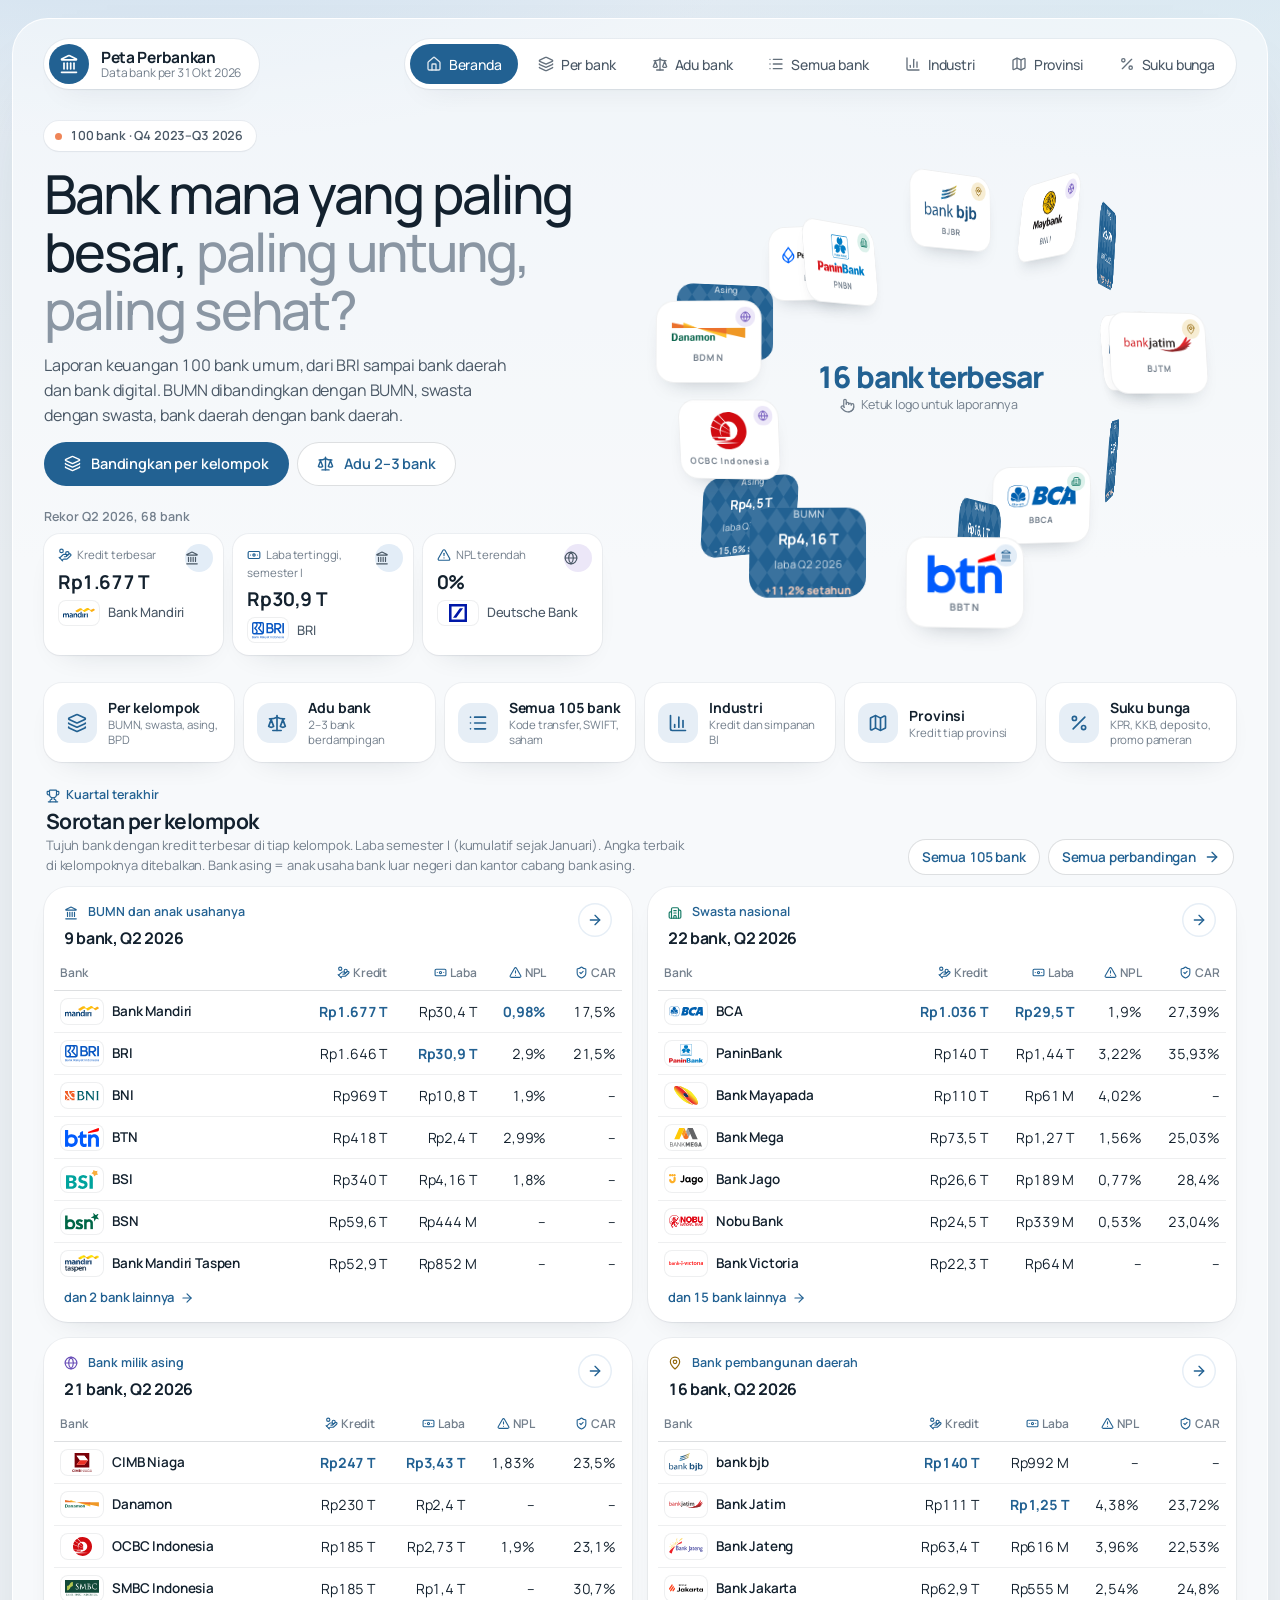
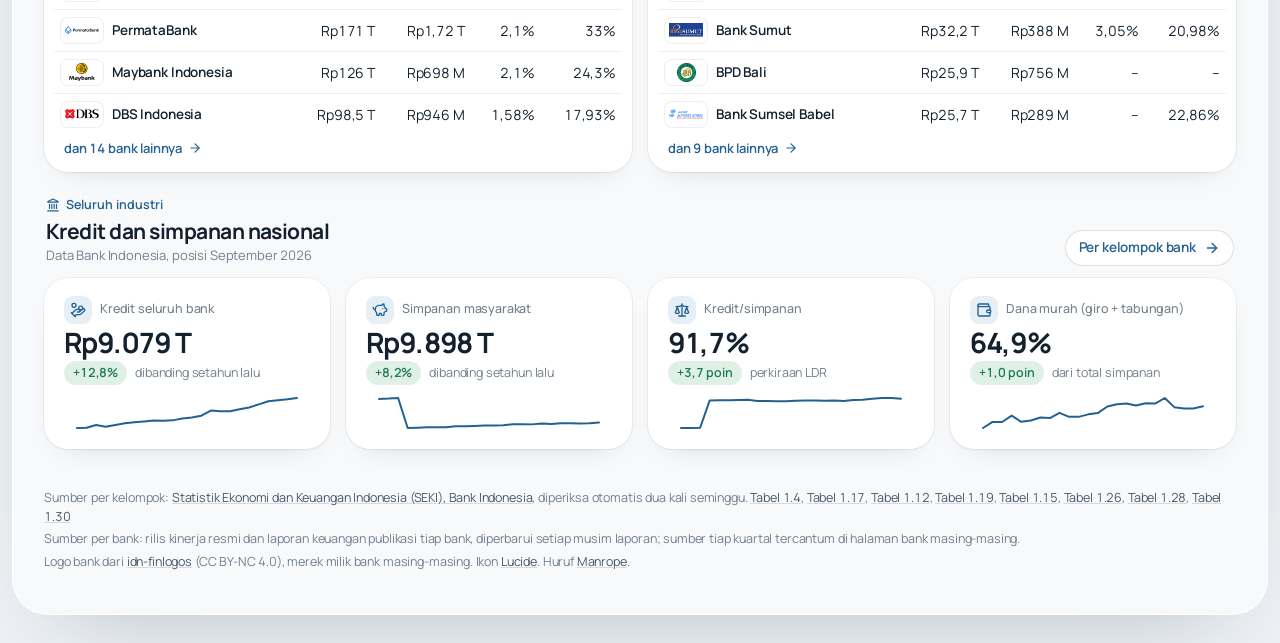
<file: index.html>
<!doctype html>
<html lang="id">
<head>
  <meta charset="utf-8">
  <meta name="viewport" content="width=device-width, initial-scale=1, viewport-fit=cover">
  <title>Peta Perbankan Indonesia</title>
  <meta name="description" content="Laporan keuangan BRI, Mandiri, BNI, BCA, dan bank besar lain per kuartal, dibandingkan dalam kelompoknya, plus kredit, simpanan, dan suku bunga seluruh industri dari Bank Indonesia.">
  <meta name="theme-color" content="#E2EBF3">
  <link rel="icon" href="icon.svg" type="image/svg+xml">
  <link rel="preload" href="manrope.woff2" as="font" type="font/woff2" crossorigin>
  <link rel="stylesheet" href="base.css">
  <link rel="stylesheet" href="style.css">
</head>
<body data-page="beranda">
  <div class="frame">
  <header class="top">
    <a class="brand" href="./">
      <span class="brand-mark"><svg class="lc" viewBox="0 0 24 24" fill="none" stroke="currentColor" stroke-width="2" stroke-linecap="round" stroke-linejoin="round" aria-hidden="true"><path d="M10 18v-7"/><path d="M11.119 2.205a2 2 0 0 1 1.762 0l7.84 3.846A.5.5 0 0 1 20.5 7h-17a.5.5 0 0 1-.22-.949z"/><path d="M14 18v-7"/><path d="M18 18v-7"/><path d="M3 22h18"/><path d="M6 18v-7"/></svg></span>
      <span class="brand-text"><b>Peta Perbankan</b><span id="updated">Memuat data…</span></span>
    </a>
    <nav class="top-nav" aria-label="Halaman">
      <a href="./" aria-current="page"><svg class="lc" viewBox="0 0 24 24" fill="none" stroke="currentColor" stroke-width="2" stroke-linecap="round" stroke-linejoin="round" aria-hidden="true"><path d="M15 21v-8a1 1 0 0 0-1-1h-4a1 1 0 0 0-1 1v8"/><path d="M3 10a2 2 0 0 1 .709-1.528l7-6a2 2 0 0 1 2.582 0l7 6A2 2 0 0 1 21 10v9a2 2 0 0 1-2 2H5a2 2 0 0 1-2-2z"/></svg><span>Beranda</span></a>
      <a href="bank.html"><svg class="lc" viewBox="0 0 24 24" fill="none" stroke="currentColor" stroke-width="2" stroke-linecap="round" stroke-linejoin="round" aria-hidden="true"><path d="M12.83 2.18a2 2 0 0 0-1.66 0L2.6 6.08a1 1 0 0 0 0 1.83l8.58 3.91a2 2 0 0 0 1.66 0l8.58-3.9a1 1 0 0 0 0-1.83z"/><path d="M2 12a1 1 0 0 0 .58.91l8.6 3.91a2 2 0 0 0 1.65 0l8.58-3.9A1 1 0 0 0 22 12"/><path d="M2 17a1 1 0 0 0 .58.91l8.6 3.91a2 2 0 0 0 1.65 0l8.58-3.9A1 1 0 0 0 22 17"/></svg><span>Per bank</span></a>
      <a href="banding.html"><svg class="lc" viewBox="0 0 24 24" fill="none" stroke="currentColor" stroke-width="2" stroke-linecap="round" stroke-linejoin="round" aria-hidden="true"><path d="M12 3v18"/><path d="m19 8 3 8a5 5 0 0 1-6 0zV7"/><path d="M3 7h1a17 17 0 0 0 8-2 17 17 0 0 0 8 2h1"/><path d="m5 8 3 8a5 5 0 0 1-6 0zV7"/><path d="M7 21h10"/></svg><span>Adu bank</span></a>
      <a href="daftar.html"><svg class="lc" viewBox="0 0 24 24" fill="none" stroke="currentColor" stroke-width="2" stroke-linecap="round" stroke-linejoin="round" aria-hidden="true"><path d="M3 5h.01"/><path d="M3 12h.01"/><path d="M3 19h.01"/><path d="M8 5h13"/><path d="M8 12h13"/><path d="M8 19h13"/></svg><span>Semua bank</span></a>
      <a href="industri.html"><svg class="lc" viewBox="0 0 24 24" fill="none" stroke="currentColor" stroke-width="2" stroke-linecap="round" stroke-linejoin="round" aria-hidden="true"><path d="M3 3v16a2 2 0 0 0 2 2h16"/><path d="M18 17V9"/><path d="M13 17V5"/><path d="M8 17v-3"/></svg><span>Industri</span></a>
      <a href="provinsi.html"><svg class="lc" viewBox="0 0 24 24" fill="none" stroke="currentColor" stroke-width="2" stroke-linecap="round" stroke-linejoin="round" aria-hidden="true"><path d="M14.106 5.553a2 2 0 0 0 1.788 0l3.659-1.83A1 1 0 0 1 21 4.619v12.764a1 1 0 0 1-.553.894l-4.553 2.277a2 2 0 0 1-1.788 0l-4.212-2.106a2 2 0 0 0-1.788 0l-3.659 1.83A1 1 0 0 1 3 19.381V6.618a1 1 0 0 1 .553-.894l4.553-2.277a2 2 0 0 1 1.788 0z"/><path d="M15 5.764v15"/><path d="M9 3.236v15"/></svg><span>Provinsi</span></a>
      <a href="bunga.html"><svg class="lc" viewBox="0 0 24 24" fill="none" stroke="currentColor" stroke-width="2" stroke-linecap="round" stroke-linejoin="round" aria-hidden="true"><line x1="19" x2="5" y1="5" y2="19"/><circle cx="6.5" cy="6.5" r="2.5"/><circle cx="17.5" cy="17.5" r="2.5"/></svg><span>Suku bunga</span></a>
    </nav>
  </header>

  <main class="main">
    <section class="hero" id="orbit" aria-label="Bank yang dibandingkan">
      <div class="hero-copy">
        <span class="eyebrow"><i class="dot"></i><span id="bank-eyebrow">Laporan keuangan tiap bank</span></span>
        <h1 class="display">Bank mana yang paling besar, <span class="soft">paling untung, paling sehat?</span></h1>
        <p class="lede">Laporan keuangan <span id="hero-nbank">64</span> bank umum, dari BRI sampai bank daerah dan bank digital. BUMN dibandingkan dengan BUMN, swasta dengan swasta, bank daerah dengan bank daerah.</p>
        <div class="hero-actions"><a class="btn dark" href="bank.html"><svg class="lc" viewBox="0 0 24 24" fill="none" stroke="currentColor" stroke-width="2" stroke-linecap="round" stroke-linejoin="round" aria-hidden="true"><path d="M12.83 2.18a2 2 0 0 0-1.66 0L2.6 6.08a1 1 0 0 0 0 1.83l8.58 3.91a2 2 0 0 0 1.66 0l8.58-3.9a1 1 0 0 0 0-1.83z"/><path d="M2 12a1 1 0 0 0 .58.91l8.6 3.91a2 2 0 0 0 1.65 0l8.58-3.9A1 1 0 0 0 22 12"/><path d="M2 17a1 1 0 0 0 .58.91l8.6 3.91a2 2 0 0 0 1.65 0l8.58-3.9A1 1 0 0 0 22 17"/></svg>Bandingkan per kelompok</a><a class="btn light" href="banding.html"><svg class="lc" viewBox="0 0 24 24" fill="none" stroke="currentColor" stroke-width="2" stroke-linecap="round" stroke-linejoin="round" aria-hidden="true"><path d="M12 3v18"/><path d="m19 8 3 8a5 5 0 0 1-6 0zV7"/><path d="M3 7h1a17 17 0 0 0 8-2 17 17 0 0 0 8 2h1"/><path d="m5 8 3 8a5 5 0 0 1-6 0zV7"/><path d="M7 21h10"/></svg>Adu 2–3 bank</a></div>
        <div class="facts needs-bank">
          <span class="facts-label">Rekor <span id="hero-facts-q">kuartal terakhir</span></span>
          <div class="fact-row" id="hero-facts"></div>
        </div>
      </div>
      <div class="orbit-wrap needs-bank">
        <div class="orbit-core" id="orbit-core"><b id="orbit-count">20 bank terbesar</b><span><svg class="lc" viewBox="0 0 24 24" fill="none" stroke="currentColor" stroke-width="2" stroke-linecap="round" stroke-linejoin="round" aria-hidden="true"><path d="M22 14a8 8 0 0 1-8 8"/><path d="M18 11v-1a2 2 0 0 0-2-2a2 2 0 0 0-2 2"/><path d="M14 10V9a2 2 0 0 0-2-2a2 2 0 0 0-2 2v1"/><path d="M10 9.5V4a2 2 0 0 0-2-2a2 2 0 0 0-2 2v10"/><path d="M18 11a2 2 0 1 1 4 0v3a8 8 0 0 1-8 8h-2c-2.8 0-4.5-.86-5.99-2.34l-3.6-3.6a2 2 0 0 1 2.83-2.82L7 15"/></svg>Ketuk logo untuk laporannya</span></div>
        <div class="orbit-field" id="orbit-field"></div>
      </div>
    </section>

    <nav class="explore" aria-label="Jelajahi">
      <a class="ex" href="bank.html"><span class="ex-ic"><svg class="lc" viewBox="0 0 24 24" fill="none" stroke="currentColor" stroke-width="2" stroke-linecap="round" stroke-linejoin="round" aria-hidden="true"><path d="M12.83 2.18a2 2 0 0 0-1.66 0L2.6 6.08a1 1 0 0 0 0 1.83l8.58 3.91a2 2 0 0 0 1.66 0l8.58-3.9a1 1 0 0 0 0-1.83z"/><path d="M2 12a1 1 0 0 0 .58.91l8.6 3.91a2 2 0 0 0 1.65 0l8.58-3.9A1 1 0 0 0 22 12"/><path d="M2 17a1 1 0 0 0 .58.91l8.6 3.91a2 2 0 0 0 1.65 0l8.58-3.9A1 1 0 0 0 22 17"/></svg></span><span class="ex-t"><b>Per kelompok</b><small>BUMN, swasta, asing, BPD</small></span><svg class="lc ex-go" viewBox="0 0 24 24" fill="none" stroke="currentColor" stroke-width="2" stroke-linecap="round" stroke-linejoin="round" aria-hidden="true"><path d="M7 7h10v10"/><path d="M7 17 17 7"/></svg></a>
      <a class="ex" href="banding.html"><span class="ex-ic"><svg class="lc" viewBox="0 0 24 24" fill="none" stroke="currentColor" stroke-width="2" stroke-linecap="round" stroke-linejoin="round" aria-hidden="true"><path d="M12 3v18"/><path d="m19 8 3 8a5 5 0 0 1-6 0zV7"/><path d="M3 7h1a17 17 0 0 0 8-2 17 17 0 0 0 8 2h1"/><path d="m5 8 3 8a5 5 0 0 1-6 0zV7"/><path d="M7 21h10"/></svg></span><span class="ex-t"><b>Adu bank</b><small>2–3 bank berdampingan</small></span><svg class="lc ex-go" viewBox="0 0 24 24" fill="none" stroke="currentColor" stroke-width="2" stroke-linecap="round" stroke-linejoin="round" aria-hidden="true"><path d="M7 7h10v10"/><path d="M7 17 17 7"/></svg></a>
      <a class="ex" href="daftar.html"><span class="ex-ic"><svg class="lc" viewBox="0 0 24 24" fill="none" stroke="currentColor" stroke-width="2" stroke-linecap="round" stroke-linejoin="round" aria-hidden="true"><path d="M3 5h.01"/><path d="M3 12h.01"/><path d="M3 19h.01"/><path d="M8 5h13"/><path d="M8 12h13"/><path d="M8 19h13"/></svg></span><span class="ex-t"><b>Semua 105 bank</b><small>Kode transfer, SWIFT, saham</small></span><svg class="lc ex-go" viewBox="0 0 24 24" fill="none" stroke="currentColor" stroke-width="2" stroke-linecap="round" stroke-linejoin="round" aria-hidden="true"><path d="M7 7h10v10"/><path d="M7 17 17 7"/></svg></a>
      <a class="ex" href="industri.html"><span class="ex-ic"><svg class="lc" viewBox="0 0 24 24" fill="none" stroke="currentColor" stroke-width="2" stroke-linecap="round" stroke-linejoin="round" aria-hidden="true"><path d="M3 3v16a2 2 0 0 0 2 2h16"/><path d="M18 17V9"/><path d="M13 17V5"/><path d="M8 17v-3"/></svg></span><span class="ex-t"><b>Industri</b><small>Kredit dan simpanan BI</small></span><svg class="lc ex-go" viewBox="0 0 24 24" fill="none" stroke="currentColor" stroke-width="2" stroke-linecap="round" stroke-linejoin="round" aria-hidden="true"><path d="M7 7h10v10"/><path d="M7 17 17 7"/></svg></a>
      <a class="ex" href="provinsi.html"><span class="ex-ic"><svg class="lc" viewBox="0 0 24 24" fill="none" stroke="currentColor" stroke-width="2" stroke-linecap="round" stroke-linejoin="round" aria-hidden="true"><path d="M14.106 5.553a2 2 0 0 0 1.788 0l3.659-1.83A1 1 0 0 1 21 4.619v12.764a1 1 0 0 1-.553.894l-4.553 2.277a2 2 0 0 1-1.788 0l-4.212-2.106a2 2 0 0 0-1.788 0l-3.659 1.83A1 1 0 0 1 3 19.381V6.618a1 1 0 0 1 .553-.894l4.553-2.277a2 2 0 0 1 1.788 0z"/><path d="M15 5.764v15"/><path d="M9 3.236v15"/></svg></span><span class="ex-t"><b>Provinsi</b><small>Kredit tiap provinsi</small></span><svg class="lc ex-go" viewBox="0 0 24 24" fill="none" stroke="currentColor" stroke-width="2" stroke-linecap="round" stroke-linejoin="round" aria-hidden="true"><path d="M7 7h10v10"/><path d="M7 17 17 7"/></svg></a>
      <a class="ex" href="bunga.html"><span class="ex-ic"><svg class="lc" viewBox="0 0 24 24" fill="none" stroke="currentColor" stroke-width="2" stroke-linecap="round" stroke-linejoin="round" aria-hidden="true"><line x1="19" x2="5" y1="5" y2="19"/><circle cx="6.5" cy="6.5" r="2.5"/><circle cx="17.5" cy="17.5" r="2.5"/></svg></span><span class="ex-t"><b>Suku bunga</b><small>KPR, KKB, deposito, promo pameran</small></span><svg class="lc ex-go" viewBox="0 0 24 24" fill="none" stroke="currentColor" stroke-width="2" stroke-linecap="round" stroke-linejoin="round" aria-hidden="true"><path d="M7 7h10v10"/><path d="M7 17 17 7"/></svg></a>
    </nav>

    <div id="banner" class="banner" hidden></div>

    <section class="sect needs-bank" aria-labelledby="sorotan-h">
      <div class="sect-head">
        <div><span class="kicker"><svg class="lc" viewBox="0 0 24 24" fill="none" stroke="currentColor" stroke-width="2" stroke-linecap="round" stroke-linejoin="round" aria-hidden="true"><path d="M10 14.66V17a1 1 0 0 1-1 1 2 2 0 0 0-2 2v2"/><path d="M14 14.66V17a1 1 0 0 0 1 1 2 2 0 0 1 2 2v2"/><path d="M17.916 10H19.5A2.5 2.5 0 0 0 22 7.5V5a1 1 0 0 0-1-1h-3"/><path d="M4 22h16"/><path d="M6 9a6 6 0 0 0 12 0V3a1 1 0 0 0-1-1H7a1 1 0 0 0-1 1z"/><path d="M6.084 10H4.5A2.5 2.5 0 0 1 2 7.5V5a1 1 0 0 1 1-1h3"/></svg>Kuartal terakhir</span><h2 id="sorotan-h">Sorotan per kelompok</h2><p id="sorotan-sub"></p></div>
        <div class="sect-actions"><a class="btn light sm" href="daftar.html">Semua 105 bank</a><a class="btn light sm" href="bank.html">Semua perbandingan <svg class="lc" viewBox="0 0 24 24" fill="none" stroke="currentColor" stroke-width="2" stroke-linecap="round" stroke-linejoin="round" aria-hidden="true"><path d="M5 12h14"/><path d="m12 5 7 7-7 7"/></svg></a></div>
      </div>
      <div class="grid two so-grid" id="sorotan"></div>
    </section>

    <section class="sect seki" aria-labelledby="industri-h">
      <div class="sect-head">
        <div><span class="kicker"><svg class="lc" viewBox="0 0 24 24" fill="none" stroke="currentColor" stroke-width="2" stroke-linecap="round" stroke-linejoin="round" aria-hidden="true"><path d="M10 18v-7"/><path d="M11.119 2.205a2 2 0 0 1 1.762 0l7.84 3.846A.5.5 0 0 1 20.5 7h-17a.5.5 0 0 1-.22-.949z"/><path d="M14 18v-7"/><path d="M18 18v-7"/><path d="M3 22h18"/><path d="M6 18v-7"/></svg>Seluruh industri</span><h2 id="industri-h">Kredit dan simpanan nasional</h2><p id="eyebrow">Data Bank Indonesia</p></div>
        <a class="btn light sm" href="industri.html">Per kelompok bank <svg class="lc" viewBox="0 0 24 24" fill="none" stroke="currentColor" stroke-width="2" stroke-linecap="round" stroke-linejoin="round" aria-hidden="true"><path d="M5 12h14"/><path d="m12 5 7 7-7 7"/></svg></a>
      </div>
      <div class="grid four" id="stats">
      <div class="card stat"><div class="skeleton" style="height:96px"></div></div>
      <div class="card stat"><div class="skeleton" style="height:96px"></div></div>
      <div class="card stat"><div class="skeleton" style="height:96px"></div></div>
      <div class="card stat"><div class="skeleton" style="height:96px"></div></div>
      </div>
    </section>
  </main>

  <footer class="foot">
    <span>Sumber per kelompok: <a href="https://www.bi.go.id/id/statistik/ekonomi-keuangan/seki/default.aspx" target="_blank" rel="noopener">Statistik Ekonomi dan Keuangan Indonesia (SEKI), Bank Indonesia</a>, diperiksa otomatis dua kali seminggu. <span id="src-list"></span></span>
    <span>Sumber per bank: rilis kinerja resmi dan laporan keuangan publikasi tiap bank, diperbarui setiap musim laporan; sumber tiap kuartal tercantum di halaman bank masing-masing.</span>
    <span>Logo bank dari <a href="https://github.com/hafidznoor/idn-finlogos" target="_blank" rel="noopener">idn-finlogos</a> (CC BY-NC 4.0), merek milik bank masing-masing. Ikon <a href="https://lucide.dev" target="_blank" rel="noopener">Lucide</a>. Huruf <a href="https://github.com/sharanda/manrope" target="_blank" rel="noopener">Manrope</a>.</span>
  </footer>
  </div>

  <script type="module" src="app.js"></script>
</body>
</html>
</file>
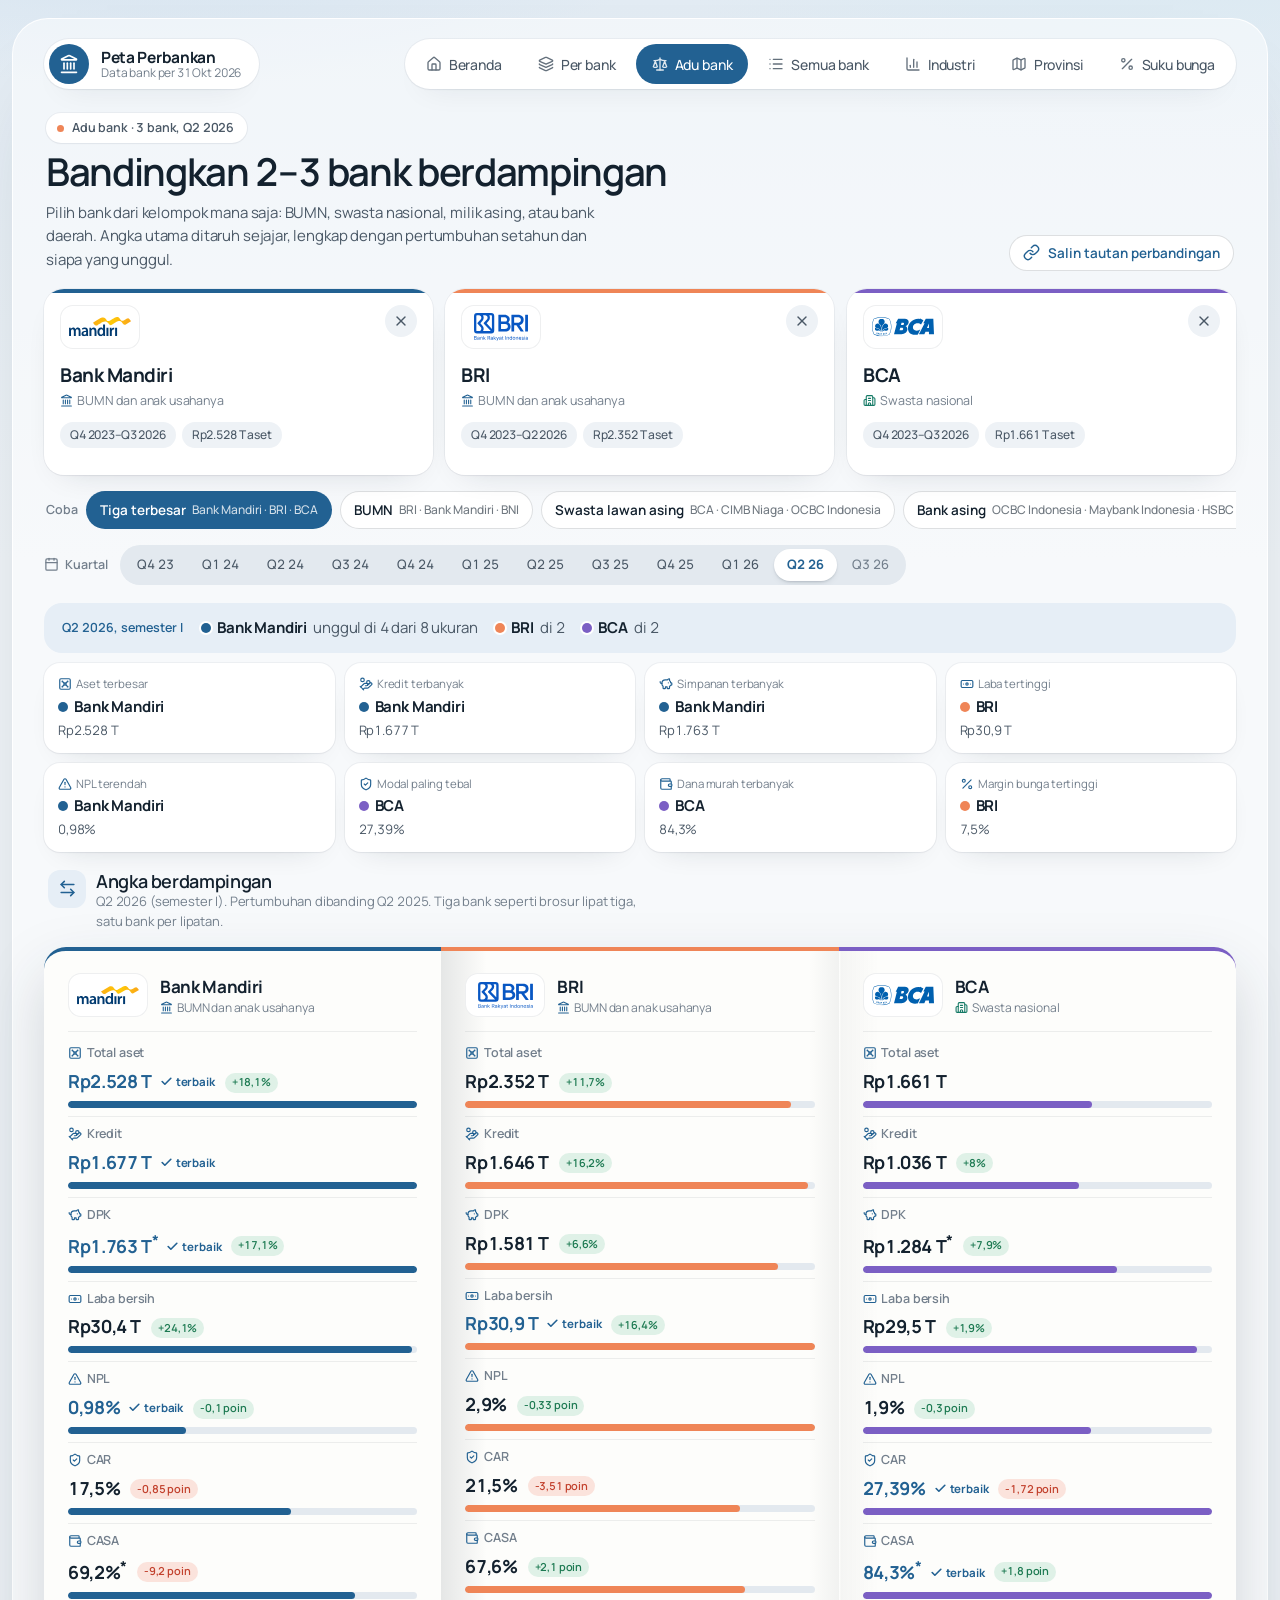
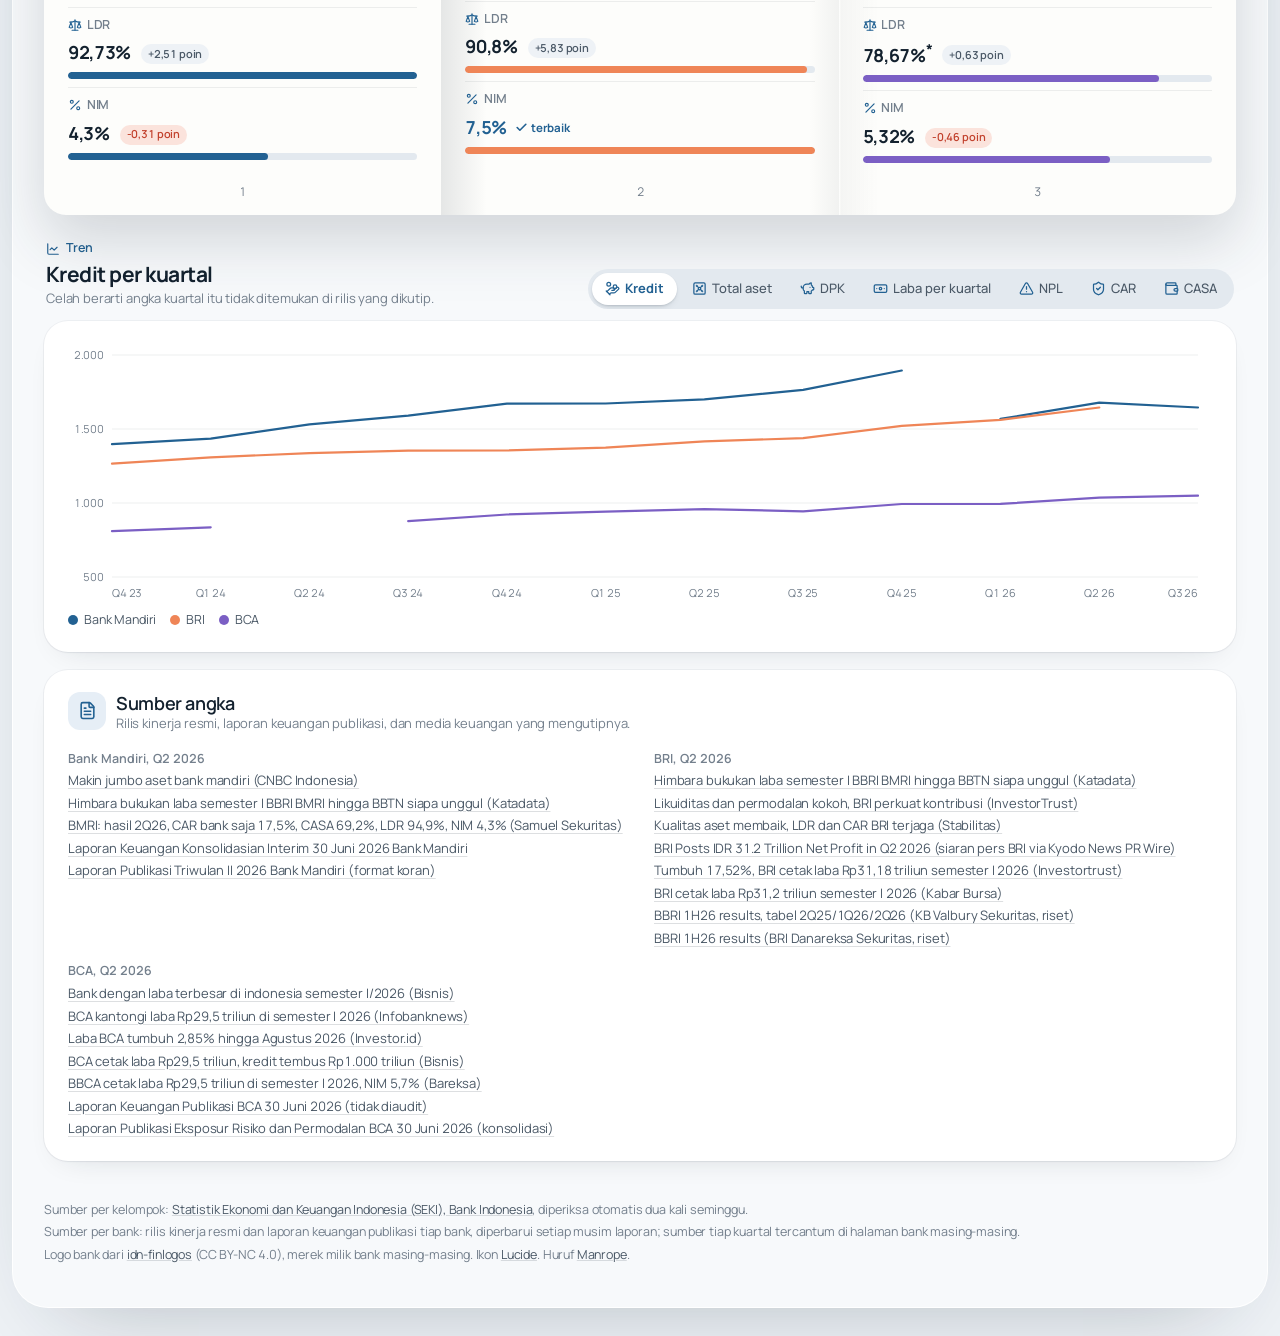
<file: banding.html>
<!doctype html>
<html lang="id">
<head>
  <meta charset="utf-8">
  <meta name="viewport" content="width=device-width, initial-scale=1, viewport-fit=cover">
  <title>Adu 2–3 bank · Peta Perbankan</title>
  <meta name="description" content="Bandingkan dua atau tiga bank mana saja secara berdampingan: aset, kredit, DPK, laba, NPL, CAR, CASA, LDR, dan NIM per kuartal.">
  <meta name="theme-color" content="#E2EBF3">
  <link rel="icon" href="icon.svg" type="image/svg+xml">
  <link rel="preload" href="manrope.woff2" as="font" type="font/woff2" crossorigin>
  <link rel="stylesheet" href="base.css">
  <link rel="stylesheet" href="style.css">
</head>
<body data-page="banding">
  <div class="frame">
  <header class="top">
    <a class="brand" href="./">
      <span class="brand-mark"><svg class="lc" viewBox="0 0 24 24" fill="none" stroke="currentColor" stroke-width="2" stroke-linecap="round" stroke-linejoin="round" aria-hidden="true"><path d="M10 18v-7"/><path d="M11.119 2.205a2 2 0 0 1 1.762 0l7.84 3.846A.5.5 0 0 1 20.5 7h-17a.5.5 0 0 1-.22-.949z"/><path d="M14 18v-7"/><path d="M18 18v-7"/><path d="M3 22h18"/><path d="M6 18v-7"/></svg></span>
      <span class="brand-text"><b>Peta Perbankan</b><span id="updated">Memuat data…</span></span>
    </a>
    <nav class="top-nav" aria-label="Halaman">
      <a href="./"><svg class="lc" viewBox="0 0 24 24" fill="none" stroke="currentColor" stroke-width="2" stroke-linecap="round" stroke-linejoin="round" aria-hidden="true"><path d="M15 21v-8a1 1 0 0 0-1-1h-4a1 1 0 0 0-1 1v8"/><path d="M3 10a2 2 0 0 1 .709-1.528l7-6a2 2 0 0 1 2.582 0l7 6A2 2 0 0 1 21 10v9a2 2 0 0 1-2 2H5a2 2 0 0 1-2-2z"/></svg><span>Beranda</span></a>
      <a href="bank.html"><svg class="lc" viewBox="0 0 24 24" fill="none" stroke="currentColor" stroke-width="2" stroke-linecap="round" stroke-linejoin="round" aria-hidden="true"><path d="M12.83 2.18a2 2 0 0 0-1.66 0L2.6 6.08a1 1 0 0 0 0 1.83l8.58 3.91a2 2 0 0 0 1.66 0l8.58-3.9a1 1 0 0 0 0-1.83z"/><path d="M2 12a1 1 0 0 0 .58.91l8.6 3.91a2 2 0 0 0 1.65 0l8.58-3.9A1 1 0 0 0 22 12"/><path d="M2 17a1 1 0 0 0 .58.91l8.6 3.91a2 2 0 0 0 1.65 0l8.58-3.9A1 1 0 0 0 22 17"/></svg><span>Per bank</span></a>
      <a href="banding.html" aria-current="page"><svg class="lc" viewBox="0 0 24 24" fill="none" stroke="currentColor" stroke-width="2" stroke-linecap="round" stroke-linejoin="round" aria-hidden="true"><path d="M12 3v18"/><path d="m19 8 3 8a5 5 0 0 1-6 0zV7"/><path d="M3 7h1a17 17 0 0 0 8-2 17 17 0 0 0 8 2h1"/><path d="m5 8 3 8a5 5 0 0 1-6 0zV7"/><path d="M7 21h10"/></svg><span>Adu bank</span></a>
      <a href="daftar.html"><svg class="lc" viewBox="0 0 24 24" fill="none" stroke="currentColor" stroke-width="2" stroke-linecap="round" stroke-linejoin="round" aria-hidden="true"><path d="M3 5h.01"/><path d="M3 12h.01"/><path d="M3 19h.01"/><path d="M8 5h13"/><path d="M8 12h13"/><path d="M8 19h13"/></svg><span>Semua bank</span></a>
      <a href="industri.html"><svg class="lc" viewBox="0 0 24 24" fill="none" stroke="currentColor" stroke-width="2" stroke-linecap="round" stroke-linejoin="round" aria-hidden="true"><path d="M3 3v16a2 2 0 0 0 2 2h16"/><path d="M18 17V9"/><path d="M13 17V5"/><path d="M8 17v-3"/></svg><span>Industri</span></a>
      <a href="provinsi.html"><svg class="lc" viewBox="0 0 24 24" fill="none" stroke="currentColor" stroke-width="2" stroke-linecap="round" stroke-linejoin="round" aria-hidden="true"><path d="M14.106 5.553a2 2 0 0 0 1.788 0l3.659-1.83A1 1 0 0 1 21 4.619v12.764a1 1 0 0 1-.553.894l-4.553 2.277a2 2 0 0 1-1.788 0l-4.212-2.106a2 2 0 0 0-1.788 0l-3.659 1.83A1 1 0 0 1 3 19.381V6.618a1 1 0 0 1 .553-.894l4.553-2.277a2 2 0 0 1 1.788 0z"/><path d="M15 5.764v15"/><path d="M9 3.236v15"/></svg><span>Provinsi</span></a>
      <a href="bunga.html"><svg class="lc" viewBox="0 0 24 24" fill="none" stroke="currentColor" stroke-width="2" stroke-linecap="round" stroke-linejoin="round" aria-hidden="true"><line x1="19" x2="5" y1="5" y2="19"/><circle cx="6.5" cy="6.5" r="2.5"/><circle cx="17.5" cy="17.5" r="2.5"/></svg><span>Suku bunga</span></a>
    </nav>
  </header>

  <main class="main">
    <section class="page-head">
      <div class="ph-copy">
        <span class="eyebrow"><i class="dot"></i><span id="cmp-eyebrow">Adu bank</span></span>
        <h1 class="page-title">Bandingkan 2–3 bank berdampingan</h1>
        <p class="lede">Pilih bank dari kelompok mana saja: BUMN, swasta nasional, milik asing, atau bank daerah. Angka utama ditaruh sejajar, lengkap dengan pertumbuhan setahun dan siapa yang unggul.</p>
      </div>
      <div class="ph-tools"><button type="button" class="btn light sm" id="cmp-share"><svg class="lc" viewBox="0 0 24 24" fill="none" stroke="currentColor" stroke-width="2" stroke-linecap="round" stroke-linejoin="round" aria-hidden="true"><path d="M10 13a5 5 0 0 0 7.54.54l3-3a5 5 0 0 0-7.07-7.07l-1.72 1.71"/><path d="M14 11a5 5 0 0 0-7.54-.54l-3 3a5 5 0 0 0 7.07 7.07l1.71-1.71"/></svg><span>Salin tautan perbandingan</span></button></div>
    </section>

    <div id="banner" class="banner" hidden></div>

    <section class="cmp-slots needs-bank" id="cmp-slots" aria-label="Bank yang dibandingkan"></section>
    <div class="cmp-picks needs-bank" id="cmp-picks"></div>

    <div class="qbar needs-bank" id="cmp-qbar">
      <span class="qbar-label"><svg class="lc" viewBox="0 0 24 24" fill="none" stroke="currentColor" stroke-width="2" stroke-linecap="round" stroke-linejoin="round" aria-hidden="true"><path d="M8 2v3"/><path d="M16 2v3"/><rect x="3" y="3" width="18" height="18" rx="2"/><path d="M3 9h18"/></svg>Kuartal</span>
      <div class="seg qseg" id="cmp-quarter" role="group" aria-label="Kuartal"></div>
    </div>

    <section class="cmp-verdict needs-bank" id="cmp-verdict" aria-label="Siapa unggul"></section>

    <section class="card needs-bank" aria-labelledby="cmp-table-h">
      <div class="card-head"><span class="ch-ic"><svg class="lc" viewBox="0 0 24 24" fill="none" stroke="currentColor" stroke-width="2" stroke-linecap="round" stroke-linejoin="round" aria-hidden="true"><path d="M8 3 4 7l4 4"/><path d="M4 7h16"/><path d="m16 21 4-4-4-4"/><path d="M20 17H4"/></svg></span><div><h2 id="cmp-table-h">Angka berdampingan</h2><p id="cmp-table-sub"></p></div></div>
      <div class="cmp-table" id="cmp-table" role="table" aria-labelledby="cmp-table-h"></div>
    </section>

    <section class="sect needs-bank" id="cmp-trend-sect" aria-labelledby="cmp-trend-h">
      <div class="sect-head">
        <div><span class="kicker"><svg class="lc" viewBox="0 0 24 24" fill="none" stroke="currentColor" stroke-width="2" stroke-linecap="round" stroke-linejoin="round" aria-hidden="true"><path d="M3 3v16a2 2 0 0 0 2 2h16"/><path d="m19 9-5 5-4-4-3 3"/></svg>Tren</span><h2 id="cmp-trend-h">Per kuartal</h2><p id="cmp-trend-note"></p></div>
        <div class="seg" id="cmp-metric" role="group" aria-label="Ukuran"></div>
      </div>
      <div class="card"><div id="cmp-trend"></div></div>
    </section>

    <section class="card needs-bank" aria-labelledby="cmp-src-h">
      <div class="card-head"><span class="ch-ic"><svg class="lc" viewBox="0 0 24 24" fill="none" stroke="currentColor" stroke-width="2" stroke-linecap="round" stroke-linejoin="round" aria-hidden="true"><path d="M6 22a2 2 0 0 1-2-2V4a2 2 0 0 1 2-2h8a2.4 2.4 0 0 1 1.704.706l3.588 3.588A2.4 2.4 0 0 1 20 8v12a2 2 0 0 1-2 2z"/><path d="M14 2v5a1 1 0 0 0 1 1h5"/><path d="M10 9H8"/><path d="M16 13H8"/><path d="M16 17H8"/></svg></span><div><h2 id="cmp-src-h">Sumber angka</h2><p>Rilis kinerja resmi, laporan keuangan publikasi, dan media keuangan yang mengutipnya.</p></div></div>
      <ul class="bd-sources" id="cmp-sources"></ul>
    </section>
  </main>

  <footer class="foot">
    <span>Sumber per kelompok: <a href="https://www.bi.go.id/id/statistik/ekonomi-keuangan/seki/default.aspx" target="_blank" rel="noopener">Statistik Ekonomi dan Keuangan Indonesia (SEKI), Bank Indonesia</a>, diperiksa otomatis dua kali seminggu. <span id="src-list"></span></span>
    <span>Sumber per bank: rilis kinerja resmi dan laporan keuangan publikasi tiap bank, diperbarui setiap musim laporan; sumber tiap kuartal tercantum di halaman bank masing-masing.</span>
    <span>Logo bank dari <a href="https://github.com/hafidznoor/idn-finlogos" target="_blank" rel="noopener">idn-finlogos</a> (CC BY-NC 4.0), merek milik bank masing-masing. Ikon <a href="https://lucide.dev" target="_blank" rel="noopener">Lucide</a>. Huruf <a href="https://github.com/sharanda/manrope" target="_blank" rel="noopener">Manrope</a>.</span>
  </footer>
  </div>

  <script type="module" src="app.js"></script>
</body>
</html>
</file>
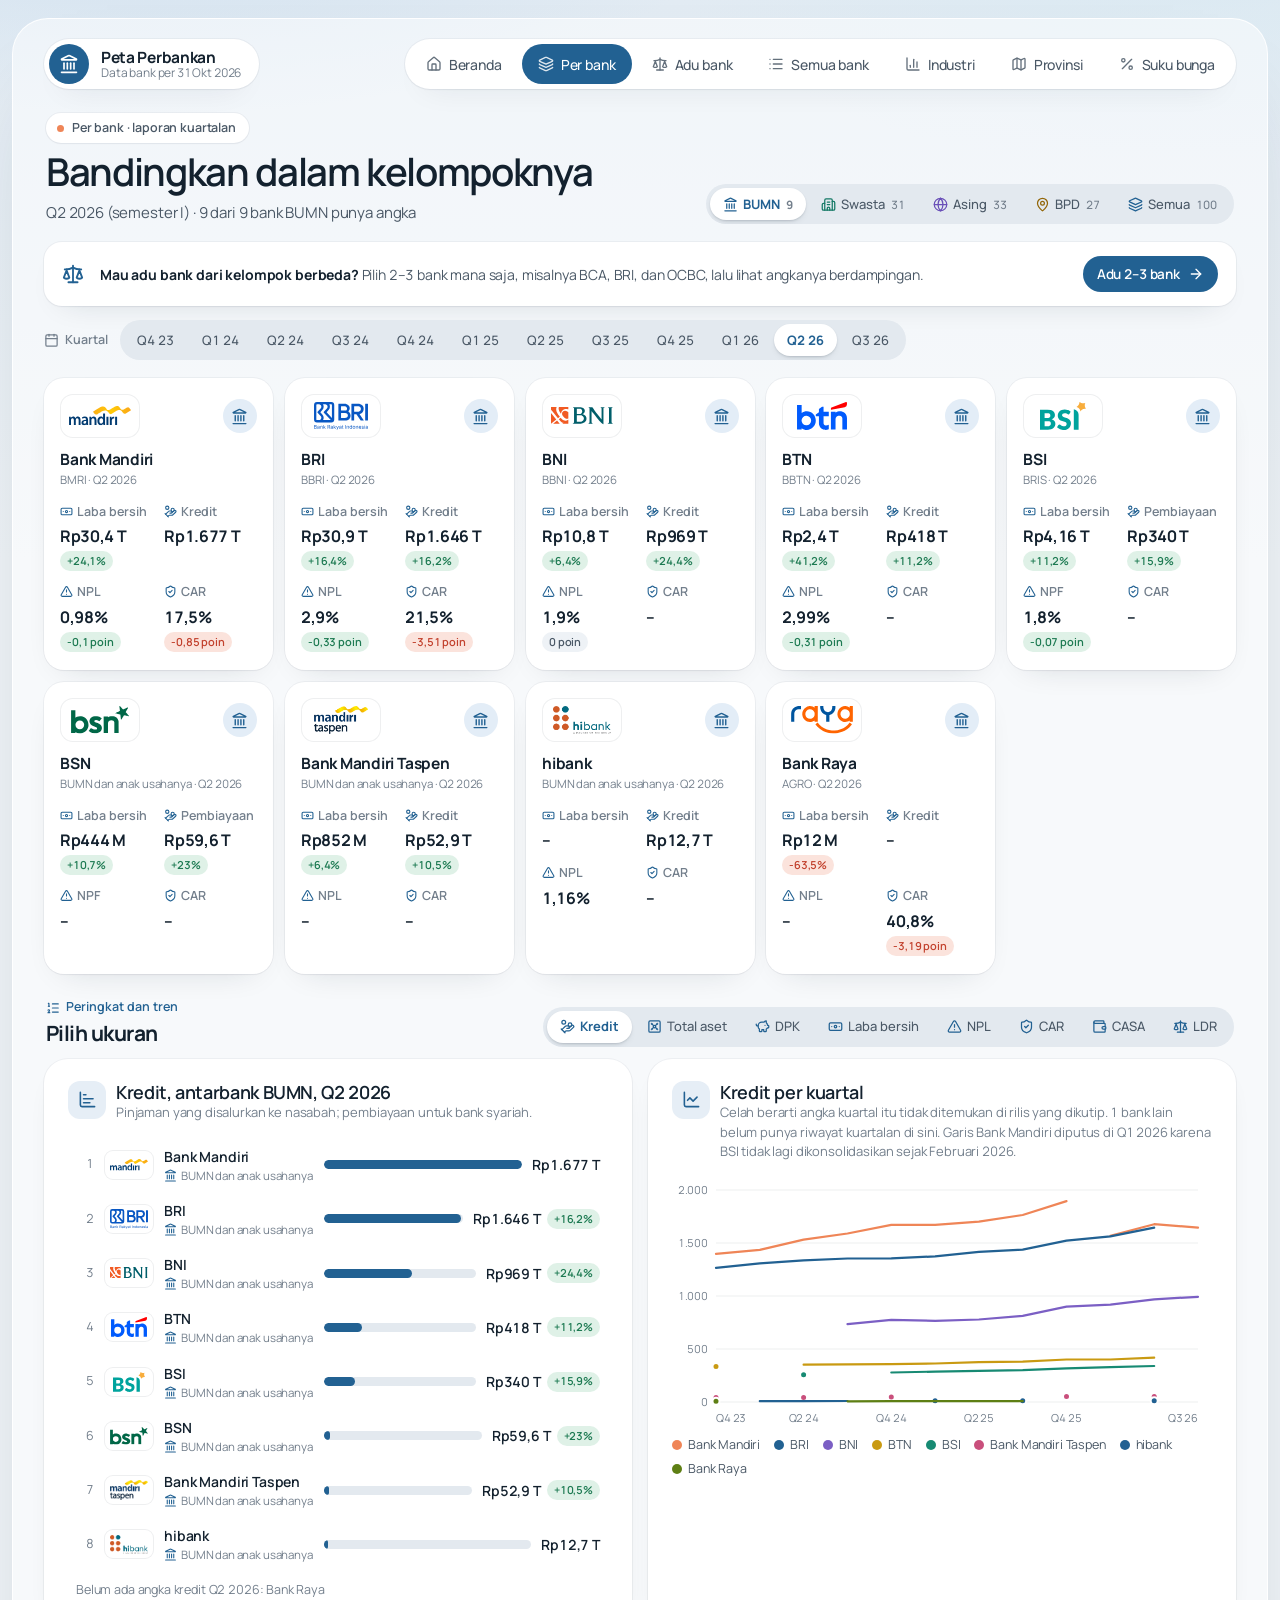
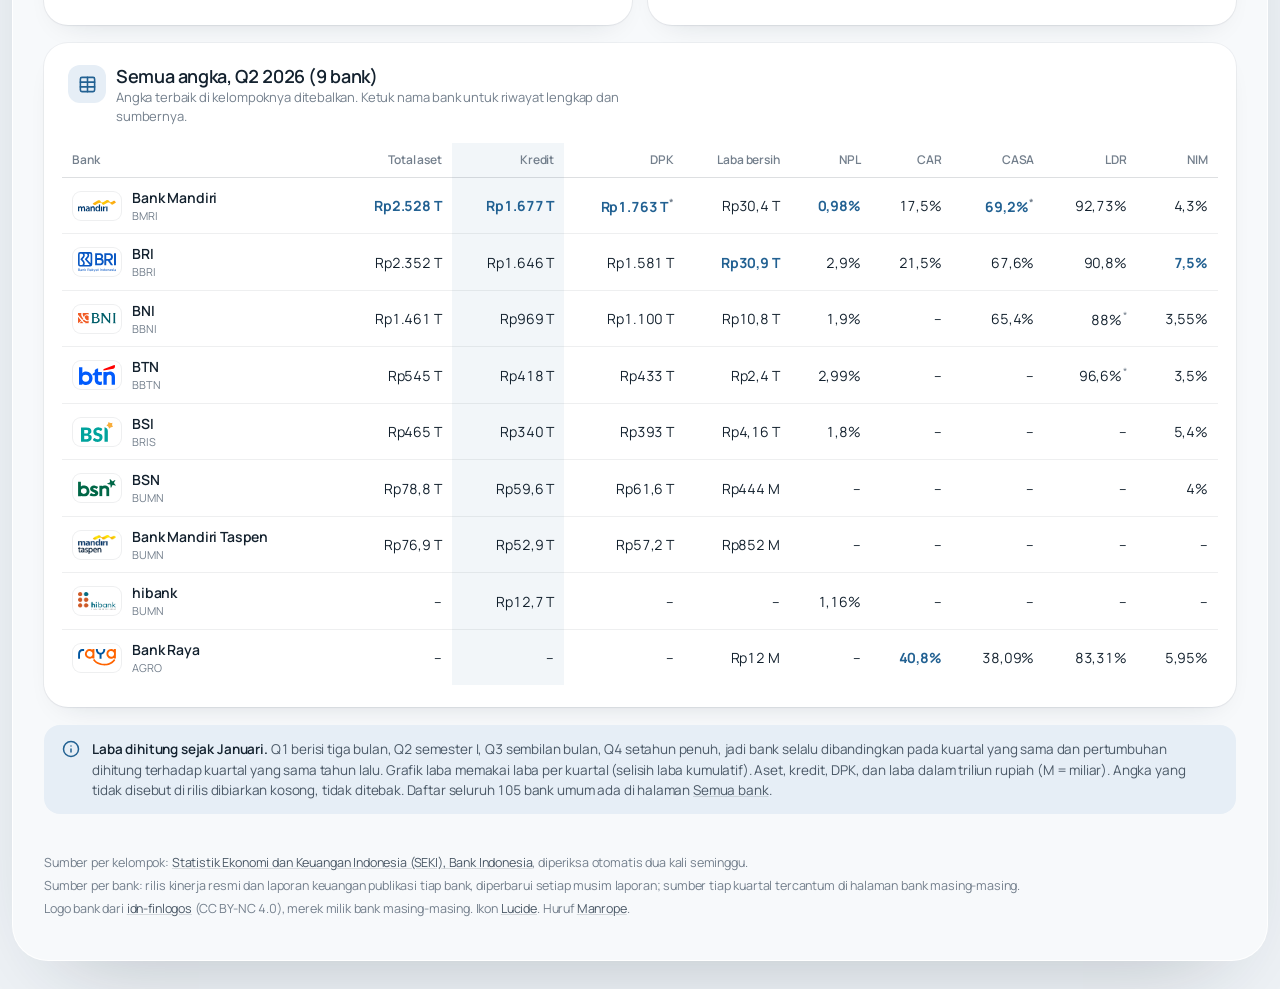
<file: bank.html>
<!doctype html>
<html lang="id">
<head>
  <meta charset="utf-8">
  <meta name="viewport" content="width=device-width, initial-scale=1, viewport-fit=cover">
  <title>Bandingkan bank per kuartal · Peta Perbankan</title>
  <meta name="description" content="Aset, kredit, DPK, laba, NPL, CAR, CASA, dan LDR bank BUMN, swasta nasional, bank milik asing, dan BPD per kuartal, dibandingkan dalam kelompoknya.">
  <meta name="theme-color" content="#E2EBF3">
  <link rel="icon" href="icon.svg" type="image/svg+xml">
  <link rel="preload" href="manrope.woff2" as="font" type="font/woff2" crossorigin>
  <link rel="stylesheet" href="base.css">
  <link rel="stylesheet" href="style.css">
</head>
<body data-page="bank">
  <div class="frame">
  <header class="top">
    <a class="brand" href="./">
      <span class="brand-mark"><svg class="lc" viewBox="0 0 24 24" fill="none" stroke="currentColor" stroke-width="2" stroke-linecap="round" stroke-linejoin="round" aria-hidden="true"><path d="M10 18v-7"/><path d="M11.119 2.205a2 2 0 0 1 1.762 0l7.84 3.846A.5.5 0 0 1 20.5 7h-17a.5.5 0 0 1-.22-.949z"/><path d="M14 18v-7"/><path d="M18 18v-7"/><path d="M3 22h18"/><path d="M6 18v-7"/></svg></span>
      <span class="brand-text"><b>Peta Perbankan</b><span id="updated">Memuat data…</span></span>
    </a>
    <nav class="top-nav" aria-label="Halaman">
      <a href="./"><svg class="lc" viewBox="0 0 24 24" fill="none" stroke="currentColor" stroke-width="2" stroke-linecap="round" stroke-linejoin="round" aria-hidden="true"><path d="M15 21v-8a1 1 0 0 0-1-1h-4a1 1 0 0 0-1 1v8"/><path d="M3 10a2 2 0 0 1 .709-1.528l7-6a2 2 0 0 1 2.582 0l7 6A2 2 0 0 1 21 10v9a2 2 0 0 1-2 2H5a2 2 0 0 1-2-2z"/></svg><span>Beranda</span></a>
      <a href="bank.html" aria-current="page"><svg class="lc" viewBox="0 0 24 24" fill="none" stroke="currentColor" stroke-width="2" stroke-linecap="round" stroke-linejoin="round" aria-hidden="true"><path d="M12.83 2.18a2 2 0 0 0-1.66 0L2.6 6.08a1 1 0 0 0 0 1.83l8.58 3.91a2 2 0 0 0 1.66 0l8.58-3.9a1 1 0 0 0 0-1.83z"/><path d="M2 12a1 1 0 0 0 .58.91l8.6 3.91a2 2 0 0 0 1.65 0l8.58-3.9A1 1 0 0 0 22 12"/><path d="M2 17a1 1 0 0 0 .58.91l8.6 3.91a2 2 0 0 0 1.65 0l8.58-3.9A1 1 0 0 0 22 17"/></svg><span>Per bank</span></a>
      <a href="banding.html"><svg class="lc" viewBox="0 0 24 24" fill="none" stroke="currentColor" stroke-width="2" stroke-linecap="round" stroke-linejoin="round" aria-hidden="true"><path d="M12 3v18"/><path d="m19 8 3 8a5 5 0 0 1-6 0zV7"/><path d="M3 7h1a17 17 0 0 0 8-2 17 17 0 0 0 8 2h1"/><path d="m5 8 3 8a5 5 0 0 1-6 0zV7"/><path d="M7 21h10"/></svg><span>Adu bank</span></a>
      <a href="daftar.html"><svg class="lc" viewBox="0 0 24 24" fill="none" stroke="currentColor" stroke-width="2" stroke-linecap="round" stroke-linejoin="round" aria-hidden="true"><path d="M3 5h.01"/><path d="M3 12h.01"/><path d="M3 19h.01"/><path d="M8 5h13"/><path d="M8 12h13"/><path d="M8 19h13"/></svg><span>Semua bank</span></a>
      <a href="industri.html"><svg class="lc" viewBox="0 0 24 24" fill="none" stroke="currentColor" stroke-width="2" stroke-linecap="round" stroke-linejoin="round" aria-hidden="true"><path d="M3 3v16a2 2 0 0 0 2 2h16"/><path d="M18 17V9"/><path d="M13 17V5"/><path d="M8 17v-3"/></svg><span>Industri</span></a>
      <a href="provinsi.html"><svg class="lc" viewBox="0 0 24 24" fill="none" stroke="currentColor" stroke-width="2" stroke-linecap="round" stroke-linejoin="round" aria-hidden="true"><path d="M14.106 5.553a2 2 0 0 0 1.788 0l3.659-1.83A1 1 0 0 1 21 4.619v12.764a1 1 0 0 1-.553.894l-4.553 2.277a2 2 0 0 1-1.788 0l-4.212-2.106a2 2 0 0 0-1.788 0l-3.659 1.83A1 1 0 0 1 3 19.381V6.618a1 1 0 0 1 .553-.894l4.553-2.277a2 2 0 0 1 1.788 0z"/><path d="M15 5.764v15"/><path d="M9 3.236v15"/></svg><span>Provinsi</span></a>
      <a href="bunga.html"><svg class="lc" viewBox="0 0 24 24" fill="none" stroke="currentColor" stroke-width="2" stroke-linecap="round" stroke-linejoin="round" aria-hidden="true"><line x1="19" x2="5" y1="5" y2="19"/><circle cx="6.5" cy="6.5" r="2.5"/><circle cx="17.5" cy="17.5" r="2.5"/></svg><span>Suku bunga</span></a>
    </nav>
  </header>

  <main class="main">
    <section class="page-head">
      <div class="ph-copy">
        <span class="eyebrow"><i class="dot"></i><span id="bank-eyebrow">Per bank · laporan kuartalan</span></span>
        <h1 class="page-title">Bandingkan dalam kelompoknya</h1>
        <p class="lede"><span id="bank-sub">Memuat…</span></p>
      </div>
      <div class="ph-tools"><div class="seg" id="bank-group" role="group" aria-label="Kelompok bank"></div></div>
    </section>

    <aside class="cmp-promo needs-bank"><svg class="lc" viewBox="0 0 24 24" fill="none" stroke="currentColor" stroke-width="2" stroke-linecap="round" stroke-linejoin="round" aria-hidden="true"><path d="M12 3v18"/><path d="m19 8 3 8a5 5 0 0 1-6 0zV7"/><path d="M3 7h1a17 17 0 0 0 8-2 17 17 0 0 0 8 2h1"/><path d="m5 8 3 8a5 5 0 0 1-6 0zV7"/><path d="M7 21h10"/></svg><p><b>Mau adu bank dari kelompok berbeda?</b> Pilih 2–3 bank mana saja, misalnya BCA, BRI, dan OCBC, lalu lihat angkanya berdampingan.</p><a class="btn dark sm" href="banding.html">Adu 2–3 bank <svg class="lc" viewBox="0 0 24 24" fill="none" stroke="currentColor" stroke-width="2" stroke-linecap="round" stroke-linejoin="round" aria-hidden="true"><path d="M5 12h14"/><path d="m12 5 7 7-7 7"/></svg></a></aside>

    <div id="banner" class="banner" hidden></div>

    <div class="qbar needs-bank">
      <span class="qbar-label"><svg class="lc" viewBox="0 0 24 24" fill="none" stroke="currentColor" stroke-width="2" stroke-linecap="round" stroke-linejoin="round" aria-hidden="true"><path d="M8 2v3"/><path d="M16 2v3"/><rect x="3" y="3" width="18" height="18" rx="2"/><path d="M3 9h18"/></svg>Kuartal</span>
      <div class="seg qseg" id="bank-quarter" role="group" aria-label="Kuartal"></div>
    </div>

    <section class="bcards needs-bank" id="bank-cards" aria-label="Kartu bank"></section>
    <div class="bcards-foot needs-bank">
      <button type="button" class="btn light sm" id="bank-cards-more" hidden></button>
      <p class="note" id="bank-cards-missing"></p>
    </div>

    <section class="sect needs-bank" aria-labelledby="rank-h">
      <div class="sect-head">
        <div><span class="kicker"><svg class="lc" viewBox="0 0 24 24" fill="none" stroke="currentColor" stroke-width="2" stroke-linecap="round" stroke-linejoin="round" aria-hidden="true"><path d="M11 5h10"/><path d="M11 12h10"/><path d="M11 19h10"/><path d="M4 4h1v5"/><path d="M4 9h2"/><path d="M6.5 20H3.4c0-1 2.6-1.925 2.6-3.5a1.5 1.5 0 0 0-2.6-1.02"/></svg>Peringkat dan tren</span><h2 id="rank-h">Pilih ukuran</h2></div>
        <div class="seg" id="bank-metric" role="group" aria-label="Ukuran"></div>
      </div>
      <div class="grid two">
        <div class="card">
          <div class="card-head"><span class="ch-ic"><svg class="lc" viewBox="0 0 24 24" fill="none" stroke="currentColor" stroke-width="2" stroke-linecap="round" stroke-linejoin="round" aria-hidden="true"><path d="M3 3v16a2 2 0 0 0 2 2h16"/><path d="M7 16h8"/><path d="M7 11h12"/><path d="M7 6h3"/></svg></span><div><h2 id="bank-bars-title">Perbandingan</h2><p id="bank-bars-note"></p></div></div>
          <ul class="bbars" id="bank-bars"></ul>
        </div>
        <div class="card">
          <div class="card-head"><span class="ch-ic"><svg class="lc" viewBox="0 0 24 24" fill="none" stroke="currentColor" stroke-width="2" stroke-linecap="round" stroke-linejoin="round" aria-hidden="true"><path d="M3 3v16a2 2 0 0 0 2 2h16"/><path d="m19 9-5 5-4-4-3 3"/></svg></span><div><h2 id="bank-trend-title">Tren per kuartal</h2><p id="bank-trend-note"></p></div></div>
          <div id="bank-trend"></div>
        </div>
      </div>
    </section>

    <section class="card needs-bank" aria-labelledby="bank-table-title">
      <div class="card-head">
        <span class="ch-ic"><svg class="lc" viewBox="0 0 24 24" fill="none" stroke="currentColor" stroke-width="2" stroke-linecap="round" stroke-linejoin="round" aria-hidden="true"><path d="M12 3v18"/><rect width="18" height="18" x="3" y="3" rx="2"/><path d="M3 9h18"/><path d="M3 15h18"/></svg></span><div><h2 id="bank-table-title">Semua angka</h2><p>Angka terbaik di kelompoknya ditebalkan. Ketuk nama bank untuk riwayat lengkap dan sumbernya.</p></div>
      </div>
      <div class="table-wrap"><table class="tbl bank-tbl" id="bank-table"></table></div>
    </section>

    <aside class="info-strip"><svg class="lc" viewBox="0 0 24 24" fill="none" stroke="currentColor" stroke-width="2" stroke-linecap="round" stroke-linejoin="round" aria-hidden="true"><circle cx="12" cy="12" r="10"/><path d="M12 16v-4"/><path d="M12 8h.01"/></svg><p><b>Laba dihitung sejak Januari.</b> Q1 berisi tiga bulan, Q2 semester I, Q3 sembilan bulan, Q4 setahun penuh, jadi bank selalu dibandingkan pada kuartal yang sama dan pertumbuhan dihitung terhadap kuartal yang sama tahun lalu. Grafik laba memakai laba per kuartal (selisih laba kumulatif). Aset, kredit, DPK, dan laba dalam triliun rupiah (M = miliar). Angka yang tidak disebut di rilis dibiarkan kosong, tidak ditebak. Daftar seluruh 105 bank umum ada di halaman <a href="daftar.html">Semua bank</a>.</p></aside>
  </main>

  <footer class="foot">
    <span>Sumber per kelompok: <a href="https://www.bi.go.id/id/statistik/ekonomi-keuangan/seki/default.aspx" target="_blank" rel="noopener">Statistik Ekonomi dan Keuangan Indonesia (SEKI), Bank Indonesia</a>, diperiksa otomatis dua kali seminggu. <span id="src-list"></span></span>
    <span>Sumber per bank: rilis kinerja resmi dan laporan keuangan publikasi tiap bank, diperbarui setiap musim laporan; sumber tiap kuartal tercantum di halaman bank masing-masing.</span>
    <span>Logo bank dari <a href="https://github.com/hafidznoor/idn-finlogos" target="_blank" rel="noopener">idn-finlogos</a> (CC BY-NC 4.0), merek milik bank masing-masing. Ikon <a href="https://lucide.dev" target="_blank" rel="noopener">Lucide</a>. Huruf <a href="https://github.com/sharanda/manrope" target="_blank" rel="noopener">Manrope</a>.</span>
  </footer>
  </div>

  <script type="module" src="app.js"></script>
</body>
</html>
</file>
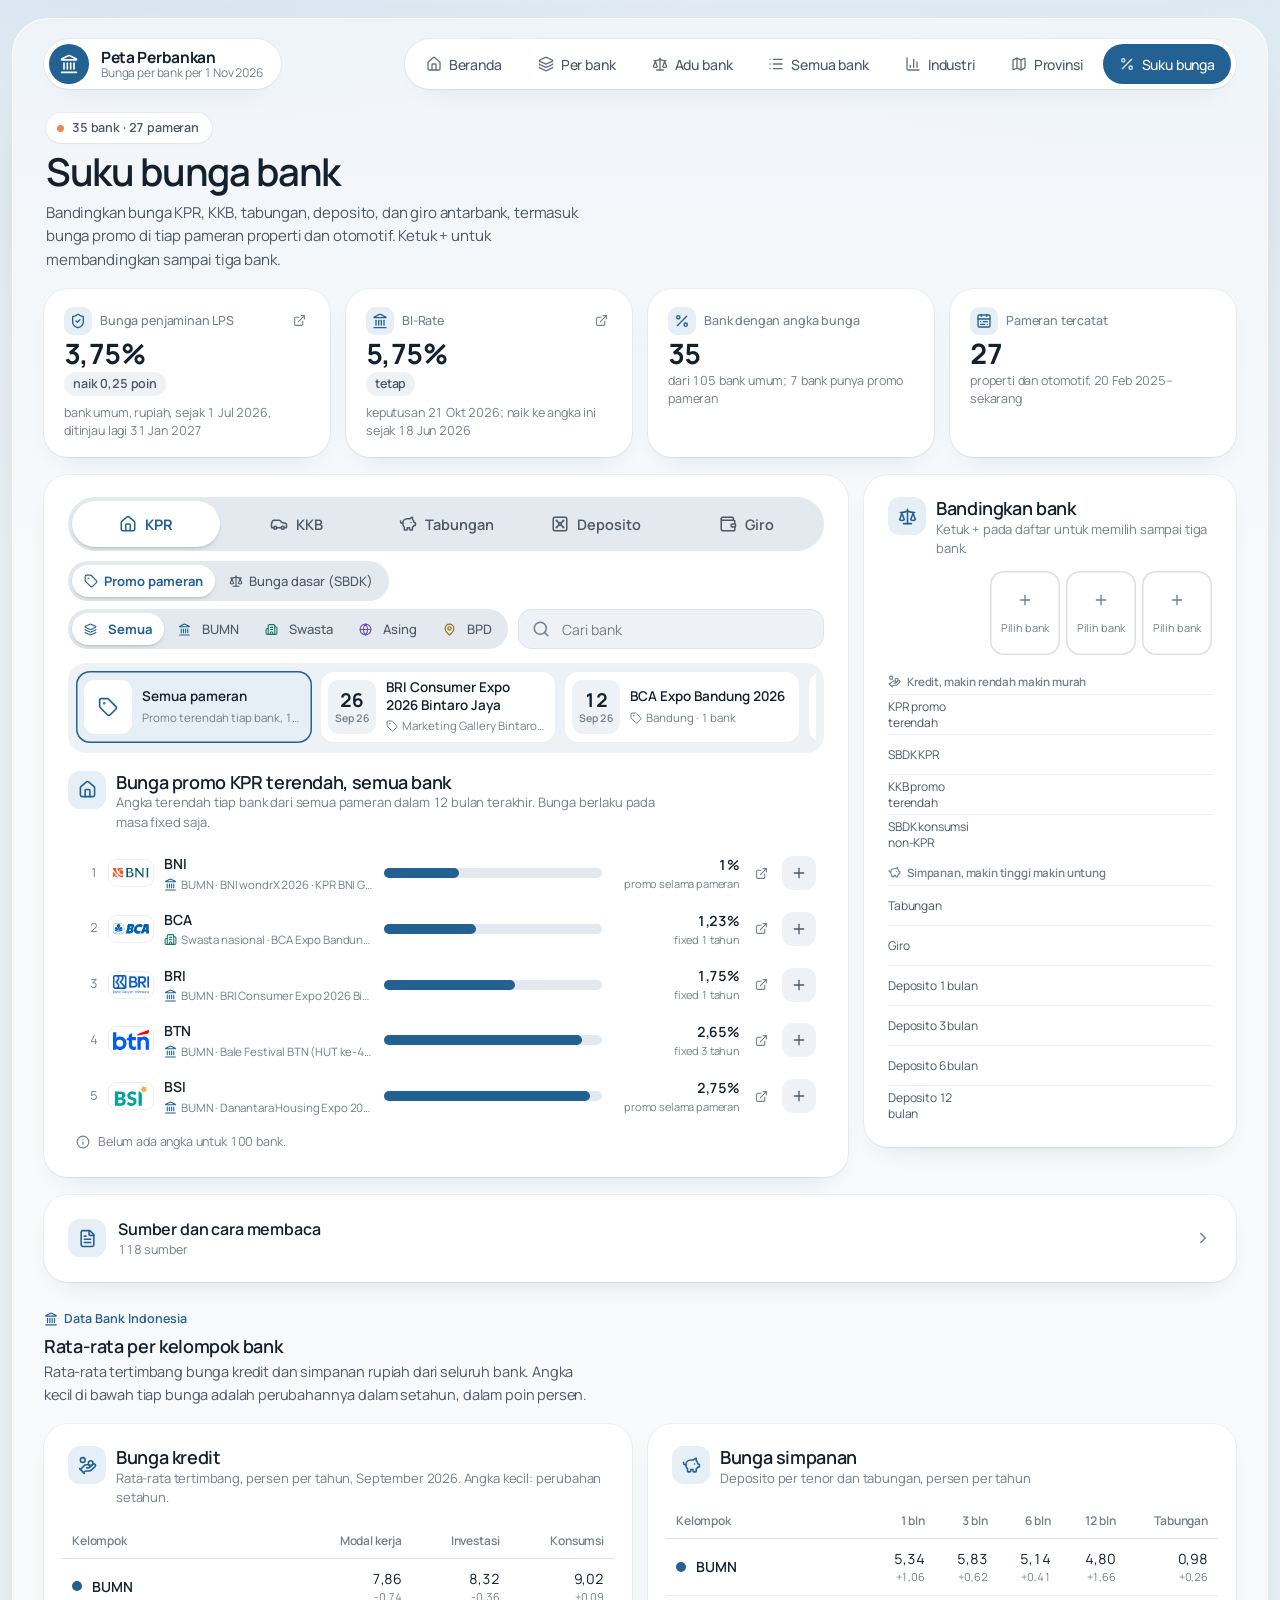
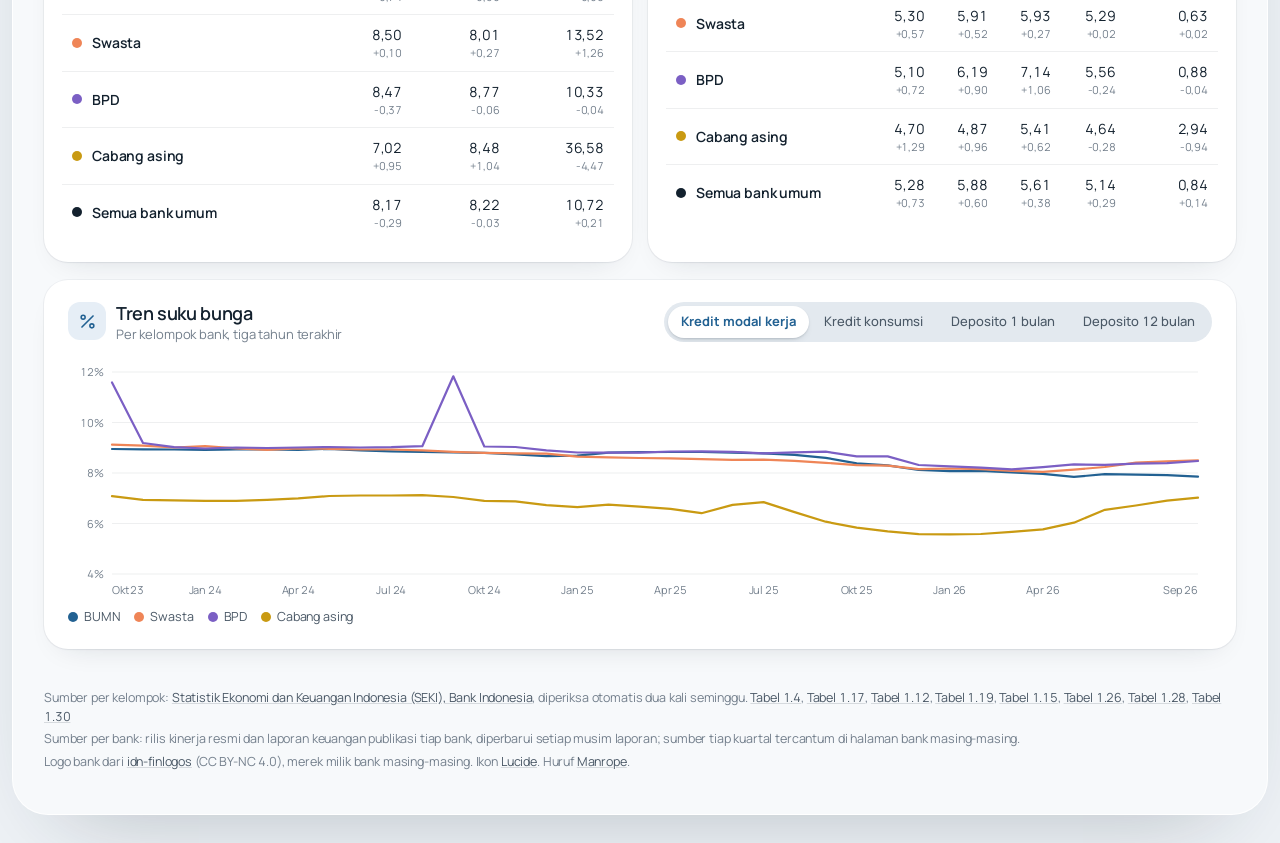
<file: bunga.html>
<!doctype html>
<html lang="id">
<head>
  <meta charset="utf-8">
  <meta name="viewport" content="width=device-width, initial-scale=1, viewport-fit=cover">
  <title>Suku bunga KPR, KKB, tabungan, deposito, dan giro per bank · Peta Perbankan</title>
  <meta name="description" content="Bandingkan bunga KPR, KKB, tabungan, deposito, dan giro antarbank, termasuk bunga promo di pameran properti dan otomotif, plus rata-rata per kelompok bank dari Bank Indonesia.">
  <meta name="theme-color" content="#E2EBF3">
  <link rel="icon" href="icon.svg" type="image/svg+xml">
  <link rel="preload" href="manrope.woff2" as="font" type="font/woff2" crossorigin>
  <link rel="stylesheet" href="base.css">
  <link rel="stylesheet" href="style.css">
</head>
<body data-page="bunga">
  <div class="frame">
  <header class="top">
    <a class="brand" href="./">
      <span class="brand-mark"><svg class="lc" viewBox="0 0 24 24" fill="none" stroke="currentColor" stroke-width="2" stroke-linecap="round" stroke-linejoin="round" aria-hidden="true"><path d="M10 18v-7"/><path d="M11.119 2.205a2 2 0 0 1 1.762 0l7.84 3.846A.5.5 0 0 1 20.5 7h-17a.5.5 0 0 1-.22-.949z"/><path d="M14 18v-7"/><path d="M18 18v-7"/><path d="M3 22h18"/><path d="M6 18v-7"/></svg></span>
      <span class="brand-text"><b>Peta Perbankan</b><span id="updated">Memuat data…</span></span>
    </a>
    <nav class="top-nav" aria-label="Halaman">
      <a href="./"><svg class="lc" viewBox="0 0 24 24" fill="none" stroke="currentColor" stroke-width="2" stroke-linecap="round" stroke-linejoin="round" aria-hidden="true"><path d="M15 21v-8a1 1 0 0 0-1-1h-4a1 1 0 0 0-1 1v8"/><path d="M3 10a2 2 0 0 1 .709-1.528l7-6a2 2 0 0 1 2.582 0l7 6A2 2 0 0 1 21 10v9a2 2 0 0 1-2 2H5a2 2 0 0 1-2-2z"/></svg><span>Beranda</span></a>
      <a href="bank.html"><svg class="lc" viewBox="0 0 24 24" fill="none" stroke="currentColor" stroke-width="2" stroke-linecap="round" stroke-linejoin="round" aria-hidden="true"><path d="M12.83 2.18a2 2 0 0 0-1.66 0L2.6 6.08a1 1 0 0 0 0 1.83l8.58 3.91a2 2 0 0 0 1.66 0l8.58-3.9a1 1 0 0 0 0-1.83z"/><path d="M2 12a1 1 0 0 0 .58.91l8.6 3.91a2 2 0 0 0 1.65 0l8.58-3.9A1 1 0 0 0 22 12"/><path d="M2 17a1 1 0 0 0 .58.91l8.6 3.91a2 2 0 0 0 1.65 0l8.58-3.9A1 1 0 0 0 22 17"/></svg><span>Per bank</span></a>
      <a href="banding.html"><svg class="lc" viewBox="0 0 24 24" fill="none" stroke="currentColor" stroke-width="2" stroke-linecap="round" stroke-linejoin="round" aria-hidden="true"><path d="M12 3v18"/><path d="m19 8 3 8a5 5 0 0 1-6 0zV7"/><path d="M3 7h1a17 17 0 0 0 8-2 17 17 0 0 0 8 2h1"/><path d="m5 8 3 8a5 5 0 0 1-6 0zV7"/><path d="M7 21h10"/></svg><span>Adu bank</span></a>
      <a href="daftar.html"><svg class="lc" viewBox="0 0 24 24" fill="none" stroke="currentColor" stroke-width="2" stroke-linecap="round" stroke-linejoin="round" aria-hidden="true"><path d="M3 5h.01"/><path d="M3 12h.01"/><path d="M3 19h.01"/><path d="M8 5h13"/><path d="M8 12h13"/><path d="M8 19h13"/></svg><span>Semua bank</span></a>
      <a href="industri.html"><svg class="lc" viewBox="0 0 24 24" fill="none" stroke="currentColor" stroke-width="2" stroke-linecap="round" stroke-linejoin="round" aria-hidden="true"><path d="M3 3v16a2 2 0 0 0 2 2h16"/><path d="M18 17V9"/><path d="M13 17V5"/><path d="M8 17v-3"/></svg><span>Industri</span></a>
      <a href="provinsi.html"><svg class="lc" viewBox="0 0 24 24" fill="none" stroke="currentColor" stroke-width="2" stroke-linecap="round" stroke-linejoin="round" aria-hidden="true"><path d="M14.106 5.553a2 2 0 0 0 1.788 0l3.659-1.83A1 1 0 0 1 21 4.619v12.764a1 1 0 0 1-.553.894l-4.553 2.277a2 2 0 0 1-1.788 0l-4.212-2.106a2 2 0 0 0-1.788 0l-3.659 1.83A1 1 0 0 1 3 19.381V6.618a1 1 0 0 1 .553-.894l4.553-2.277a2 2 0 0 1 1.788 0z"/><path d="M15 5.764v15"/><path d="M9 3.236v15"/></svg><span>Provinsi</span></a>
      <a href="bunga.html" aria-current="page"><svg class="lc" viewBox="0 0 24 24" fill="none" stroke="currentColor" stroke-width="2" stroke-linecap="round" stroke-linejoin="round" aria-hidden="true"><line x1="19" x2="5" y1="5" y2="19"/><circle cx="6.5" cy="6.5" r="2.5"/><circle cx="17.5" cy="17.5" r="2.5"/></svg><span>Suku bunga</span></a>
    </nav>
  </header>

  <main class="main">
    <section class="page-head">
      <div class="ph-copy">
        <span class="eyebrow"><i class="dot"></i><span id="rb-eyebrow">Per bank dan per pameran</span></span>
        <h1 class="page-title">Suku bunga bank</h1>
        <p class="lede">Bandingkan bunga KPR, KKB, tabungan, deposito, dan giro antarbank, termasuk bunga promo di tiap pameran properti dan otomotif. Ketuk + untuk membandingkan sampai tiga bank.</p>
      </div>
    </section>

    <div id="banner" class="banner" hidden></div>

    <section class="grid four rb-acuan needs-rb" id="rb-acuan" aria-label="Acuan bunga">
      <div class="card stat"><div class="skeleton" style="height:96px"></div></div>
      <div class="card stat"><div class="skeleton" style="height:96px"></div></div>
      <div class="card stat"><div class="skeleton" style="height:96px"></div></div>
      <div class="card stat"><div class="skeleton" style="height:96px"></div></div>
    </section>

    <section class="rb-layout needs-rb">
      <div class="card rb-main">
        <div class="rb-tools">
          <div class="seg rb-produk" id="rb-produk" role="group" aria-label="Produk"></div>
          <div class="rb-filters">
            <div class="seg sm" id="rb-sub" role="group" aria-label="Pilihan produk"></div>
            <div class="seg sm" id="rb-grup" role="group" aria-label="Kelompok bank"></div>
            <label class="dsearch rb-search"><svg class="lc" viewBox="0 0 24 24" fill="none" stroke="currentColor" stroke-width="2" stroke-linecap="round" stroke-linejoin="round" aria-hidden="true"><path d="m21 21-4.34-4.34"/><circle cx="11" cy="11" r="8"/></svg><input id="rb-q" type="search" placeholder="Cari bank" aria-label="Cari bank" autocomplete="off" spellcheck="false"></label>
          </div>
        </div>
        <div class="rb-ctx" id="rb-ctx"></div>
        <div class="card-head rb-head"><span class="ch-ic" id="rb-ic"></span><div><h2 id="rb-title">Memuat…</h2><p id="rb-note"></p></div></div>
        <ul class="bbars rb-bars" id="rb-bars" aria-live="polite"></ul>
      </div>
      <aside class="card rb-cmp" id="rb-cmp" aria-labelledby="rb-cmp-h">
        <div class="card-head"><span class="ch-ic"><svg class="lc" viewBox="0 0 24 24" fill="none" stroke="currentColor" stroke-width="2" stroke-linecap="round" stroke-linejoin="round" aria-hidden="true"><path d="M12 3v18"/><path d="m19 8 3 8a5 5 0 0 1-6 0zV7"/><path d="M3 7h1a17 17 0 0 0 8-2 17 17 0 0 0 8 2h1"/><path d="m5 8 3 8a5 5 0 0 1-6 0zV7"/><path d="M7 21h10"/></svg></span><div><h2 id="rb-cmp-h">Bandingkan bank</h2><p id="rb-cmp-note">Ketuk + pada daftar untuk memilih sampai tiga bank.</p></div></div>
        <div id="rb-cmp-body"></div>
      </aside>
    </section>
    <button type="button" class="rb-dock" id="rb-dock" hidden><svg class="lc" viewBox="0 0 24 24" fill="none" stroke="currentColor" stroke-width="2" stroke-linecap="round" stroke-linejoin="round" aria-hidden="true"><path d="M12 3v18"/><path d="m19 8 3 8a5 5 0 0 1-6 0zV7"/><path d="M3 7h1a17 17 0 0 0 8-2 17 17 0 0 0 8 2h1"/><path d="m5 8 3 8a5 5 0 0 1-6 0zV7"/><path d="M7 21h10"/></svg><span>Bandingkan</span><svg class="lc" viewBox="0 0 24 24" fill="none" stroke="currentColor" stroke-width="2" stroke-linecap="round" stroke-linejoin="round" aria-hidden="true"><path d="M5 12h14"/><path d="m12 5 7 7-7 7"/></svg></button>

    <section class="card needs-rb">
      <details class="rb-srcbox"><summary><span class="ch-ic"><svg class="lc" viewBox="0 0 24 24" fill="none" stroke="currentColor" stroke-width="2" stroke-linecap="round" stroke-linejoin="round" aria-hidden="true"><path d="M6 22a2 2 0 0 1-2-2V4a2 2 0 0 1 2-2h8a2.4 2.4 0 0 1 1.704.706l3.588 3.588A2.4 2.4 0 0 1 20 8v12a2 2 0 0 1-2 2z"/><path d="M14 2v5a1 1 0 0 0 1 1h5"/><path d="M10 9H8"/><path d="M16 13H8"/><path d="M16 17H8"/></svg></span><span><b>Sumber dan cara membaca</b><small id="rb-src-n"></small></span><svg class="lc chev" viewBox="0 0 24 24" fill="none" stroke="currentColor" stroke-width="2" stroke-linecap="round" stroke-linejoin="round" aria-hidden="true"><path d="m9 18 6-6-6-6"/></svg></summary><div id="rb-src"></div></details>
    </section>

    <div class="rb-sec seki"><span class="kicker"><svg class="lc" viewBox="0 0 24 24" fill="none" stroke="currentColor" stroke-width="2" stroke-linecap="round" stroke-linejoin="round" aria-hidden="true"><path d="M10 18v-7"/><path d="M11.119 2.205a2 2 0 0 1 1.762 0l7.84 3.846A.5.5 0 0 1 20.5 7h-17a.5.5 0 0 1-.22-.949z"/><path d="M14 18v-7"/><path d="M18 18v-7"/><path d="M3 22h18"/><path d="M6 18v-7"/></svg>Data Bank Indonesia</span><h2 class="h2">Rata-rata per kelompok bank</h2><p class="lede">Rata-rata tertimbang bunga kredit dan simpanan rupiah dari seluruh bank. Angka kecil di bawah tiap bunga adalah perubahannya dalam setahun, dalam poin persen.</p></div>

    <section class="grid two seki" id="bunga">
      <div class="card">
        <div class="card-head"><span class="ch-ic"><svg class="lc" viewBox="0 0 24 24" fill="none" stroke="currentColor" stroke-width="2" stroke-linecap="round" stroke-linejoin="round" aria-hidden="true"><path d="M11 15h2a2 2 0 1 0 0-4h-3c-.6 0-1.1.2-1.4.6L3 17"/><path d="m7 21 1.6-1.4c.3-.4.8-.6 1.4-.6h4c1.1 0 2.1-.4 2.8-1.2l4.6-4.4a2 2 0 0 0-2.75-2.91l-4.2 3.9"/><path d="m2 16 6 6"/><circle cx="16" cy="9" r="2.9"/><circle cx="6" cy="5" r="3"/></svg></span><div><h2>Bunga kredit</h2><p id="bunga-k-sub">Persen per tahun</p></div></div>
        <div class="table-wrap"><table class="tbl" id="loan-rates"></table></div>
      </div>
      <div class="card">
        <div class="card-head"><span class="ch-ic"><svg class="lc" viewBox="0 0 24 24" fill="none" stroke="currentColor" stroke-width="2" stroke-linecap="round" stroke-linejoin="round" aria-hidden="true"><path d="M11 17h3v2a1 1 0 0 0 1 1h2a1 1 0 0 0 1-1v-3a3.16 3.16 0 0 0 2-2h1a1 1 0 0 0 1-1v-2a1 1 0 0 0-1-1h-1a5 5 0 0 0-2-4V3a4 4 0 0 0-3.2 1.6l-.3.4H11a6 6 0 0 0-6 6v1a5 5 0 0 0 2 4v3a1 1 0 0 0 1 1h2a1 1 0 0 0 1-1z"/><path d="M16 10h.01"/><path d="M2 8v1a2 2 0 0 0 2 2h1"/></svg></span><div><h2>Bunga simpanan</h2><p id="bunga-s-sub">Deposito per tenor dan tabungan, persen per tahun</p></div></div>
        <div class="table-wrap"><table class="tbl" id="dep-rates"></table></div>
      </div>
    </section>

    <section class="card seki" id="tren-bunga">
      <div class="card-head">
        <span class="ch-ic"><svg class="lc" viewBox="0 0 24 24" fill="none" stroke="currentColor" stroke-width="2" stroke-linecap="round" stroke-linejoin="round" aria-hidden="true"><line x1="19" x2="5" y1="5" y2="19"/><circle cx="6.5" cy="6.5" r="2.5"/><circle cx="17.5" cy="17.5" r="2.5"/></svg></span><div><h2>Tren suku bunga</h2><p>Per kelompok bank, tiga tahun terakhir</p></div>
        <div class="seg" id="rate-seg" role="group" aria-label="Jenis bunga">
          <button aria-pressed="true" data-v="modal_kerja">Kredit modal kerja</button>
          <button aria-pressed="false" data-v="konsumsi">Kredit konsumsi</button>
          <button aria-pressed="false" data-v="d1">Deposito 1 bulan</button>
          <button aria-pressed="false" data-v="d12">Deposito 12 bulan</button>
        </div>
      </div>
      <div id="rate-chart"></div>
    </section>
  </main>

  <footer class="foot">
    <span>Sumber per kelompok: <a href="https://www.bi.go.id/id/statistik/ekonomi-keuangan/seki/default.aspx" target="_blank" rel="noopener">Statistik Ekonomi dan Keuangan Indonesia (SEKI), Bank Indonesia</a>, diperiksa otomatis dua kali seminggu. <span id="src-list"></span></span>
    <span>Sumber per bank: rilis kinerja resmi dan laporan keuangan publikasi tiap bank, diperbarui setiap musim laporan; sumber tiap kuartal tercantum di halaman bank masing-masing.</span>
    <span>Logo bank dari <a href="https://github.com/hafidznoor/idn-finlogos" target="_blank" rel="noopener">idn-finlogos</a> (CC BY-NC 4.0), merek milik bank masing-masing. Ikon <a href="https://lucide.dev" target="_blank" rel="noopener">Lucide</a>. Huruf <a href="https://github.com/sharanda/manrope" target="_blank" rel="noopener">Manrope</a>.</span>
  </footer>
  </div>

  <script type="module" src="app.js"></script>
</body>
</html>
</file>
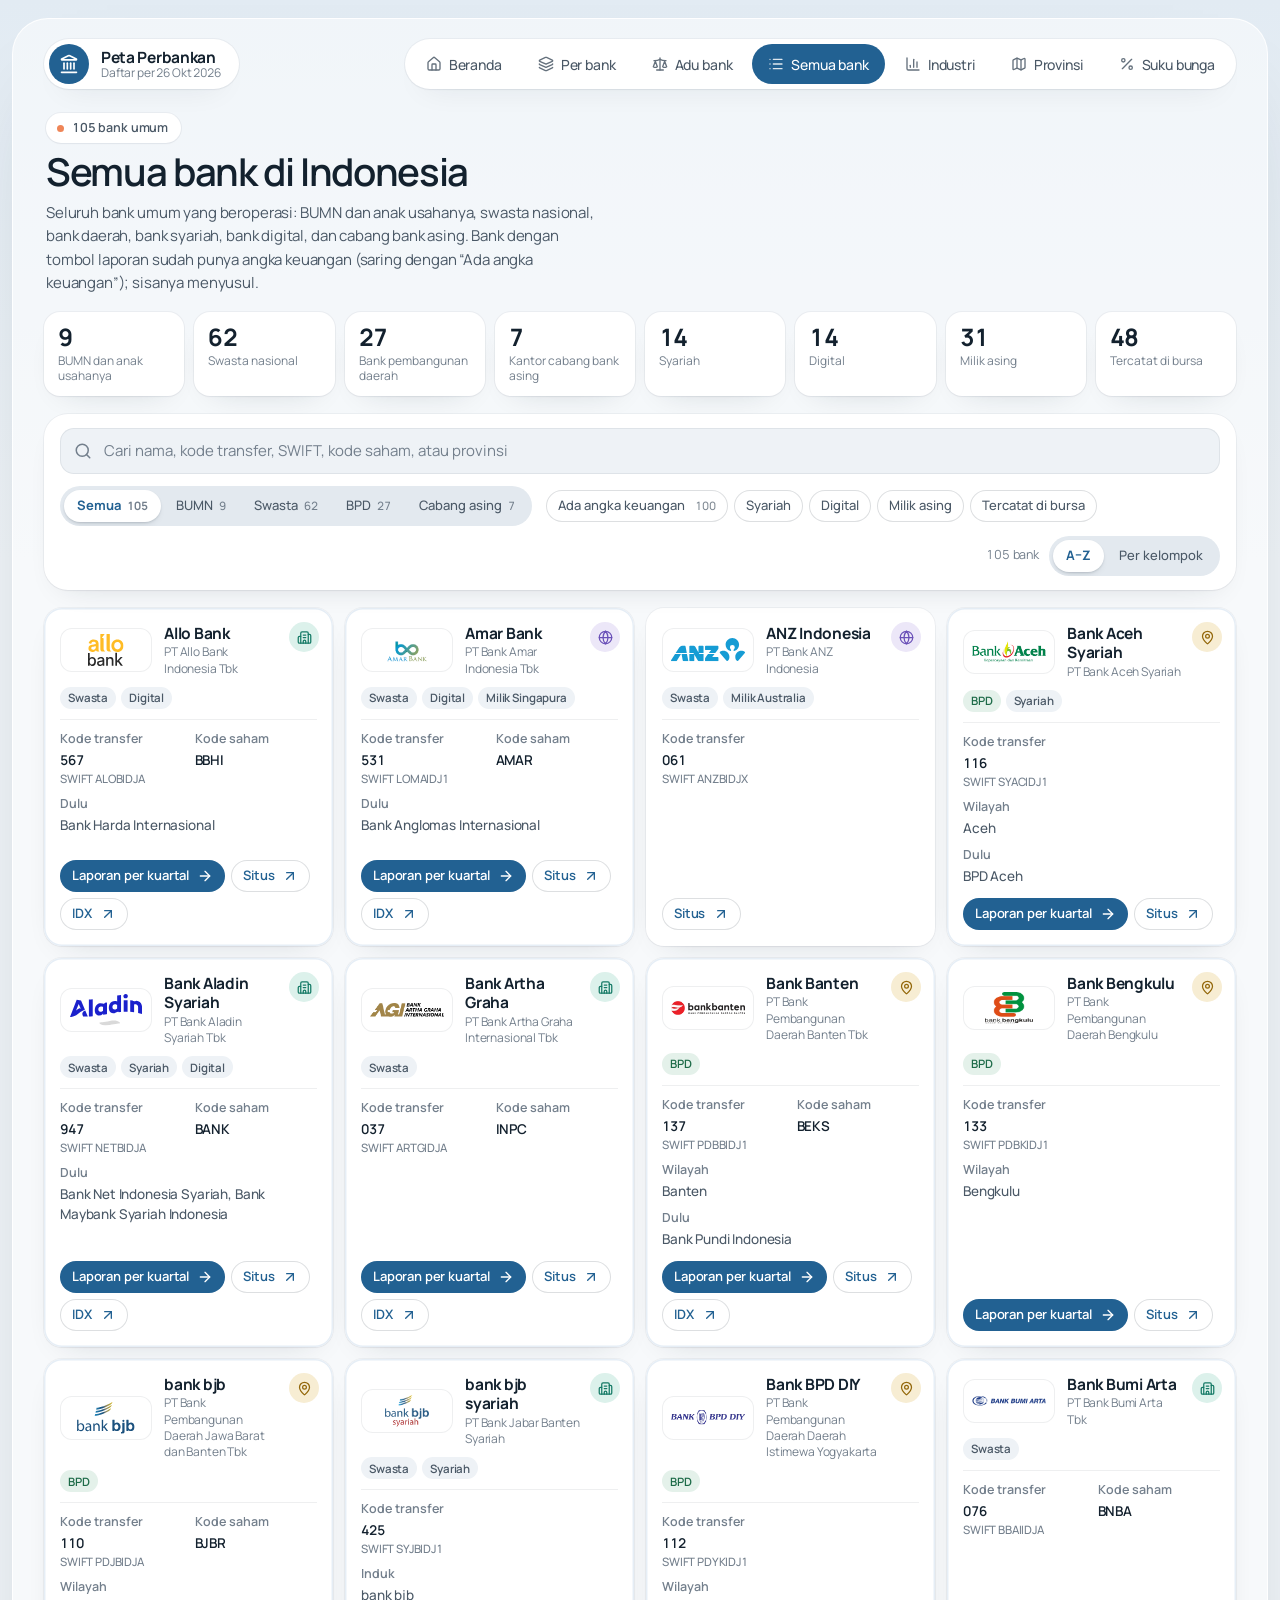
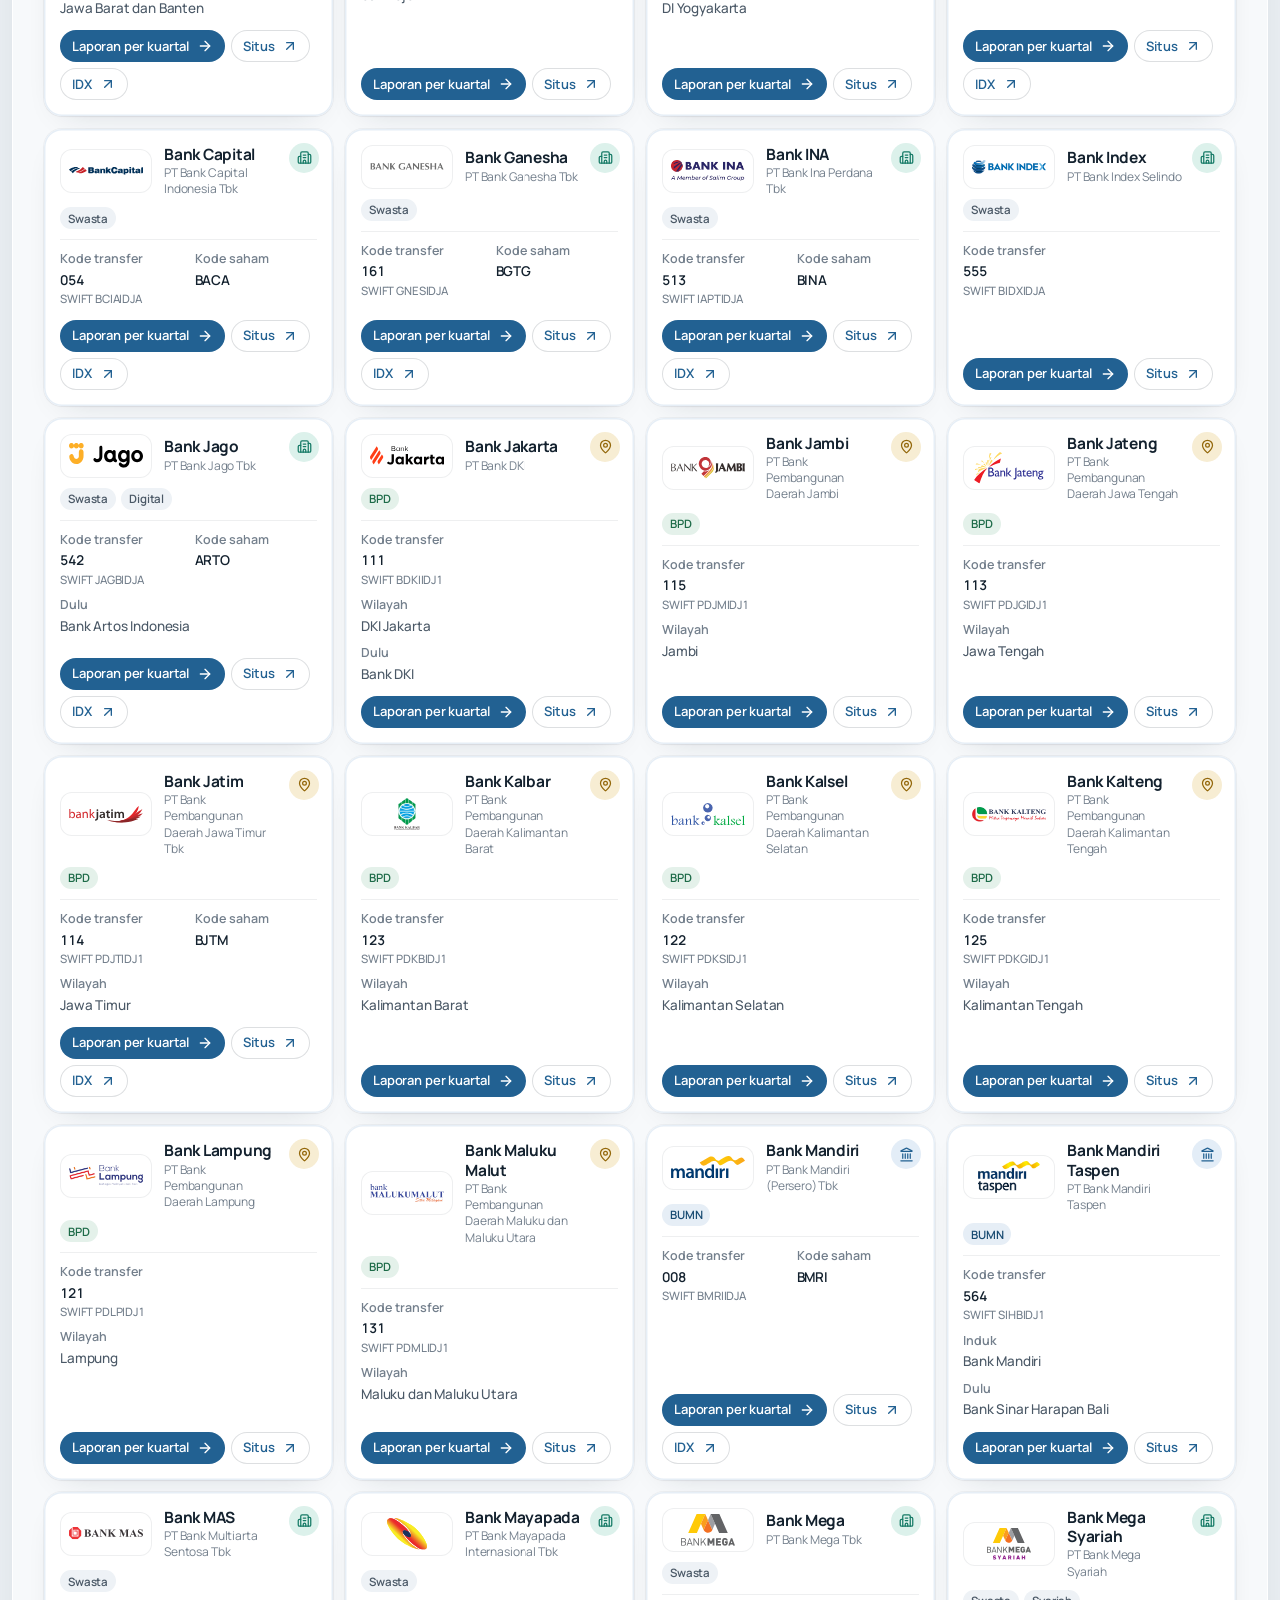
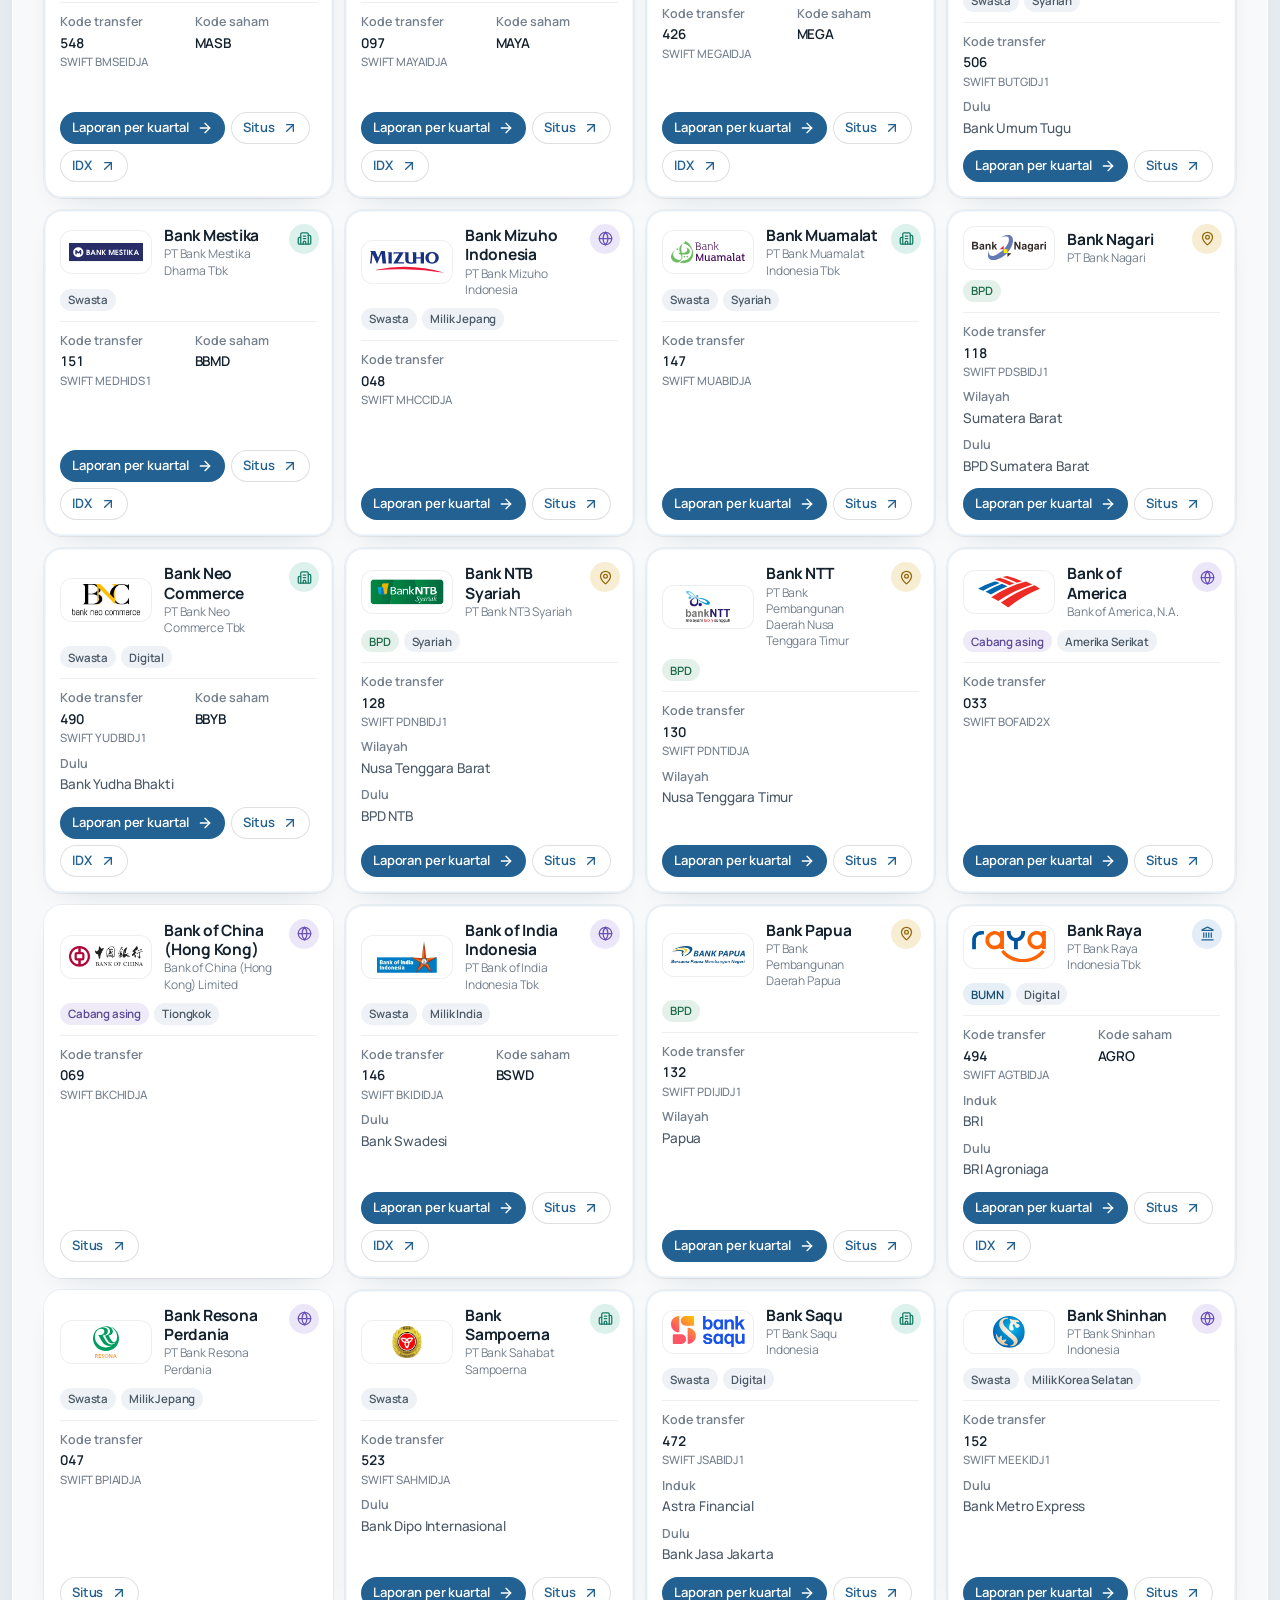
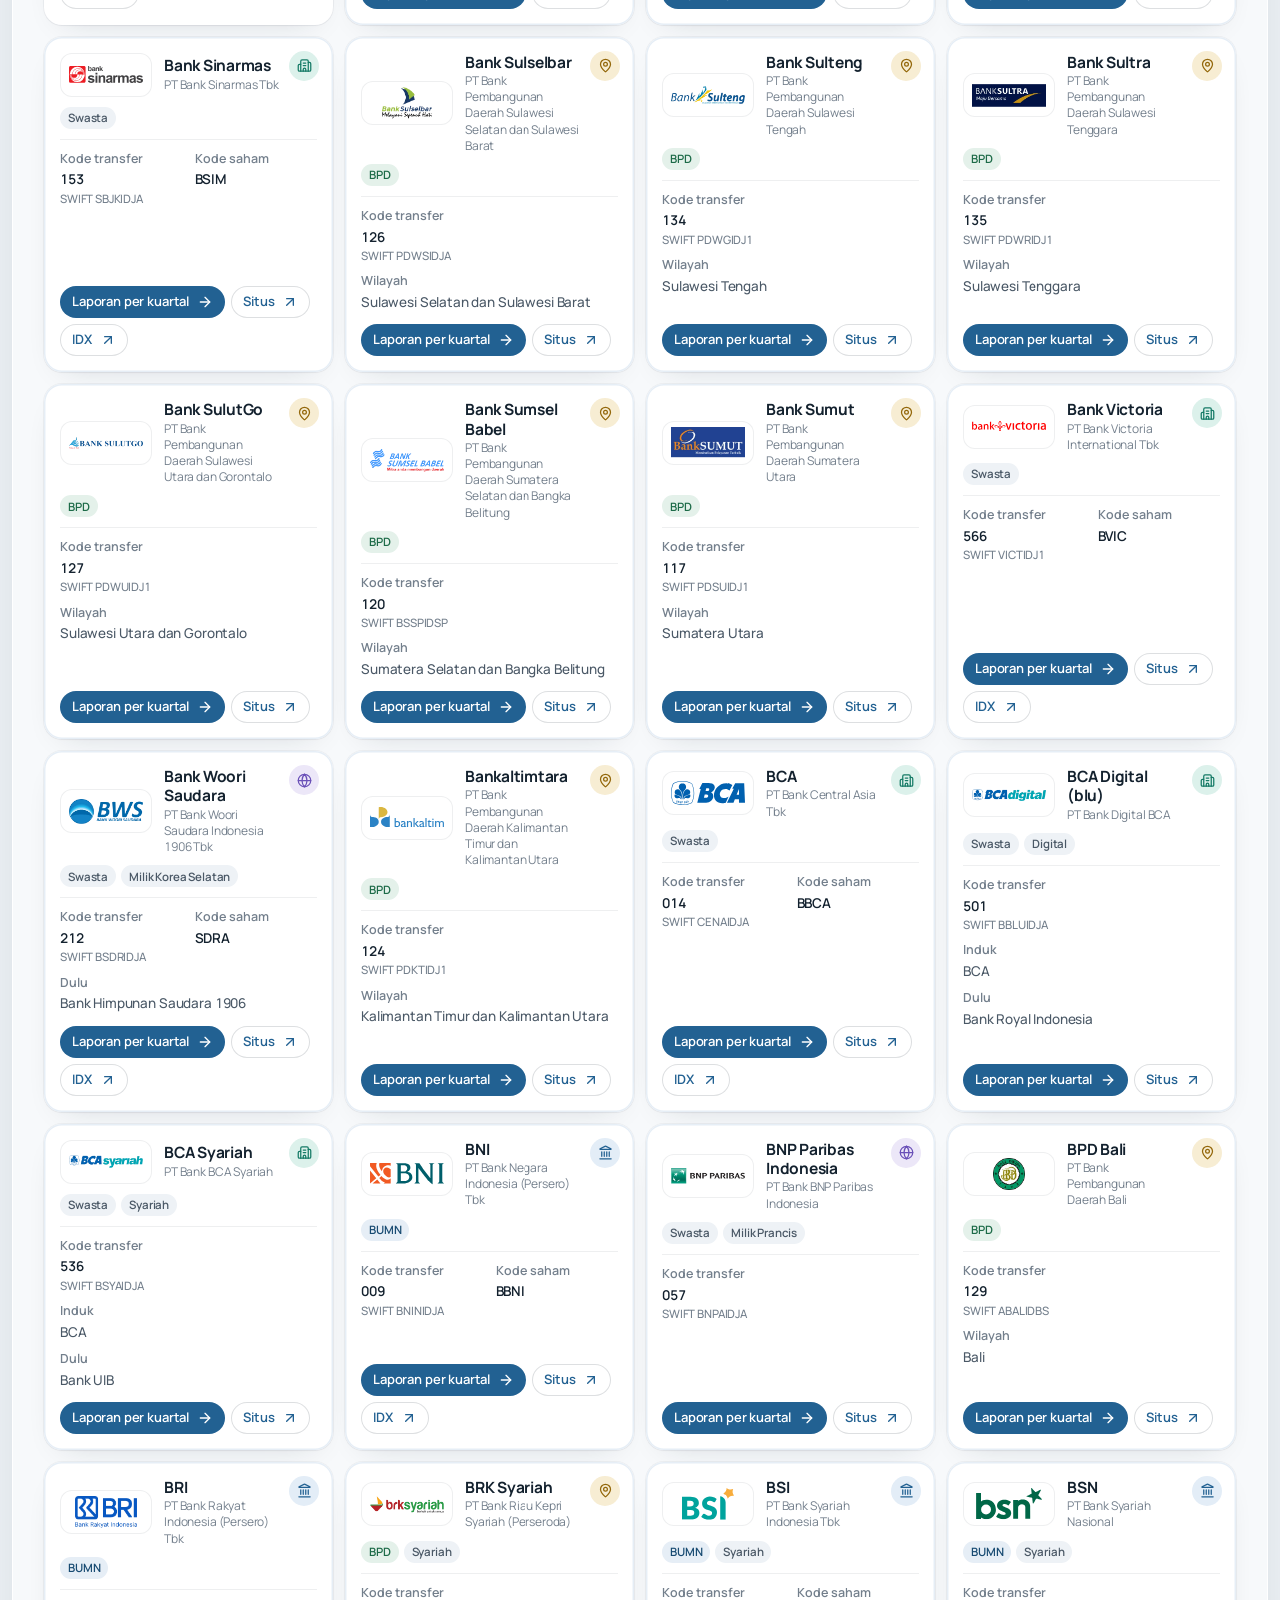
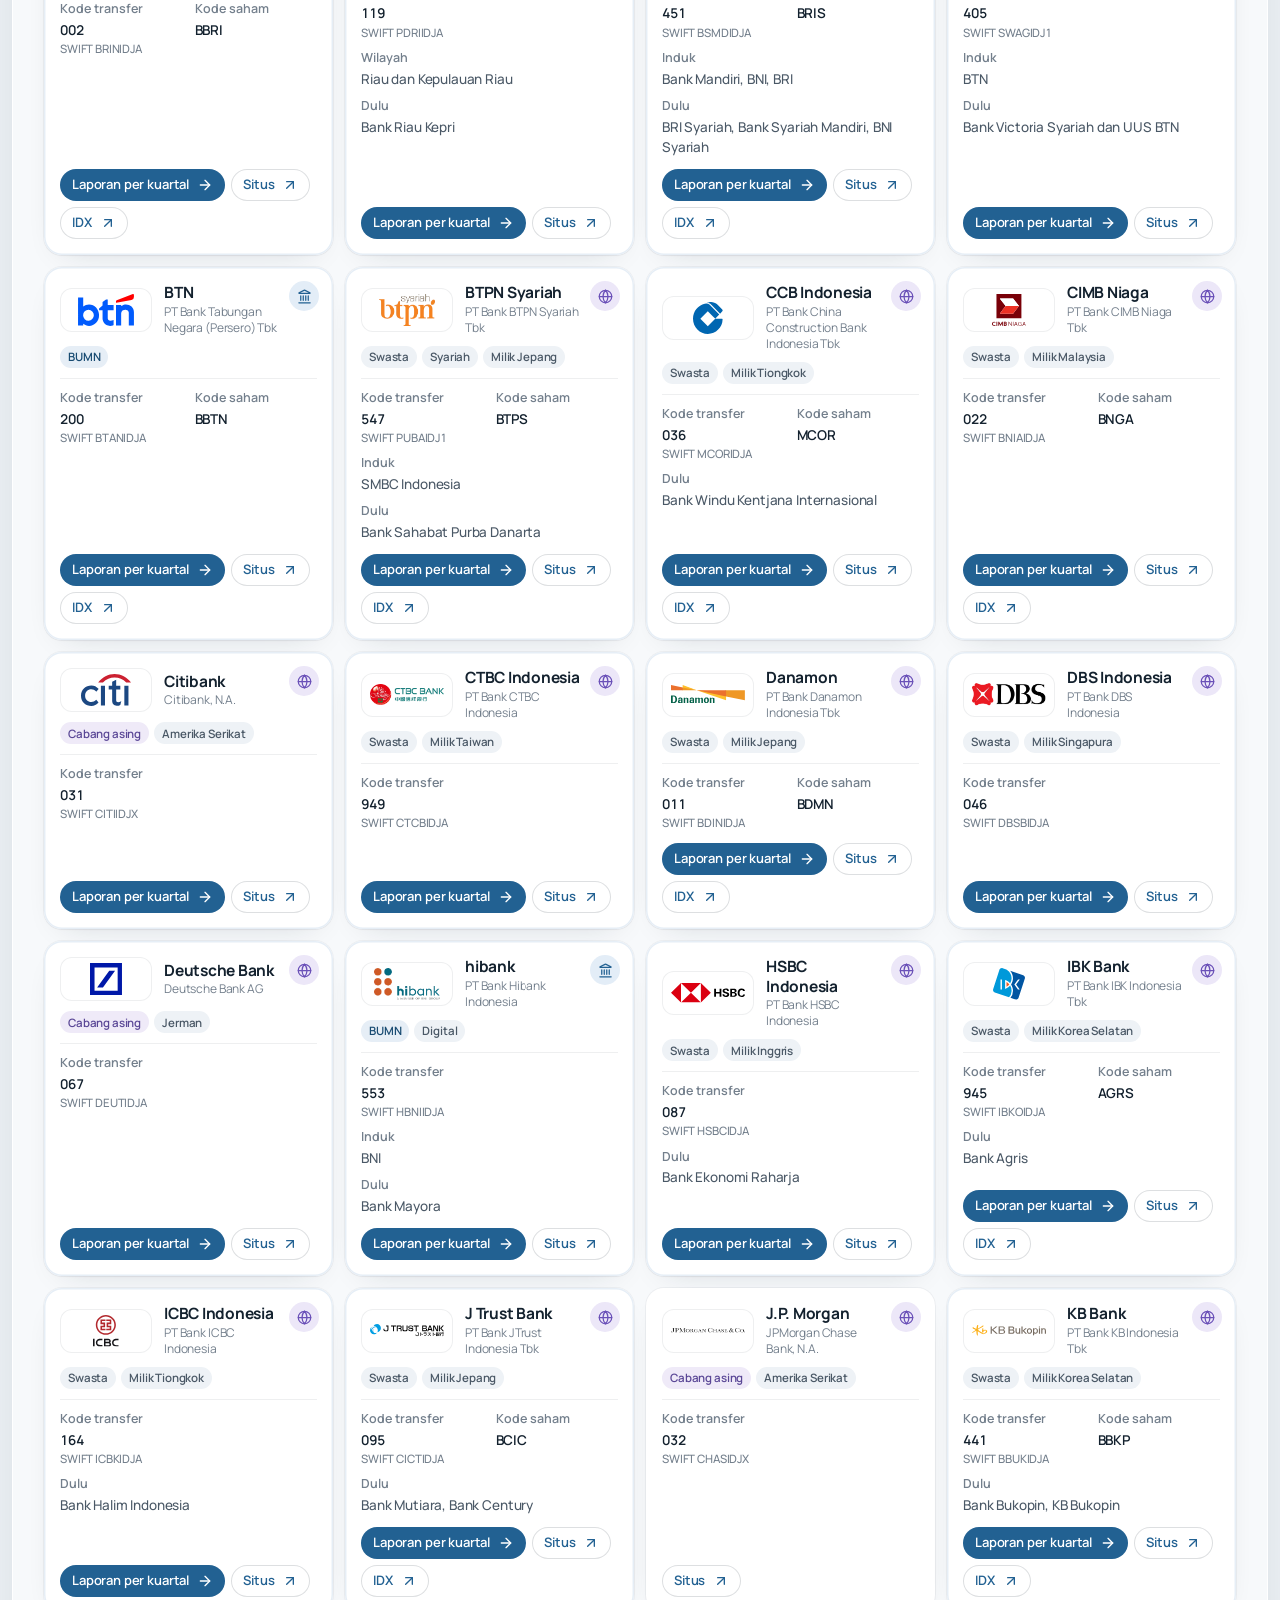
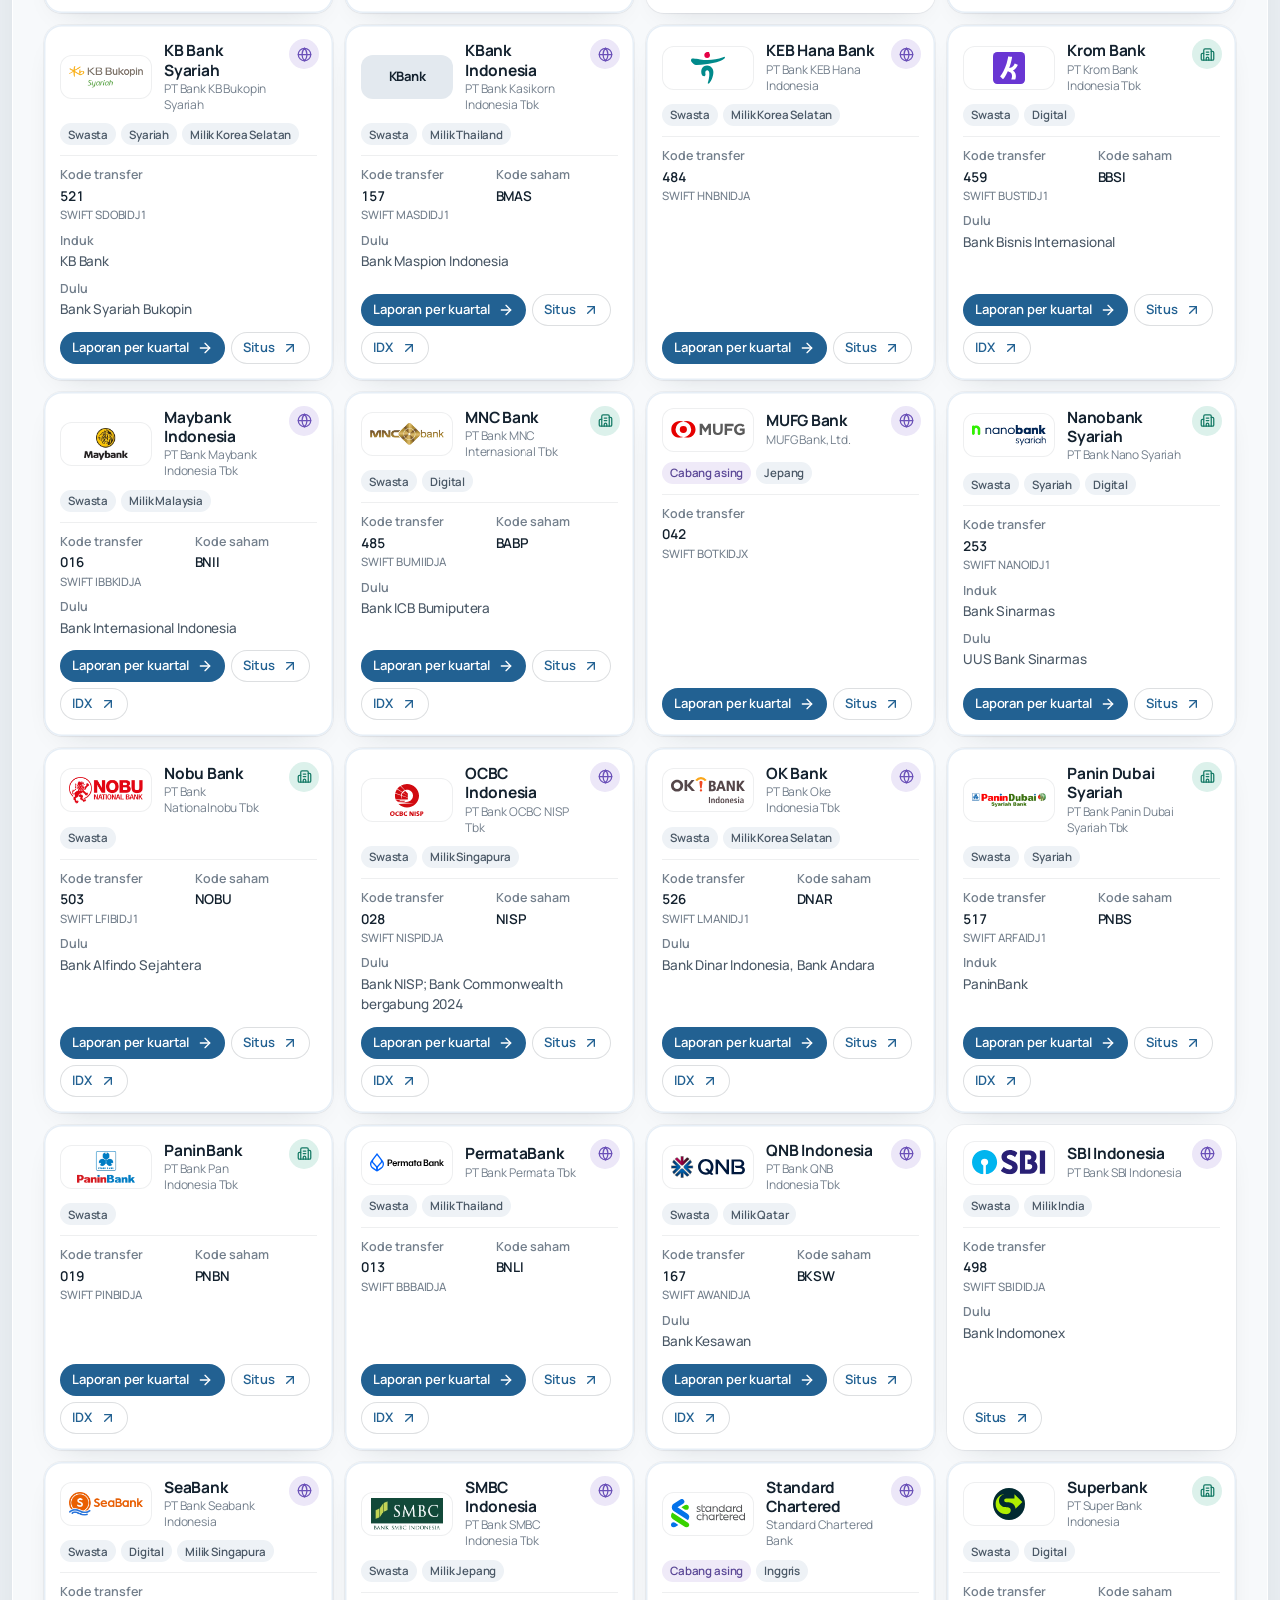
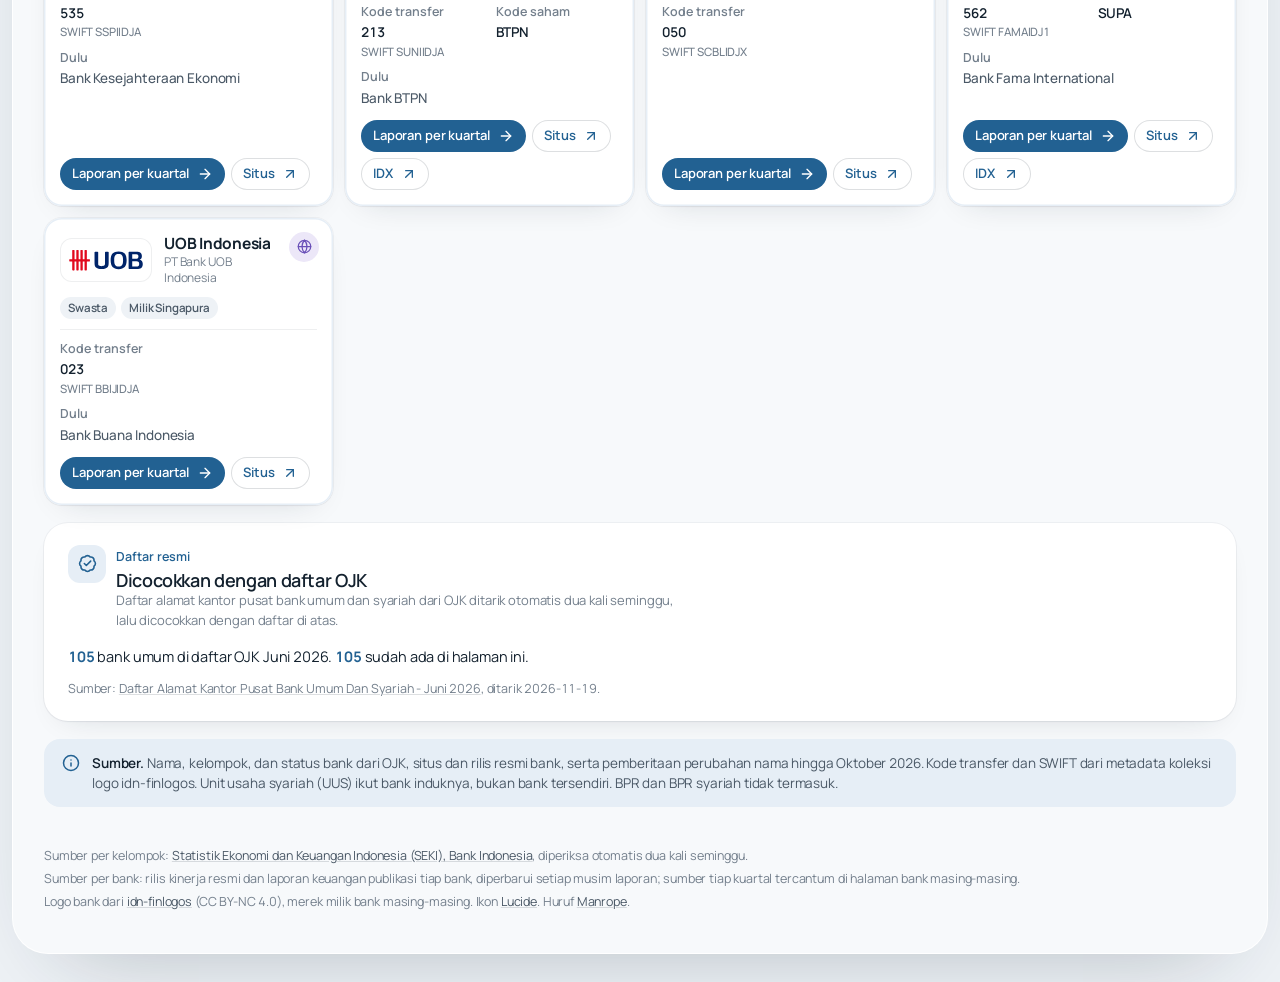
<file: daftar.html>
<!doctype html>
<html lang="id">
<head>
  <meta charset="utf-8">
  <meta name="viewport" content="width=device-width, initial-scale=1, viewport-fit=cover">
  <title>Semua bank umum di Indonesia · Peta Perbankan</title>
  <meta name="description" content="Daftar seluruh bank umum di Indonesia: BUMN, swasta nasional, bank daerah, bank syariah, bank digital, dan cabang bank asing, lengkap dengan kode transfer, SWIFT, dan kode saham.">
  <meta name="theme-color" content="#E2EBF3">
  <link rel="icon" href="icon.svg" type="image/svg+xml">
  <link rel="preload" href="manrope.woff2" as="font" type="font/woff2" crossorigin>
  <link rel="stylesheet" href="base.css">
  <link rel="stylesheet" href="style.css">
</head>
<body data-page="daftar">
  <div class="frame">
  <header class="top">
    <a class="brand" href="./">
      <span class="brand-mark"><svg class="lc" viewBox="0 0 24 24" fill="none" stroke="currentColor" stroke-width="2" stroke-linecap="round" stroke-linejoin="round" aria-hidden="true"><path d="M10 18v-7"/><path d="M11.119 2.205a2 2 0 0 1 1.762 0l7.84 3.846A.5.5 0 0 1 20.5 7h-17a.5.5 0 0 1-.22-.949z"/><path d="M14 18v-7"/><path d="M18 18v-7"/><path d="M3 22h18"/><path d="M6 18v-7"/></svg></span>
      <span class="brand-text"><b>Peta Perbankan</b><span id="updated">Memuat data…</span></span>
    </a>
    <nav class="top-nav" aria-label="Halaman">
      <a href="./"><svg class="lc" viewBox="0 0 24 24" fill="none" stroke="currentColor" stroke-width="2" stroke-linecap="round" stroke-linejoin="round" aria-hidden="true"><path d="M15 21v-8a1 1 0 0 0-1-1h-4a1 1 0 0 0-1 1v8"/><path d="M3 10a2 2 0 0 1 .709-1.528l7-6a2 2 0 0 1 2.582 0l7 6A2 2 0 0 1 21 10v9a2 2 0 0 1-2 2H5a2 2 0 0 1-2-2z"/></svg><span>Beranda</span></a>
      <a href="bank.html"><svg class="lc" viewBox="0 0 24 24" fill="none" stroke="currentColor" stroke-width="2" stroke-linecap="round" stroke-linejoin="round" aria-hidden="true"><path d="M12.83 2.18a2 2 0 0 0-1.66 0L2.6 6.08a1 1 0 0 0 0 1.83l8.58 3.91a2 2 0 0 0 1.66 0l8.58-3.9a1 1 0 0 0 0-1.83z"/><path d="M2 12a1 1 0 0 0 .58.91l8.6 3.91a2 2 0 0 0 1.65 0l8.58-3.9A1 1 0 0 0 22 12"/><path d="M2 17a1 1 0 0 0 .58.91l8.6 3.91a2 2 0 0 0 1.65 0l8.58-3.9A1 1 0 0 0 22 17"/></svg><span>Per bank</span></a>
      <a href="banding.html"><svg class="lc" viewBox="0 0 24 24" fill="none" stroke="currentColor" stroke-width="2" stroke-linecap="round" stroke-linejoin="round" aria-hidden="true"><path d="M12 3v18"/><path d="m19 8 3 8a5 5 0 0 1-6 0zV7"/><path d="M3 7h1a17 17 0 0 0 8-2 17 17 0 0 0 8 2h1"/><path d="m5 8 3 8a5 5 0 0 1-6 0zV7"/><path d="M7 21h10"/></svg><span>Adu bank</span></a>
      <a href="daftar.html" aria-current="page"><svg class="lc" viewBox="0 0 24 24" fill="none" stroke="currentColor" stroke-width="2" stroke-linecap="round" stroke-linejoin="round" aria-hidden="true"><path d="M3 5h.01"/><path d="M3 12h.01"/><path d="M3 19h.01"/><path d="M8 5h13"/><path d="M8 12h13"/><path d="M8 19h13"/></svg><span>Semua bank</span></a>
      <a href="industri.html"><svg class="lc" viewBox="0 0 24 24" fill="none" stroke="currentColor" stroke-width="2" stroke-linecap="round" stroke-linejoin="round" aria-hidden="true"><path d="M3 3v16a2 2 0 0 0 2 2h16"/><path d="M18 17V9"/><path d="M13 17V5"/><path d="M8 17v-3"/></svg><span>Industri</span></a>
      <a href="provinsi.html"><svg class="lc" viewBox="0 0 24 24" fill="none" stroke="currentColor" stroke-width="2" stroke-linecap="round" stroke-linejoin="round" aria-hidden="true"><path d="M14.106 5.553a2 2 0 0 0 1.788 0l3.659-1.83A1 1 0 0 1 21 4.619v12.764a1 1 0 0 1-.553.894l-4.553 2.277a2 2 0 0 1-1.788 0l-4.212-2.106a2 2 0 0 0-1.788 0l-3.659 1.83A1 1 0 0 1 3 19.381V6.618a1 1 0 0 1 .553-.894l4.553-2.277a2 2 0 0 1 1.788 0z"/><path d="M15 5.764v15"/><path d="M9 3.236v15"/></svg><span>Provinsi</span></a>
      <a href="bunga.html"><svg class="lc" viewBox="0 0 24 24" fill="none" stroke="currentColor" stroke-width="2" stroke-linecap="round" stroke-linejoin="round" aria-hidden="true"><line x1="19" x2="5" y1="5" y2="19"/><circle cx="6.5" cy="6.5" r="2.5"/><circle cx="17.5" cy="17.5" r="2.5"/></svg><span>Suku bunga</span></a>
    </nav>
  </header>

  <main class="main">
    <section class="page-head">
      <div class="ph-copy">
        <span class="eyebrow"><i class="dot"></i><span id="daftar-eyebrow">Semua bank umum</span></span>
        <h1 class="page-title">Semua bank di Indonesia</h1>
        <p class="lede">Seluruh bank umum yang beroperasi: BUMN dan anak usahanya, swasta nasional, bank daerah, bank syariah, bank digital, dan cabang bank asing. Bank dengan tombol laporan sudah punya angka keuangan (saring dengan “Ada angka keuangan”); sisanya menyusul.</p>
      </div>
    </section>

    <div id="banner" class="banner" hidden></div>

    <section class="dsum-grid needs-bank" id="dsum" aria-label="Ringkasan, ketuk untuk menyaring"></section>

    <section class="card dtools needs-bank" id="dtools" aria-label="Cari dan saring">
      <label class="dsearch"><svg class="lc" viewBox="0 0 24 24" fill="none" stroke="currentColor" stroke-width="2" stroke-linecap="round" stroke-linejoin="round" aria-hidden="true"><path d="m21 21-4.34-4.34"/><circle cx="11" cy="11" r="8"/></svg><input id="dq" type="search" placeholder="Cari nama, kode transfer, SWIFT, kode saham, atau provinsi" aria-label="Cari bank" autocomplete="off" spellcheck="false"></label>
      <div class="dfilters">
        <div class="seg" id="dgrup" role="group" aria-label="Kelompok"></div>
        <div class="dchips" id="dsifat" role="group" aria-label="Sifat"></div>
        <div class="dsort"><span id="dcount" class="note"></span><div class="seg sm" id="durut" role="group" aria-label="Urutan"><button type="button" data-v="nama" aria-pressed="true">A–Z</button><button type="button" data-v="grup" aria-pressed="false">Per kelompok</button></div></div>
      </div>
    </section>

    <section class="dgrid needs-bank" id="dgrid" aria-live="polite"></section>

    <section class="card needs-bank" aria-labelledby="ojk-h">
      <div class="card-head"><span class="ch-ic"><svg class="lc" viewBox="0 0 24 24" fill="none" stroke="currentColor" stroke-width="2" stroke-linecap="round" stroke-linejoin="round" aria-hidden="true"><path d="M3.85 8.62a4 4 0 0 1 4.78-4.77 4 4 0 0 1 6.74 0 4 4 0 0 1 4.78 4.78 4 4 0 0 1 0 6.74 4 4 0 0 1-4.77 4.78 4 4 0 0 1-6.75 0 4 4 0 0 1-4.78-4.77 4 4 0 0 1 0-6.76Z"/><path d="m16 9-5.5 5.5L8 12"/></svg></span><div><span class="kicker">Daftar resmi</span><h2 id="ojk-h">Dicocokkan dengan daftar OJK</h2><p>Daftar alamat kantor pusat bank umum dan syariah dari OJK ditarik otomatis dua kali seminggu, lalu dicocokkan dengan daftar di atas.</p></div></div>
      <div id="ojk" class="ojk"></div>
    </section>

    <aside class="info-strip"><svg class="lc" viewBox="0 0 24 24" fill="none" stroke="currentColor" stroke-width="2" stroke-linecap="round" stroke-linejoin="round" aria-hidden="true"><circle cx="12" cy="12" r="10"/><path d="M12 16v-4"/><path d="M12 8h.01"/></svg><p><b>Sumber.</b> Nama, kelompok, dan status bank dari OJK, situs dan rilis resmi bank, serta pemberitaan perubahan nama hingga Oktober 2026. Kode transfer dan SWIFT dari metadata koleksi logo idn-finlogos. Unit usaha syariah (UUS) ikut bank induknya, bukan bank tersendiri. BPR dan BPR syariah tidak termasuk.</p></aside>
  </main>

  <footer class="foot">
    <span>Sumber per kelompok: <a href="https://www.bi.go.id/id/statistik/ekonomi-keuangan/seki/default.aspx" target="_blank" rel="noopener">Statistik Ekonomi dan Keuangan Indonesia (SEKI), Bank Indonesia</a>, diperiksa otomatis dua kali seminggu. <span id="src-list"></span></span>
    <span>Sumber per bank: rilis kinerja resmi dan laporan keuangan publikasi tiap bank, diperbarui setiap musim laporan; sumber tiap kuartal tercantum di halaman bank masing-masing.</span>
    <span>Logo bank dari <a href="https://github.com/hafidznoor/idn-finlogos" target="_blank" rel="noopener">idn-finlogos</a> (CC BY-NC 4.0), merek milik bank masing-masing. Ikon <a href="https://lucide.dev" target="_blank" rel="noopener">Lucide</a>. Huruf <a href="https://github.com/sharanda/manrope" target="_blank" rel="noopener">Manrope</a>.</span>
  </footer>
  </div>

  <script type="module" src="app.js"></script>
</body>
</html>
</file>
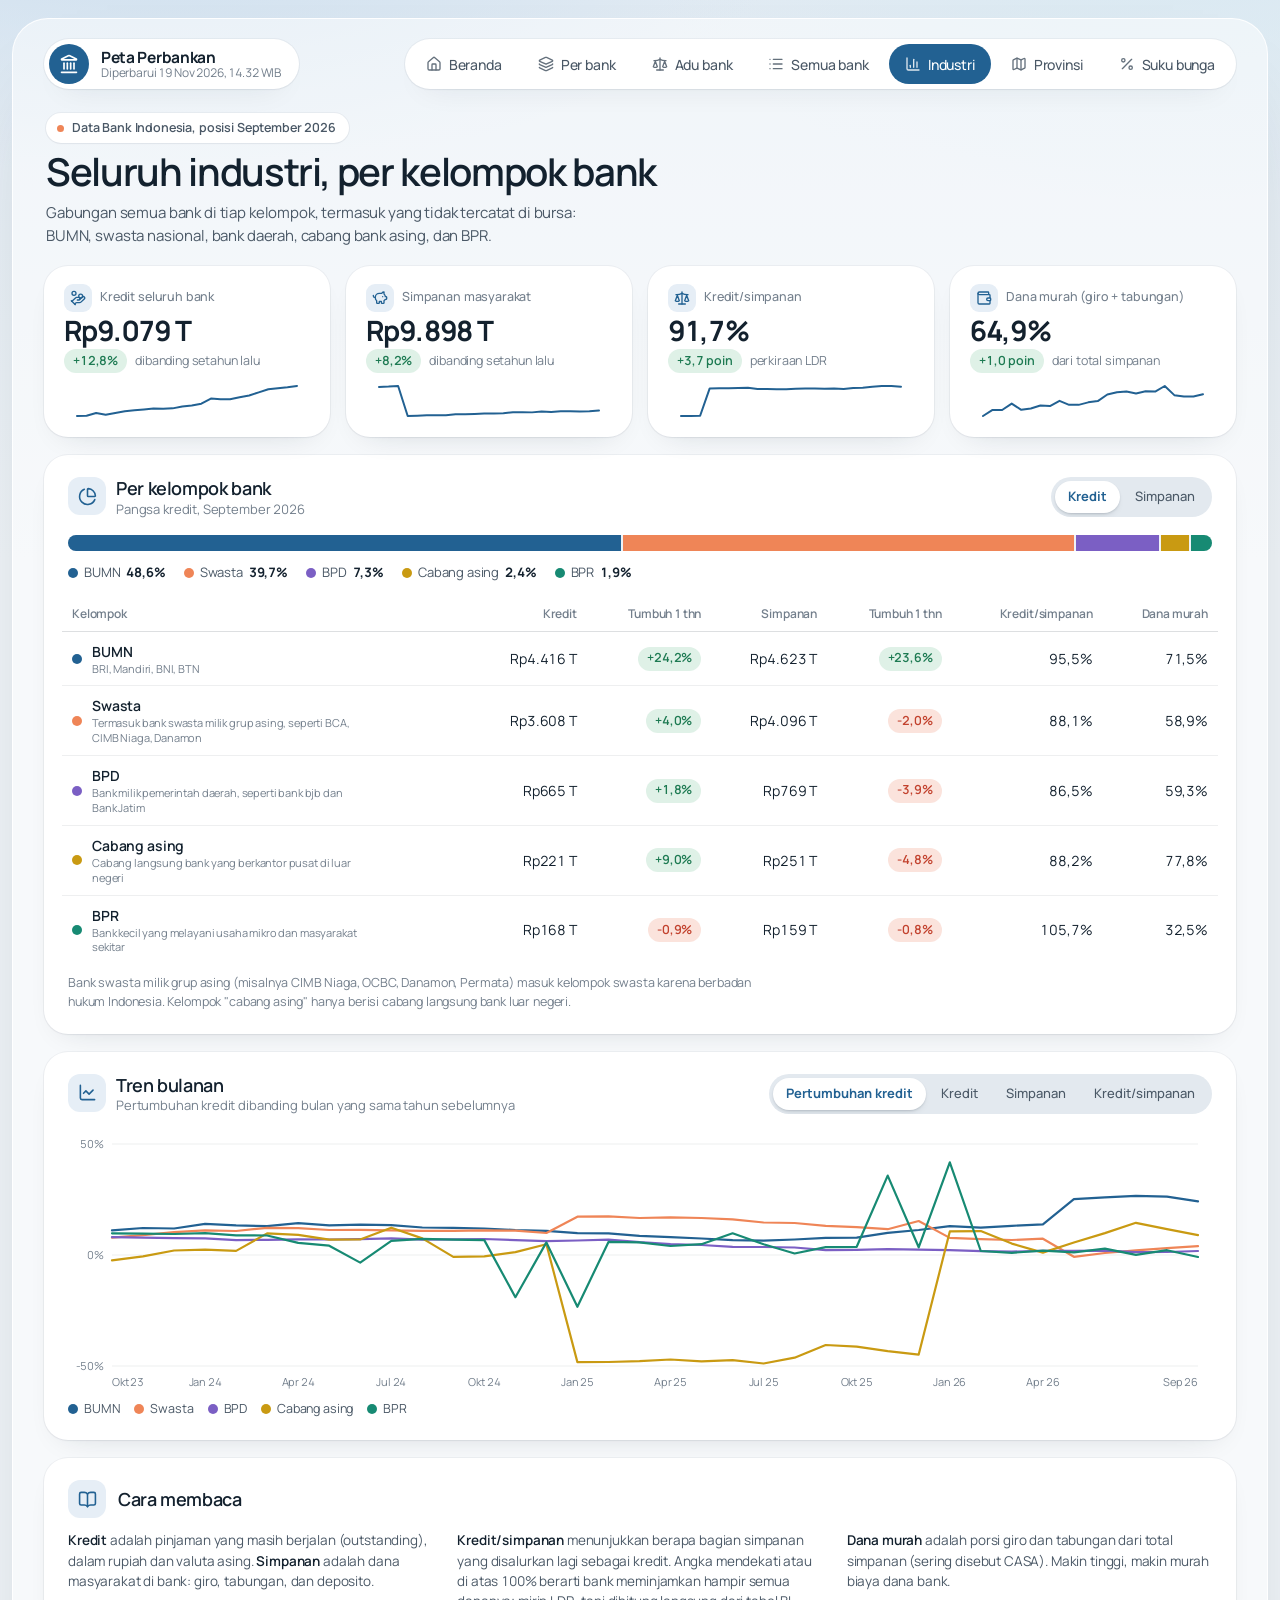
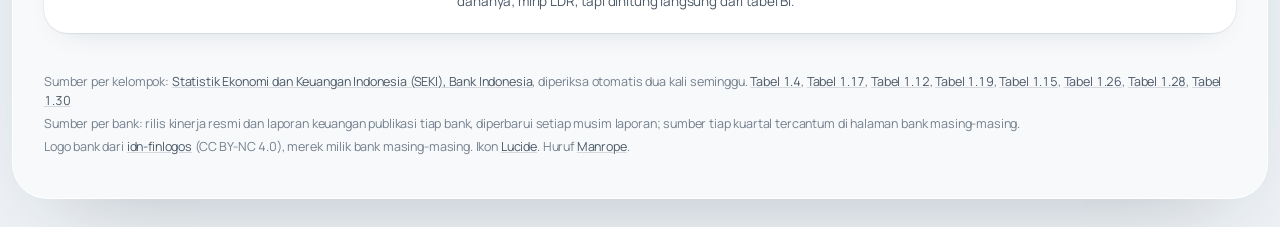
<file: industri.html>
<!doctype html>
<html lang="id">
<head>
  <meta charset="utf-8">
  <meta name="viewport" content="width=device-width, initial-scale=1, viewport-fit=cover">
  <title>Industri perbankan per kelompok bank · Peta Perbankan</title>
  <meta name="description" content="Kredit, simpanan, rasio kredit terhadap simpanan, dan dana murah seluruh bank di Indonesia per kelompok: BUMN, swasta, BPD, cabang asing, dan BPR. Data bulanan Bank Indonesia.">
  <meta name="theme-color" content="#E2EBF3">
  <link rel="icon" href="icon.svg" type="image/svg+xml">
  <link rel="preload" href="manrope.woff2" as="font" type="font/woff2" crossorigin>
  <link rel="stylesheet" href="base.css">
  <link rel="stylesheet" href="style.css">
</head>
<body data-page="industri">
  <div class="frame">
  <header class="top">
    <a class="brand" href="./">
      <span class="brand-mark"><svg class="lc" viewBox="0 0 24 24" fill="none" stroke="currentColor" stroke-width="2" stroke-linecap="round" stroke-linejoin="round" aria-hidden="true"><path d="M10 18v-7"/><path d="M11.119 2.205a2 2 0 0 1 1.762 0l7.84 3.846A.5.5 0 0 1 20.5 7h-17a.5.5 0 0 1-.22-.949z"/><path d="M14 18v-7"/><path d="M18 18v-7"/><path d="M3 22h18"/><path d="M6 18v-7"/></svg></span>
      <span class="brand-text"><b>Peta Perbankan</b><span id="updated">Memuat data…</span></span>
    </a>
    <nav class="top-nav" aria-label="Halaman">
      <a href="./"><svg class="lc" viewBox="0 0 24 24" fill="none" stroke="currentColor" stroke-width="2" stroke-linecap="round" stroke-linejoin="round" aria-hidden="true"><path d="M15 21v-8a1 1 0 0 0-1-1h-4a1 1 0 0 0-1 1v8"/><path d="M3 10a2 2 0 0 1 .709-1.528l7-6a2 2 0 0 1 2.582 0l7 6A2 2 0 0 1 21 10v9a2 2 0 0 1-2 2H5a2 2 0 0 1-2-2z"/></svg><span>Beranda</span></a>
      <a href="bank.html"><svg class="lc" viewBox="0 0 24 24" fill="none" stroke="currentColor" stroke-width="2" stroke-linecap="round" stroke-linejoin="round" aria-hidden="true"><path d="M12.83 2.18a2 2 0 0 0-1.66 0L2.6 6.08a1 1 0 0 0 0 1.83l8.58 3.91a2 2 0 0 0 1.66 0l8.58-3.9a1 1 0 0 0 0-1.83z"/><path d="M2 12a1 1 0 0 0 .58.91l8.6 3.91a2 2 0 0 0 1.65 0l8.58-3.9A1 1 0 0 0 22 12"/><path d="M2 17a1 1 0 0 0 .58.91l8.6 3.91a2 2 0 0 0 1.65 0l8.58-3.9A1 1 0 0 0 22 17"/></svg><span>Per bank</span></a>
      <a href="banding.html"><svg class="lc" viewBox="0 0 24 24" fill="none" stroke="currentColor" stroke-width="2" stroke-linecap="round" stroke-linejoin="round" aria-hidden="true"><path d="M12 3v18"/><path d="m19 8 3 8a5 5 0 0 1-6 0zV7"/><path d="M3 7h1a17 17 0 0 0 8-2 17 17 0 0 0 8 2h1"/><path d="m5 8 3 8a5 5 0 0 1-6 0zV7"/><path d="M7 21h10"/></svg><span>Adu bank</span></a>
      <a href="daftar.html"><svg class="lc" viewBox="0 0 24 24" fill="none" stroke="currentColor" stroke-width="2" stroke-linecap="round" stroke-linejoin="round" aria-hidden="true"><path d="M3 5h.01"/><path d="M3 12h.01"/><path d="M3 19h.01"/><path d="M8 5h13"/><path d="M8 12h13"/><path d="M8 19h13"/></svg><span>Semua bank</span></a>
      <a href="industri.html" aria-current="page"><svg class="lc" viewBox="0 0 24 24" fill="none" stroke="currentColor" stroke-width="2" stroke-linecap="round" stroke-linejoin="round" aria-hidden="true"><path d="M3 3v16a2 2 0 0 0 2 2h16"/><path d="M18 17V9"/><path d="M13 17V5"/><path d="M8 17v-3"/></svg><span>Industri</span></a>
      <a href="provinsi.html"><svg class="lc" viewBox="0 0 24 24" fill="none" stroke="currentColor" stroke-width="2" stroke-linecap="round" stroke-linejoin="round" aria-hidden="true"><path d="M14.106 5.553a2 2 0 0 0 1.788 0l3.659-1.83A1 1 0 0 1 21 4.619v12.764a1 1 0 0 1-.553.894l-4.553 2.277a2 2 0 0 1-1.788 0l-4.212-2.106a2 2 0 0 0-1.788 0l-3.659 1.83A1 1 0 0 1 3 19.381V6.618a1 1 0 0 1 .553-.894l4.553-2.277a2 2 0 0 1 1.788 0z"/><path d="M15 5.764v15"/><path d="M9 3.236v15"/></svg><span>Provinsi</span></a>
      <a href="bunga.html"><svg class="lc" viewBox="0 0 24 24" fill="none" stroke="currentColor" stroke-width="2" stroke-linecap="round" stroke-linejoin="round" aria-hidden="true"><line x1="19" x2="5" y1="5" y2="19"/><circle cx="6.5" cy="6.5" r="2.5"/><circle cx="17.5" cy="17.5" r="2.5"/></svg><span>Suku bunga</span></a>
    </nav>
  </header>

  <main class="main">
    <section class="page-head">
      <div class="ph-copy">
        <span class="eyebrow"><i class="dot"></i><span id="eyebrow">Data Bank Indonesia</span></span>
        <h1 class="page-title">Seluruh industri, per kelompok bank</h1>
        <p class="lede">Gabungan semua bank di tiap kelompok, termasuk yang tidak tercatat di bursa: BUMN, swasta nasional, bank daerah, cabang bank asing, dan BPR.</p>
      </div>
    </section>

    <div id="banner" class="banner" hidden></div>

    <section class="grid four seki" id="stats" aria-label="Angka utama">
      <div class="card stat"><div class="skeleton" style="height:96px"></div></div>
      <div class="card stat"><div class="skeleton" style="height:96px"></div></div>
      <div class="card stat"><div class="skeleton" style="height:96px"></div></div>
      <div class="card stat"><div class="skeleton" style="height:96px"></div></div>
    </section>

    <section class="card seki" id="kelompok">
      <div class="card-head">
        <span class="ch-ic"><svg class="lc" viewBox="0 0 24 24" fill="none" stroke="currentColor" stroke-width="2" stroke-linecap="round" stroke-linejoin="round" aria-hidden="true"><path d="M21 12c.552 0 1.005-.449.95-.998a10 10 0 0 0-8.953-8.951c-.55-.055-.998.398-.998.95v8a1 1 0 0 0 1 1z"/><path d="M21.21 15.89A10 10 0 1 1 8 2.83"/></svg></span><div><h2>Per kelompok bank</h2><p id="kelompok-sub">Pangsa kredit</p></div>
        <div class="seg" id="share-seg" role="group" aria-label="Pangsa">
          <button aria-pressed="true" data-v="kredit">Kredit</button>
          <button aria-pressed="false" data-v="simpanan">Simpanan</button>
        </div>
      </div>
      <div class="share" id="share"></div>
      <div class="table-wrap"><table class="tbl" id="group-table"></table></div>
      <p class="note" id="group-note"></p>
    </section>

    <section class="card seki" id="tren">
      <div class="card-head">
        <span class="ch-ic"><svg class="lc" viewBox="0 0 24 24" fill="none" stroke="currentColor" stroke-width="2" stroke-linecap="round" stroke-linejoin="round" aria-hidden="true"><path d="M3 3v16a2 2 0 0 0 2 2h16"/><path d="m19 9-5 5-4-4-3 3"/></svg></span><div><h2>Tren bulanan</h2><p id="tren-sub"></p></div>
        <div class="seg" id="trend-seg" role="group" aria-label="Ukuran">
          <button aria-pressed="true" data-v="tumbuh">Pertumbuhan kredit</button>
          <button aria-pressed="false" data-v="kredit">Kredit</button>
          <button aria-pressed="false" data-v="simpanan">Simpanan</button>
          <button aria-pressed="false" data-v="ldr">Kredit/simpanan</button>
        </div>
      </div>
      <div id="trend-chart"></div>
    </section>

    <section class="card explain-card" aria-labelledby="baca-h">
      <h2 class="h2 ch-line" id="baca-h"><span class="ch-ic"><svg class="lc" viewBox="0 0 24 24" fill="none" stroke="currentColor" stroke-width="2" stroke-linecap="round" stroke-linejoin="round" aria-hidden="true"><path d="M12 5v16"/><path d="M20.001 19A2 2 0 0022 17V5a2 2 0 00-1.999-2L16 3.002A5 5 0 0012 5a5 5 0 00-4-2H4a2 2 0 00-2 2v12a2 2 0 001.999 2H8a5 5 0 014 2 5 5 0 014-2z"/></svg></span>Cara membaca</h2>
      <div class="explain">
        <p><b>Kredit</b> adalah pinjaman yang masih berjalan (outstanding), dalam rupiah dan valuta asing. <b>Simpanan</b> adalah dana masyarakat di bank: giro, tabungan, dan deposito.</p>
        <p><b>Kredit/simpanan</b> menunjukkan berapa bagian simpanan yang disalurkan lagi sebagai kredit. Angka mendekati atau di atas 100% berarti bank meminjamkan hampir semua dananya; mirip LDR, tapi dihitung langsung dari tabel BI.</p>
        <p><b>Dana murah</b> adalah porsi giro dan tabungan dari total simpanan (sering disebut CASA). Makin tinggi, makin murah biaya dana bank.</p>
      </div>
    </section>
  </main>

  <footer class="foot">
    <span>Sumber per kelompok: <a href="https://www.bi.go.id/id/statistik/ekonomi-keuangan/seki/default.aspx" target="_blank" rel="noopener">Statistik Ekonomi dan Keuangan Indonesia (SEKI), Bank Indonesia</a>, diperiksa otomatis dua kali seminggu. <span id="src-list"></span></span>
    <span>Sumber per bank: rilis kinerja resmi dan laporan keuangan publikasi tiap bank, diperbarui setiap musim laporan; sumber tiap kuartal tercantum di halaman bank masing-masing.</span>
    <span>Logo bank dari <a href="https://github.com/hafidznoor/idn-finlogos" target="_blank" rel="noopener">idn-finlogos</a> (CC BY-NC 4.0), merek milik bank masing-masing. Ikon <a href="https://lucide.dev" target="_blank" rel="noopener">Lucide</a>. Huruf <a href="https://github.com/sharanda/manrope" target="_blank" rel="noopener">Manrope</a>.</span>
  </footer>
  </div>

  <script type="module" src="app.js"></script>
</body>
</html>
</file>
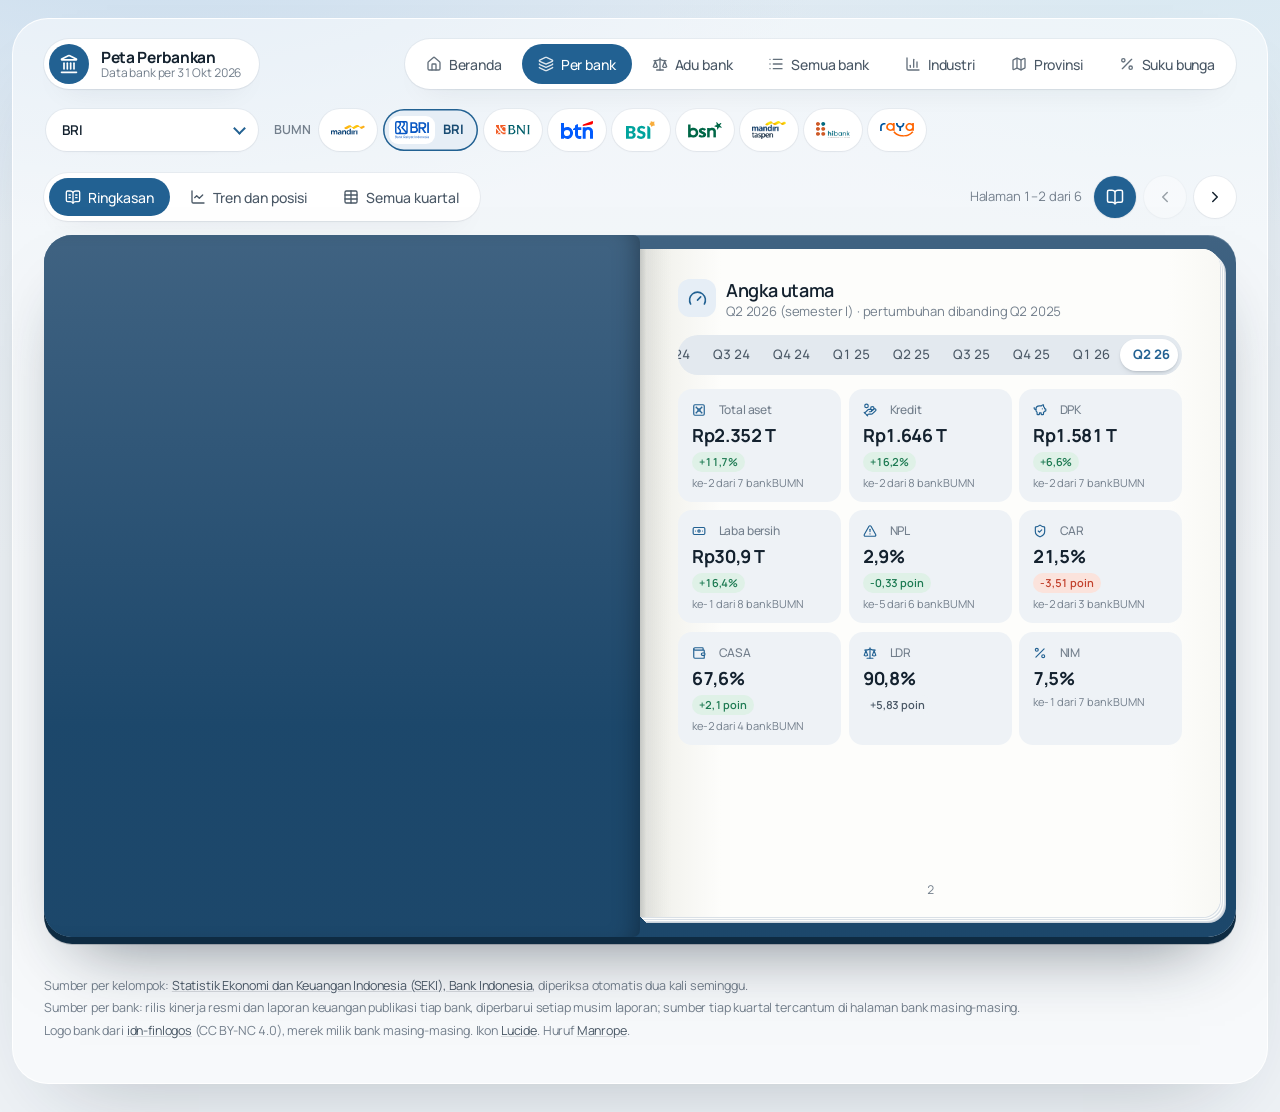
<file: profil.html>
<!doctype html>
<html lang="id">
<head>
  <meta charset="utf-8">
  <meta name="viewport" content="width=device-width, initial-scale=1, viewport-fit=cover">
  <title>Laporan keuangan bank · Peta Perbankan</title>
  <meta name="description" content="Laporan keuangan tiap bank per kuartal: aset, kredit, DPK, laba, NPL, CAR, CASA, dan LDR, dibandingkan dengan bank sekelompok.">
  <meta name="theme-color" content="#E2EBF3">
  <link rel="icon" href="icon.svg" type="image/svg+xml">
  <link rel="preload" href="manrope.woff2" as="font" type="font/woff2" crossorigin>
  <link rel="stylesheet" href="base.css">
  <link rel="stylesheet" href="style.css">
</head>
<body data-page="profil">
  <div class="frame">
  <header class="top">
    <a class="brand" href="./">
      <span class="brand-mark"><svg class="lc" viewBox="0 0 24 24" fill="none" stroke="currentColor" stroke-width="2" stroke-linecap="round" stroke-linejoin="round" aria-hidden="true"><path d="M10 18v-7"/><path d="M11.119 2.205a2 2 0 0 1 1.762 0l7.84 3.846A.5.5 0 0 1 20.5 7h-17a.5.5 0 0 1-.22-.949z"/><path d="M14 18v-7"/><path d="M18 18v-7"/><path d="M3 22h18"/><path d="M6 18v-7"/></svg></span>
      <span class="brand-text"><b>Peta Perbankan</b><span id="updated">Memuat data…</span></span>
    </a>
    <nav class="top-nav" aria-label="Halaman">
      <a href="./"><svg class="lc" viewBox="0 0 24 24" fill="none" stroke="currentColor" stroke-width="2" stroke-linecap="round" stroke-linejoin="round" aria-hidden="true"><path d="M15 21v-8a1 1 0 0 0-1-1h-4a1 1 0 0 0-1 1v8"/><path d="M3 10a2 2 0 0 1 .709-1.528l7-6a2 2 0 0 1 2.582 0l7 6A2 2 0 0 1 21 10v9a2 2 0 0 1-2 2H5a2 2 0 0 1-2-2z"/></svg><span>Beranda</span></a>
      <a href="bank.html" aria-current="page"><svg class="lc" viewBox="0 0 24 24" fill="none" stroke="currentColor" stroke-width="2" stroke-linecap="round" stroke-linejoin="round" aria-hidden="true"><path d="M12.83 2.18a2 2 0 0 0-1.66 0L2.6 6.08a1 1 0 0 0 0 1.83l8.58 3.91a2 2 0 0 0 1.66 0l8.58-3.9a1 1 0 0 0 0-1.83z"/><path d="M2 12a1 1 0 0 0 .58.91l8.6 3.91a2 2 0 0 0 1.65 0l8.58-3.9A1 1 0 0 0 22 12"/><path d="M2 17a1 1 0 0 0 .58.91l8.6 3.91a2 2 0 0 0 1.65 0l8.58-3.9A1 1 0 0 0 22 17"/></svg><span>Per bank</span></a>
      <a href="banding.html"><svg class="lc" viewBox="0 0 24 24" fill="none" stroke="currentColor" stroke-width="2" stroke-linecap="round" stroke-linejoin="round" aria-hidden="true"><path d="M12 3v18"/><path d="m19 8 3 8a5 5 0 0 1-6 0zV7"/><path d="M3 7h1a17 17 0 0 0 8-2 17 17 0 0 0 8 2h1"/><path d="m5 8 3 8a5 5 0 0 1-6 0zV7"/><path d="M7 21h10"/></svg><span>Adu bank</span></a>
      <a href="daftar.html"><svg class="lc" viewBox="0 0 24 24" fill="none" stroke="currentColor" stroke-width="2" stroke-linecap="round" stroke-linejoin="round" aria-hidden="true"><path d="M3 5h.01"/><path d="M3 12h.01"/><path d="M3 19h.01"/><path d="M8 5h13"/><path d="M8 12h13"/><path d="M8 19h13"/></svg><span>Semua bank</span></a>
      <a href="industri.html"><svg class="lc" viewBox="0 0 24 24" fill="none" stroke="currentColor" stroke-width="2" stroke-linecap="round" stroke-linejoin="round" aria-hidden="true"><path d="M3 3v16a2 2 0 0 0 2 2h16"/><path d="M18 17V9"/><path d="M13 17V5"/><path d="M8 17v-3"/></svg><span>Industri</span></a>
      <a href="provinsi.html"><svg class="lc" viewBox="0 0 24 24" fill="none" stroke="currentColor" stroke-width="2" stroke-linecap="round" stroke-linejoin="round" aria-hidden="true"><path d="M14.106 5.553a2 2 0 0 0 1.788 0l3.659-1.83A1 1 0 0 1 21 4.619v12.764a1 1 0 0 1-.553.894l-4.553 2.277a2 2 0 0 1-1.788 0l-4.212-2.106a2 2 0 0 0-1.788 0l-3.659 1.83A1 1 0 0 1 3 19.381V6.618a1 1 0 0 1 .553-.894l4.553-2.277a2 2 0 0 1 1.788 0z"/><path d="M15 5.764v15"/><path d="M9 3.236v15"/></svg><span>Provinsi</span></a>
      <a href="bunga.html"><svg class="lc" viewBox="0 0 24 24" fill="none" stroke="currentColor" stroke-width="2" stroke-linecap="round" stroke-linejoin="round" aria-hidden="true"><line x1="19" x2="5" y1="5" y2="19"/><circle cx="6.5" cy="6.5" r="2.5"/><circle cx="17.5" cy="17.5" r="2.5"/></svg><span>Suku bunga</span></a>
    </nav>
  </header>

  <main class="main">
    <nav class="bank-switch needs-bank" id="bank-switch" aria-label="Pilih bank"></nav>

    <div id="banner" class="banner" hidden></div>

    <section class="book needs-bank has-cover closed still" id="pf-book" aria-label="Laporan bank">
      <div class="book-bar">
        <div class="book-tabs" id="book-tabs" role="tablist" aria-label="Bab laporan"></div>
        <div class="book-nav">
          <span class="book-folio" id="book-folio" aria-live="polite"></span>
          <button type="button" class="book-btn book-shut" data-shut aria-label="Tutup buku"><svg class="lc" viewBox="0 0 24 24" fill="none" stroke="currentColor" stroke-width="2" stroke-linecap="round" stroke-linejoin="round" aria-hidden="true"><path d="M12 5v16"/><path d="M20.001 19A2 2 0 0022 17V5a2 2 0 00-1.999-2L16 3.002A5 5 0 0012 5a5 5 0 00-4-2H4a2 2 0 00-2 2v12a2 2 0 001.999 2H8a5 5 0 014 2 5 5 0 014-2z"/></svg></button>
          <button type="button" class="book-btn" data-turn="-1" aria-label="Halaman sebelumnya"><svg class="lc" viewBox="0 0 24 24" fill="none" stroke="currentColor" stroke-width="2" stroke-linecap="round" stroke-linejoin="round" aria-hidden="true"><path d="m15 18-6-6 6-6"/></svg></button>
          <button type="button" class="book-btn" data-turn="1" aria-label="Halaman berikutnya"><svg class="lc" viewBox="0 0 24 24" fill="none" stroke="currentColor" stroke-width="2" stroke-linecap="round" stroke-linejoin="round" aria-hidden="true"><path d="m9 18 6-6-6-6"/></svg></button>
        </div>
      </div>
      <div class="book-body" id="book-body">
        <button type="button" class="book-cover" id="book-cover" aria-label="Buka laporan">
          <span class="cv-face cv-front" id="cv-front"></span>
          <span class="cv-face cv-back" aria-hidden="true"></span>
        </button>
        <article class="spread on" id="pf-sum" data-title="Ringkasan" data-icon="book-open-text" aria-label="Ringkasan">
          <div class="page left pf-id" id="pf-id"></div>
          <div class="page right pf-nums">
            <div class="card-head">
              <span class="ch-ic"><svg class="lc" viewBox="0 0 24 24" fill="none" stroke="currentColor" stroke-width="2" stroke-linecap="round" stroke-linejoin="round" aria-hidden="true"><path d="m12 14 4-4"/><path d="M3.34 19a10 10 0 1 1 17.32 0"/></svg></span><div><h2>Angka utama</h2><p id="pf-stats-sub"></p></div>
            </div>
            <div class="seg qseg" id="pf-quarter" role="group" aria-label="Kuartal"></div>
            <div class="bd-stats" id="pf-stats"></div>
          </div>
        </article>

        <article class="spread" id="pf-grid" data-title="Tren dan posisi" data-icon="chart-line" aria-label="Tren dan posisi">
          <div class="page left" id="pf-trend-card">
            <div class="card-head"><span class="ch-ic"><svg class="lc" viewBox="0 0 24 24" fill="none" stroke="currentColor" stroke-width="2" stroke-linecap="round" stroke-linejoin="round" aria-hidden="true"><path d="M3 3v16a2 2 0 0 0 2 2h16"/><path d="m19 9-5 5-4-4-3 3"/></svg></span><div><h2 id="pf-trend-title">Tren per kuartal</h2><p>Celah berarti angka kuartal itu tidak ditemukan di rilis yang dikutip.</p></div></div>
            <div id="pf-chart" class="bd-chart"></div>
            <div class="pf-tstats" id="pf-tstats"></div>
          </div>
          <div class="page right">
            <div class="page-tools"><span>Pilih ukuran untuk kedua halaman</span><div class="seg" id="pf-metric" role="group" aria-label="Ukuran"></div></div>
            <div class="card-head"><span class="ch-ic"><svg class="lc" viewBox="0 0 24 24" fill="none" stroke="currentColor" stroke-width="2" stroke-linecap="round" stroke-linejoin="round" aria-hidden="true"><path d="M3 3v16a2 2 0 0 0 2 2h16"/><path d="M7 16h8"/><path d="M7 11h12"/><path d="M7 6h3"/></svg></span><div><h2 id="pf-peers-title">Dibanding bank sekelompok</h2><p id="pf-peers-note"></p></div></div>
            <ul class="bbars" id="pf-peers"></ul>
          </div>
        </article>

        <article class="spread" id="pf-all" data-title="Semua kuartal" data-icon="table" aria-label="Semua kuartal dan sumber">
          <div class="page left">
            <div class="card-head"><span class="ch-ic"><svg class="lc" viewBox="0 0 24 24" fill="none" stroke="currentColor" stroke-width="2" stroke-linecap="round" stroke-linejoin="round" aria-hidden="true"><path d="M12 3v18"/><rect width="18" height="18" x="3" y="3" rx="2"/><path d="M3 9h18"/><path d="M3 15h18"/></svg></span><div><h2 id="pf-table-h">Semua kuartal</h2><p id="pf-table-sub"></p></div></div>
            <div class="table-wrap"><table class="tbl bd-tbl" id="pf-table"></table></div>
          </div>
          <div class="page right">
            <div class="card-head"><span class="ch-ic"><svg class="lc" viewBox="0 0 24 24" fill="none" stroke="currentColor" stroke-width="2" stroke-linecap="round" stroke-linejoin="round" aria-hidden="true"><path d="M6 22a2 2 0 0 1-2-2V4a2 2 0 0 1 2-2h8a2.4 2.4 0 0 1 1.704.706l3.588 3.588A2.4 2.4 0 0 1 20 8v12a2 2 0 0 1-2 2z"/><path d="M14 2v5a1 1 0 0 0 1 1h5"/><path d="M10 9H8"/><path d="M16 13H8"/><path d="M16 17H8"/></svg></span><div><h2 id="pf-src-h">Sumber per kuartal</h2><p>Rilis kinerja, laporan keuangan publikasi, dan media keuangan yang mengutipnya.</p></div></div>
            <ul class="bd-sources" id="pf-sources"></ul>
          </div>
        </article>

        <button type="button" class="dog prev" data-turn="-1" aria-label="Halaman sebelumnya"></button>
        <button type="button" class="dog next" data-turn="1" aria-label="Halaman berikutnya"></button>
      </div>
    </section>
  </main>

  <footer class="foot">
    <span>Sumber per kelompok: <a href="https://www.bi.go.id/id/statistik/ekonomi-keuangan/seki/default.aspx" target="_blank" rel="noopener">Statistik Ekonomi dan Keuangan Indonesia (SEKI), Bank Indonesia</a>, diperiksa otomatis dua kali seminggu. <span id="src-list"></span></span>
    <span>Sumber per bank: rilis kinerja resmi dan laporan keuangan publikasi tiap bank, diperbarui setiap musim laporan; sumber tiap kuartal tercantum di halaman bank masing-masing.</span>
    <span>Logo bank dari <a href="https://github.com/hafidznoor/idn-finlogos" target="_blank" rel="noopener">idn-finlogos</a> (CC BY-NC 4.0), merek milik bank masing-masing. Ikon <a href="https://lucide.dev" target="_blank" rel="noopener">Lucide</a>. Huruf <a href="https://github.com/sharanda/manrope" target="_blank" rel="noopener">Manrope</a>.</span>
  </footer>
  </div>

  <script type="module" src="app.js"></script>
</body>
</html>
</file>
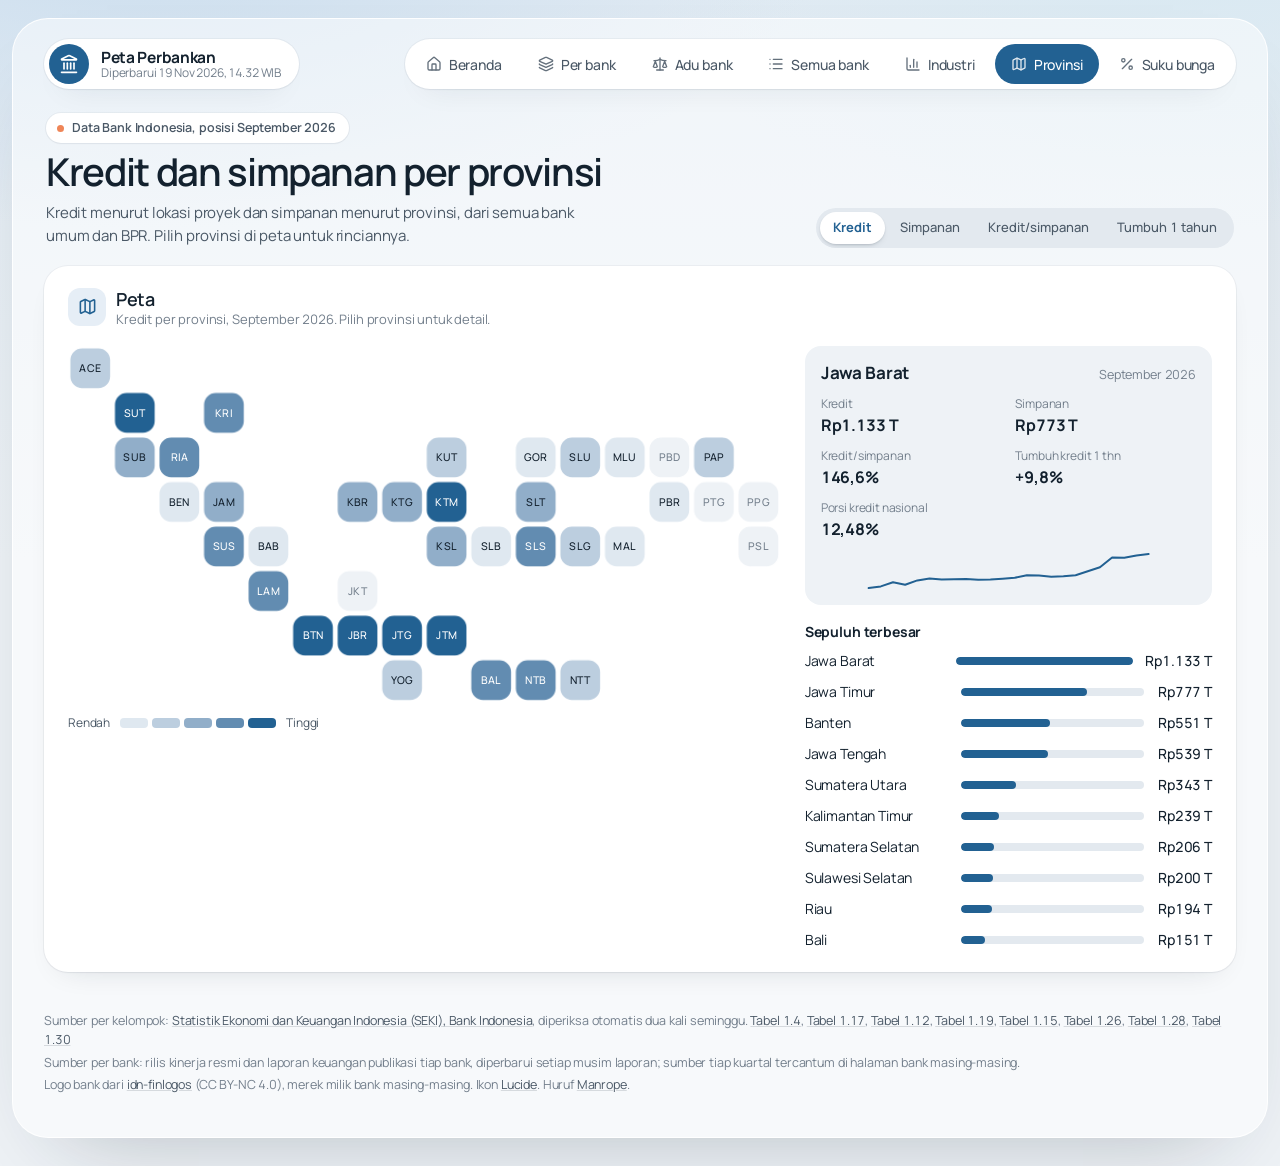
<file: provinsi.html>
<!doctype html>
<html lang="id">
<head>
  <meta charset="utf-8">
  <meta name="viewport" content="width=device-width, initial-scale=1, viewport-fit=cover">
  <title>Kredit dan simpanan per provinsi · Peta Perbankan</title>
  <meta name="description" content="Peta kredit, simpanan, rasio kredit terhadap simpanan, dan pertumbuhan kredit di seluruh provinsi Indonesia, dari data bulanan Bank Indonesia.">
  <meta name="theme-color" content="#E2EBF3">
  <link rel="icon" href="icon.svg" type="image/svg+xml">
  <link rel="preload" href="manrope.woff2" as="font" type="font/woff2" crossorigin>
  <link rel="stylesheet" href="base.css">
  <link rel="stylesheet" href="style.css">
</head>
<body data-page="provinsi">
  <div class="frame">
  <header class="top">
    <a class="brand" href="./">
      <span class="brand-mark"><svg class="lc" viewBox="0 0 24 24" fill="none" stroke="currentColor" stroke-width="2" stroke-linecap="round" stroke-linejoin="round" aria-hidden="true"><path d="M10 18v-7"/><path d="M11.119 2.205a2 2 0 0 1 1.762 0l7.84 3.846A.5.5 0 0 1 20.5 7h-17a.5.5 0 0 1-.22-.949z"/><path d="M14 18v-7"/><path d="M18 18v-7"/><path d="M3 22h18"/><path d="M6 18v-7"/></svg></span>
      <span class="brand-text"><b>Peta Perbankan</b><span id="updated">Memuat data…</span></span>
    </a>
    <nav class="top-nav" aria-label="Halaman">
      <a href="./"><svg class="lc" viewBox="0 0 24 24" fill="none" stroke="currentColor" stroke-width="2" stroke-linecap="round" stroke-linejoin="round" aria-hidden="true"><path d="M15 21v-8a1 1 0 0 0-1-1h-4a1 1 0 0 0-1 1v8"/><path d="M3 10a2 2 0 0 1 .709-1.528l7-6a2 2 0 0 1 2.582 0l7 6A2 2 0 0 1 21 10v9a2 2 0 0 1-2 2H5a2 2 0 0 1-2-2z"/></svg><span>Beranda</span></a>
      <a href="bank.html"><svg class="lc" viewBox="0 0 24 24" fill="none" stroke="currentColor" stroke-width="2" stroke-linecap="round" stroke-linejoin="round" aria-hidden="true"><path d="M12.83 2.18a2 2 0 0 0-1.66 0L2.6 6.08a1 1 0 0 0 0 1.83l8.58 3.91a2 2 0 0 0 1.66 0l8.58-3.9a1 1 0 0 0 0-1.83z"/><path d="M2 12a1 1 0 0 0 .58.91l8.6 3.91a2 2 0 0 0 1.65 0l8.58-3.9A1 1 0 0 0 22 12"/><path d="M2 17a1 1 0 0 0 .58.91l8.6 3.91a2 2 0 0 0 1.65 0l8.58-3.9A1 1 0 0 0 22 17"/></svg><span>Per bank</span></a>
      <a href="banding.html"><svg class="lc" viewBox="0 0 24 24" fill="none" stroke="currentColor" stroke-width="2" stroke-linecap="round" stroke-linejoin="round" aria-hidden="true"><path d="M12 3v18"/><path d="m19 8 3 8a5 5 0 0 1-6 0zV7"/><path d="M3 7h1a17 17 0 0 0 8-2 17 17 0 0 0 8 2h1"/><path d="m5 8 3 8a5 5 0 0 1-6 0zV7"/><path d="M7 21h10"/></svg><span>Adu bank</span></a>
      <a href="daftar.html"><svg class="lc" viewBox="0 0 24 24" fill="none" stroke="currentColor" stroke-width="2" stroke-linecap="round" stroke-linejoin="round" aria-hidden="true"><path d="M3 5h.01"/><path d="M3 12h.01"/><path d="M3 19h.01"/><path d="M8 5h13"/><path d="M8 12h13"/><path d="M8 19h13"/></svg><span>Semua bank</span></a>
      <a href="industri.html"><svg class="lc" viewBox="0 0 24 24" fill="none" stroke="currentColor" stroke-width="2" stroke-linecap="round" stroke-linejoin="round" aria-hidden="true"><path d="M3 3v16a2 2 0 0 0 2 2h16"/><path d="M18 17V9"/><path d="M13 17V5"/><path d="M8 17v-3"/></svg><span>Industri</span></a>
      <a href="provinsi.html" aria-current="page"><svg class="lc" viewBox="0 0 24 24" fill="none" stroke="currentColor" stroke-width="2" stroke-linecap="round" stroke-linejoin="round" aria-hidden="true"><path d="M14.106 5.553a2 2 0 0 0 1.788 0l3.659-1.83A1 1 0 0 1 21 4.619v12.764a1 1 0 0 1-.553.894l-4.553 2.277a2 2 0 0 1-1.788 0l-4.212-2.106a2 2 0 0 0-1.788 0l-3.659 1.83A1 1 0 0 1 3 19.381V6.618a1 1 0 0 1 .553-.894l4.553-2.277a2 2 0 0 1 1.788 0z"/><path d="M15 5.764v15"/><path d="M9 3.236v15"/></svg><span>Provinsi</span></a>
      <a href="bunga.html"><svg class="lc" viewBox="0 0 24 24" fill="none" stroke="currentColor" stroke-width="2" stroke-linecap="round" stroke-linejoin="round" aria-hidden="true"><line x1="19" x2="5" y1="5" y2="19"/><circle cx="6.5" cy="6.5" r="2.5"/><circle cx="17.5" cy="17.5" r="2.5"/></svg><span>Suku bunga</span></a>
    </nav>
  </header>

  <main class="main">
    <section class="page-head">
      <div class="ph-copy">
        <span class="eyebrow"><i class="dot"></i><span id="eyebrow">Data Bank Indonesia</span></span>
        <h1 class="page-title">Kredit dan simpanan per provinsi</h1>
        <p class="lede">Kredit menurut lokasi proyek dan simpanan menurut provinsi, dari semua bank umum dan BPR. Pilih provinsi di peta untuk rinciannya.</p>
      </div>
      <div class="ph-tools seki"><div class="seg" id="prov-seg" role="group" aria-label="Ukuran provinsi">
          <button aria-pressed="true" data-v="kredit">Kredit</button>
          <button aria-pressed="false" data-v="simpanan">Simpanan</button>
          <button aria-pressed="false" data-v="ldr">Kredit/simpanan</button>
          <button aria-pressed="false" data-v="tumbuh">Tumbuh 1 tahun</button>
        </div></div>
    </section>

    <div id="banner" class="banner" hidden></div>

    <section class="card seki" id="provinsi">
      <div class="card-head"><span class="ch-ic"><svg class="lc" viewBox="0 0 24 24" fill="none" stroke="currentColor" stroke-width="2" stroke-linecap="round" stroke-linejoin="round" aria-hidden="true"><path d="M14.106 5.553a2 2 0 0 0 1.788 0l3.659-1.83A1 1 0 0 1 21 4.619v12.764a1 1 0 0 1-.553.894l-4.553 2.277a2 2 0 0 1-1.788 0l-4.212-2.106a2 2 0 0 0-1.788 0l-3.659 1.83A1 1 0 0 1 3 19.381V6.618a1 1 0 0 1 .553-.894l4.553-2.277a2 2 0 0 1 1.788 0z"/><path d="M15 5.764v15"/><path d="M9 3.236v15"/></svg></span><div><h2>Peta</h2><p id="prov-sub">Memuat…</p></div></div>
      <div class="prov-layout">
        <div id="prov-map"></div>
        <div class="prov-side">
          <div id="prov-detail" class="prov-detail"></div>
          <div><h3 class="bd-h3">Sepuluh terbesar</h3><ul class="bars" id="prov-rank"></ul></div>
        </div>
      </div>
    </section>
  </main>

  <footer class="foot">
    <span>Sumber per kelompok: <a href="https://www.bi.go.id/id/statistik/ekonomi-keuangan/seki/default.aspx" target="_blank" rel="noopener">Statistik Ekonomi dan Keuangan Indonesia (SEKI), Bank Indonesia</a>, diperiksa otomatis dua kali seminggu. <span id="src-list"></span></span>
    <span>Sumber per bank: rilis kinerja resmi dan laporan keuangan publikasi tiap bank, diperbarui setiap musim laporan; sumber tiap kuartal tercantum di halaman bank masing-masing.</span>
    <span>Logo bank dari <a href="https://github.com/hafidznoor/idn-finlogos" target="_blank" rel="noopener">idn-finlogos</a> (CC BY-NC 4.0), merek milik bank masing-masing. Ikon <a href="https://lucide.dev" target="_blank" rel="noopener">Lucide</a>. Huruf <a href="https://github.com/sharanda/manrope" target="_blank" rel="noopener">Manrope</a>.</span>
  </footer>
  </div>

  <script type="module" src="app.js"></script>
</body>
</html>
</file>
<file: base.css>
/* Dasar tampilan seri #30Hari30Website
   Kartu putih bersudut besar di atas abu-abu sangat muda, tombol pil hitam, Google Sans Flex.
   Setiap proyek hanya mengganti --accent (dan --accent-soft) di style.css-nya sendiri. */

@font-face {
  font-family: 'Google Sans Flex';
  src: url('./google-sans-flex.woff2') format('woff2');
  font-weight: 1 1000;
  font-style: normal;
  font-display: swap;
}

:root {
  --ink: #15110E;
  --ink-2: #5E5550;
  --ink-3: #8F857E;
  --line: rgba(21, 17, 14, .08);
  --line-2: rgba(21, 17, 14, .14);
  --bg: #F4F4F2;
  --bg-2: #E9E9E6;
  --card: #FFFFFF;
  --accent: #2F6BFF;
  --accent-soft: #E3EBFF;
  --good: #1E8A55;
  --good-soft: #DCF2E5;
  --bad: #D8381E;
  --bad-soft: #FDE2DB;
  --warn: #A86400;
  --warn-soft: #FFEBC2;
  --shadow: 0 1px 2px rgba(20, 20, 20, .04), 0 24px 48px -30px rgba(20, 20, 20, .22);
  --font: 'Google Sans Flex', 'Google Sans', 'Segoe UI', Roboto, system-ui, sans-serif;
  --radius: 32px;
  /* Warna seri kategorikal (urutan tetap, lulus uji buta warna untuk garis dan batang bersebelahan). */
  --s1: #2a78d6; --s2: #eb6834; --s3: #1baf7a; --s4: #eda100; --s5: #e87ba4; --s6: #008300; --s7: #6250d6; --s8: #e34948;
}

* { box-sizing: border-box; }
html { -webkit-text-size-adjust: 100%; }
body {
  margin: 0; min-height: 100vh; font-family: var(--font); color: var(--ink); background: var(--bg);
  font-size: 15px; line-height: 1.5; -webkit-font-smoothing: antialiased; font-variant-numeric: tabular-nums;
}
[hidden] { display: none !important; }
button, input, select, textarea { font: inherit; color: inherit; }
h1, h2, h3, h4, p, figure, blockquote, dl, dd { margin: 0; }
ul[class], ol[class] { list-style: none; margin: 0; padding: 0; }
a { color: inherit; }
img { max-width: 100%; }
svg { flex-shrink: 0; }
.ic { width: 18px; height: 18px; fill: none; stroke: currentColor; stroke-width: 1.8; stroke-linecap: round; stroke-linejoin: round; }
:focus-visible { outline: 2px solid var(--ink); outline-offset: 3px; }
.sr-only { position: absolute; width: 1px; height: 1px; overflow: hidden; clip: rect(0 0 0 0); white-space: nowrap; }

/* ---------- Kerangka ---------- */
.top {
  display: flex; align-items: center; justify-content: space-between; gap: 16px;
  max-width: 1240px; margin: 0 auto; padding: calc(18px + env(safe-area-inset-top, 0px)) 24px 10px;
}
.brand { display: flex; align-items: center; gap: 12px; min-width: 0; text-decoration: none; }
.brand-mark { width: 44px; height: 44px; border-radius: 50%; background: var(--ink); color: #fff; display: grid; place-items: center; }
.brand-mark .ic { width: 22px; height: 22px; }
.brand-text { display: grid; line-height: 1.2; min-width: 0; }
.brand-text b { font-size: 17px; font-weight: 600; letter-spacing: -.01em; }
.brand-text span { font-size: 13px; color: var(--ink-2); white-space: nowrap; overflow: hidden; text-overflow: ellipsis; }
.top-nav { display: flex; gap: 4px; padding: 4px; border-radius: 999px; background: var(--card); box-shadow: var(--shadow); }
.top-nav a, .top-nav button {
  display: inline-flex; align-items: center; height: 38px; padding: 0 16px; border-radius: 999px; border: 0; background: none;
  text-decoration: none; font-size: 14px; color: var(--ink-2); cursor: pointer; white-space: nowrap;
}
.top-nav [aria-current="page"], .top-nav [aria-pressed="true"] { background: var(--ink); color: #fff; }
.main { max-width: 1240px; margin: 0 auto; padding: 8px 24px 64px; display: grid; gap: 20px; }

.hero { display: grid; gap: 10px; padding: 18px 4px 6px; }
.eyebrow { display: inline-flex; align-items: center; gap: 8px; font-size: 13px; color: var(--ink-2); }
.eyebrow .dot { width: 8px; height: 8px; border-radius: 50%; background: var(--accent); }
.display { font-size: clamp(34px, 5.2vw, 58px); line-height: 1.04; font-weight: 300; letter-spacing: -.04em; max-width: 18ch; }
.display b { font-weight: 600; }
.lede { font-size: 17px; color: var(--ink-2); max-width: 62ch; }

.card { background: var(--card); border-radius: var(--radius); padding: 24px 26px; box-shadow: var(--shadow); min-width: 0; }
.card.flat { box-shadow: none; }
.card.tint { background: var(--accent-soft); box-shadow: none; }
.card-head { display: flex; align-items: flex-start; justify-content: space-between; gap: 12px; flex-wrap: wrap; margin-bottom: 16px; }
.card-head h2, .h2 { font-size: 21px; line-height: 1.25; font-weight: 500; letter-spacing: -.02em; }
.card-head p, .sub { font-size: 13.5px; color: var(--ink-2); }
.grid { display: grid; gap: 20px; }
.grid.two { grid-template-columns: repeat(2, minmax(0, 1fr)); }
.grid.three { grid-template-columns: repeat(3, minmax(0, 1fr)); }
.grid.four { grid-template-columns: repeat(4, minmax(0, 1fr)); }
.grid.wide-left { grid-template-columns: minmax(0, 1.6fr) minmax(0, 1fr); }

/* ---------- Angka ---------- */
.stat { display: grid; gap: 6px; align-content: start; }
.stat-label { font-size: 13px; color: var(--ink-2); }
.stat-value { font-size: 34px; line-height: 1.05; font-weight: 400; letter-spacing: -.03em; }
.stat-value small { font-size: 15px; color: var(--ink-2); letter-spacing: 0; margin-left: 4px; }
.delta { display: inline-flex; align-items: center; gap: 4px; height: 24px; padding: 0 9px; border-radius: 999px; font-size: 12.5px; font-weight: 500; width: max-content; }
.delta.up { background: var(--bad-soft); color: var(--bad); }
.delta.down { background: var(--good-soft); color: var(--good); }
.delta.flat { background: var(--bg); color: var(--ink-2); }
.delta.good-up.up { background: var(--good-soft); color: var(--good); }
.delta.good-up.down { background: var(--bad-soft); color: var(--bad); }

/* ---------- Tombol & kontrol ---------- */
.btn {
  display: inline-flex; align-items: center; justify-content: center; gap: 8px; height: 46px; padding: 0 22px; border-radius: 999px;
  border: 0; cursor: pointer; font-size: 15px; font-weight: 500; white-space: nowrap; text-decoration: none; transition: transform .12s, background .15s;
}
.btn:active { transform: scale(.97); }
.btn.dark { background: var(--ink); color: #fff; }
.btn.dark:hover { background: #2C2622; }
.btn.light { background: var(--card); color: var(--ink); box-shadow: inset 0 0 0 1px var(--line-2); }
.btn.light:hover { background: var(--bg); }
.btn.sm { height: 36px; padding: 0 14px; font-size: 14px; }
.chips { display: flex; gap: 8px; flex-wrap: wrap; }
.chips.scroll { flex-wrap: nowrap; overflow-x: auto; scrollbar-width: none; padding-bottom: 2px; }
.chips.scroll::-webkit-scrollbar { display: none; }
.chip {
  display: inline-flex; align-items: center; gap: 6px; height: 36px; padding: 0 14px; border-radius: 999px; border: 0; cursor: pointer;
  background: var(--card); box-shadow: inset 0 0 0 1px var(--line-2); font-size: 14px; white-space: nowrap; text-decoration: none;
}
.chip small { font-size: 12px; opacity: .6; }
.chip[aria-pressed="true"], .chip.on { background: var(--ink); color: #fff; box-shadow: none; }
.field { display: grid; gap: 6px; }
.field label, .label { font-size: 13px; color: var(--ink-2); }
.input, .select {
  height: 46px; width: 100%; padding: 0 16px; border-radius: 16px; border: 0; background: var(--bg);
  box-shadow: inset 0 0 0 1px var(--line); outline: 0; font-size: 15px;
}
.input:focus, .select:focus { box-shadow: inset 0 0 0 1.5px var(--ink); background: var(--card); }
.select { appearance: none; -webkit-appearance: none; padding-right: 40px; cursor: pointer;
  background-image: url("data:image/svg+xml,%3Csvg xmlns='http://www.w3.org/2000/svg' viewBox='0 0 24 24' fill='none' stroke='%235E5550' stroke-width='2' stroke-linecap='round'%3E%3Cpath d='m6 9 6 6 6-6'/%3E%3C/svg%3E");
  background-repeat: no-repeat; background-position: right 14px center; background-size: 16px; }
.seg { display: inline-flex; padding: 4px; gap: 2px; border-radius: 999px; background: var(--bg); }
.seg button { height: 34px; padding: 0 14px; border-radius: 999px; border: 0; background: none; cursor: pointer; font-size: 13.5px; color: var(--ink-2); }
.seg button[aria-pressed="true"] { background: var(--card); color: var(--ink); box-shadow: 0 1px 3px rgba(0, 0, 0, .08); }

/* ---------- Daftar & tabel ---------- */
.rows { display: grid; }
.row { display: grid; grid-template-columns: auto minmax(0, 1fr) auto; align-items: center; gap: 12px; padding: 12px 0; border-top: 1px solid var(--line); }
.row:first-child { border-top: 0; }
.row-main { display: grid; min-width: 0; }
.row-main b { font-weight: 500; overflow: hidden; text-overflow: ellipsis; white-space: nowrap; }
.row-main span { font-size: 13px; color: var(--ink-2); overflow: hidden; text-overflow: ellipsis; white-space: nowrap; }
.rank { width: 30px; height: 30px; border-radius: 50%; background: var(--bg); display: grid; place-items: center; font-size: 13px; color: var(--ink-2); }
.table-wrap { overflow-x: auto; margin: 0 -6px; }
table.tbl { width: 100%; border-collapse: collapse; font-size: 14px; }
.tbl th { text-align: left; font-weight: 500; color: var(--ink-2); font-size: 12.5px; padding: 8px 10px; border-bottom: 1px solid var(--line-2); white-space: nowrap; }
.tbl td { padding: 10px; border-bottom: 1px solid var(--line); white-space: nowrap; }
.tbl td.num, .tbl th.num { text-align: right; }
.tbl tr:last-child td { border-bottom: 0; }
.tbl button.sort { border: 0; background: none; padding: 0; cursor: pointer; color: inherit; font: inherit; }
.bar { height: 8px; border-radius: 999px; background: var(--bg); overflow: hidden; min-width: 60px; }
.bar i { display: block; height: 100%; border-radius: 999px; background: var(--accent); }
.tag { display: inline-flex; align-items: center; height: 24px; padding: 0 10px; border-radius: 999px; font-size: 12.5px; font-weight: 500; background: var(--bg); color: var(--ink-2); white-space: nowrap; }
.tag.good { background: var(--good-soft); color: var(--good); }
.tag.bad { background: var(--bad-soft); color: var(--bad); }
.tag.warn { background: var(--warn-soft); color: var(--warn); }
.tag.accent { background: var(--accent-soft); color: var(--ink); }

ul.bars { display: grid; gap: 10px; }
.bar-row { display: grid; grid-template-columns: minmax(0, 1.1fr) minmax(0, 1.4fr) auto; align-items: center; gap: 12px; font-size: 14px; }
.bar-label { display: grid; min-width: 0; overflow: hidden; text-overflow: ellipsis; white-space: nowrap; }
.bar-label small { font-size: 12px; color: var(--ink-3); }
.bar-value { font-weight: 500; text-align: right; min-width: 56px; }

/* ---------- Grafik ---------- */
.spark { display: block; }
.chart { position: relative; width: 100%; }
.chart svg { display: block; width: 100%; height: auto; overflow: visible; touch-action: pan-y; }
.tip-dot { display: inline-block; width: 8px; height: 8px; border-radius: 50%; margin-right: 6px; }
.chart .axis text { font-size: 11px; fill: var(--ink-3); }
.chart .grid-line { stroke: var(--line); stroke-width: 1; }
.chart .series { fill: none; stroke: var(--accent); stroke-width: 2; stroke-linejoin: round; stroke-linecap: round; }
.chart .series.s2 { stroke: var(--ink); }
.chart .series.s3 { stroke: #C4A15A; }
.chart .area { fill: var(--accent); opacity: .08; }
.chart .cursor { stroke: var(--ink-3); stroke-width: 1; stroke-dasharray: 3 3; }
.chart .dot { fill: var(--card); stroke: var(--accent); stroke-width: 2; }
.tip {
  position: absolute; pointer-events: none; z-index: 5; min-width: 120px; padding: 8px 12px; border-radius: 14px; background: var(--ink); color: #fff;
  font-size: 12.5px; line-height: 1.45; transform: translate(-50%, calc(-100% - 12px)); white-space: nowrap;
}
.tip b { font-weight: 500; }
.legend { display: flex; gap: 14px; flex-wrap: wrap; font-size: 12.5px; color: var(--ink-2); margin-top: 8px; }
.legend i { display: inline-block; width: 10px; height: 10px; border-radius: 50%; margin-right: 6px; vertical-align: -1px; background: var(--accent); }

/* ---------- Status ---------- */
.banner { display: flex; align-items: center; gap: 12px; padding: 14px 18px; border-radius: 20px; background: var(--warn-soft); color: var(--warn); font-size: 14px; }
.banner.info { background: var(--card); color: var(--ink-2); box-shadow: inset 0 0 0 1px var(--line-2); }
.banner b { color: var(--ink); font-weight: 500; }
.sources { display: flex; flex-wrap: wrap; gap: 6px 16px; }
.empty { display: grid; gap: 10px; justify-items: center; text-align: center; padding: 48px 20px; color: var(--ink-2); }
.empty b { color: var(--ink); font-size: 18px; font-weight: 500; }
.skeleton { background: var(--bg); animation: sk 1.1s ease-in-out infinite alternate; border-radius: 12px; min-height: 18px; }
@keyframes sk { to { opacity: .45; } }
.note { font-size: 12.5px; color: var(--ink-3); }

.foot { max-width: 1240px; margin: 0 auto; padding: 8px 24px calc(40px + env(safe-area-inset-bottom, 0px)); display: grid; gap: 6px; font-size: 13px; color: var(--ink-2); }
.foot a { color: var(--ink); }

@media (max-width: 980px) {
  .grid.four { grid-template-columns: repeat(2, minmax(0, 1fr)); }
  .grid.three, .grid.wide-left { grid-template-columns: minmax(0, 1fr); }
}
@media (max-width: 720px) {
  .top { padding: calc(14px + env(safe-area-inset-top, 0px)) 16px 6px; flex-wrap: wrap; }
  .top-nav { order: 3; width: 100%; overflow-x: auto; scrollbar-width: none; }
  .main { padding: 4px 16px 48px; gap: 14px; }
  .foot { padding: 4px 16px 32px; }
  .grid.two { grid-template-columns: minmax(0, 1fr); }
  .card { padding: 20px; border-radius: 26px; }
  .stat-value { font-size: 24px; white-space: nowrap; }
  .lede { font-size: 15.5px; }
}
@media (prefers-reduced-motion: reduce) { * { transition: none !important; animation: none !important; } }

/* ---------- Peta petak provinsi ---------- */
.tilemap { position: relative; }
.tm-scroll { overflow-x: auto; scrollbar-width: none; }
.tm-scroll::-webkit-scrollbar { display: none; }
.tilemap svg { display: block; width: 100%; min-width: 600px; height: auto; overflow: visible; }
.tilemap .tile { cursor: pointer; outline: none; }
.tilemap .tile text { font-size: 11px; font-weight: 500; pointer-events: none; letter-spacing: .02em; }
.tilemap .tile rect { transition: transform .12s; transform-box: fill-box; transform-origin: center; }
.tilemap .tile:hover rect, .tilemap .tile:focus rect { stroke: var(--ink); stroke-width: 2; }
.tilemap .tile.none { cursor: default; }
.tilemap .tile.none:hover rect { stroke: none; }
.tilemap .scale { display: flex; align-items: center; gap: 4px; margin-top: 12px; font-size: 12px; color: var(--ink-2); }
.tilemap .scale i { width: 28px; height: 10px; border-radius: 4px; display: inline-block; }
.tilemap .scale span:first-child { margin-right: 6px; }
.tilemap .scale span:last-child { margin-left: 6px; }

/* ---------- Lembar detail (dialog) ---------- */
dialog.sheet {
  width: min(880px, calc(100% - 32px)); max-height: calc(100% - 48px); border: 0; padding: 28px; border-radius: 32px;
  background: var(--card); color: var(--ink); box-shadow: 0 40px 80px -30px rgba(0, 0, 0, .4);
}
dialog.sheet::backdrop { background: rgba(21, 17, 14, .45); }
.sheet-close { position: absolute; right: 18px; top: 18px; z-index: 2; }
.film-actions { display: flex; gap: 10px; flex-wrap: wrap; margin-top: 4px; }
@media (max-width: 720px) {
  dialog.sheet { padding: 20px; border-radius: 26px; width: calc(100% - 16px); max-height: calc(100% - 24px); }
}
.chart .lone { fill: var(--accent); stroke: var(--card); stroke-width: 2; }
</file>
<file: style.css>
/* Peta Perbankan: kartu putih bersudut 24 px di dalam bingkai kaca putih, di atas latar langit biru pucat.
   Teks biru tua #13212E, aksen biru #226192 (tombol, grafik, angka terbaik). Tiap kelompok bank punya ikon dan
   warna sendiri: BUMN biru, swasta hijau toska, asing ungu, BPD kuning tua.
   Huruf Manrope (SIL Open Font License, di-host di repo ini). */
@font-face {
  font-family: 'Manrope Variable';
  src: url('./manrope.woff2') format('woff2');
  font-weight: 200 800;
  font-style: normal;
  font-display: swap;
}
:root {
  --font: 'Manrope Variable', 'Manrope', system-ui, -apple-system, 'Segoe UI', sans-serif;
  --ink: #13212E; --ink-2: #4A5866; --ink-3: #737F8C;
  --line: rgba(19, 33, 46, .07); --line-2: rgba(19, 33, 46, .14);
  --bg: #EEF2F6; --bg-2: #E3E9EF; --card: #FFFFFF; --paper: #FFFFFF;
  --accent: #226192; --accent-ink: #184B72; --accent-soft: #E6EEF6;
  --coral: #EF8557;
  --good: #1D7A52; --good-soft: #DFF1E7; --bad: #C2412D; --bad-soft: #FBE3DC; --warn: #8F5A00; --warn-soft: #FBEBCB;
  --shadow: 0 0 0 1px rgba(19, 33, 46, .045), 0 1px 2px rgba(19, 33, 46, .04), 0 12px 32px -20px rgba(19, 33, 46, .2);
  --lift: 0 0 0 1px rgba(19, 33, 46, .05), 0 2px 4px rgba(19, 33, 46, .04), 0 24px 48px -24px rgba(19, 33, 46, .34);
  --radius: 24px;
  /* Seri kategorikal, urutan tetap; lulus uji buta warna untuk pasangan bersebelahan di atas kartu putih.
     #EF8557 dan #C99A12 di bawah 3:1 terhadap putih, jadi setiap grafik memakai legenda dan punya tabel angka. */
  --s1: #226192; --s2: #EF8557; --s3: #7B5FC4; --s4: #C99A12; --s5: #178A73; --s6: #3A9AD9; --s7: #C94F7C; --s8: #5E7F14;
}

/* ---------- Dasar ---------- */
/* Efek 3D (sampul dan halaman yang dibalik) boleh keluar sedikit dari kotaknya tanpa memunculkan gulir ke samping. */
html, body { overflow-x: clip; }
body {
  letter-spacing: -.01em; background-color: var(--bg);
  background-image:
    radial-gradient(1100px 520px at 12% -8%, #CADDEE 0%, rgba(202, 221, 238, 0) 62%),
    radial-gradient(900px 460px at 92% -4%, #D9E9F2 0%, rgba(217, 233, 242, 0) 60%),
    linear-gradient(180deg, #E2EBF3 0, var(--bg) 560px);
  background-repeat: no-repeat;
}
/* Seluruh halaman duduk di dalam satu bingkai kaca putih, seperti layar aplikasi. */
.frame {
  width: min(1290px, calc(100% - 24px)); margin: 18px auto 28px; padding: 6px 0 2px; border-radius: 36px;
  background: rgba(255, 255, 255, .5); border: 1.5px solid rgba(255, 255, 255, .9);
  box-shadow: 0 40px 90px -50px rgba(19, 33, 46, .3);
}
:focus-visible { outline: 2px solid var(--accent); outline-offset: 3px; }
.main { gap: 18px; padding-bottom: 40px; }
/* Anak grid boleh menyempit; isi yang lebar (tabel, pilihan kuartal) menggulir di dalamnya sendiri. */
.main > *, .hero > *, .sect > *, .grid > * { min-width: 0; }
.linkish { padding: 0; border: 0; background: none; cursor: pointer; font: inherit; color: var(--accent); font-weight: 600; text-decoration: underline; text-underline-offset: 3px; }
.lc { width: 18px; height: 18px; flex-shrink: 0; }
.tag .lc { width: 14px; height: 14px; margin-right: 6px; }
a { text-decoration-color: var(--line-2); }

.top { padding-top: calc(14px + env(safe-area-inset-top, 0px)); padding-bottom: 6px; }
.brand { padding: 5px 18px 5px 5px; border-radius: 999px; background: var(--card); box-shadow: var(--shadow); }
.brand-mark { width: 40px; height: 40px; background: var(--accent); }
.brand-mark .lc { width: 20px; height: 20px; }
.brand-text b { font-size: 15.5px; font-weight: 700; letter-spacing: -.02em; }
.brand-text span { font-size: 12px; color: var(--ink-3); }
.top-nav { padding: 5px; box-shadow: var(--shadow); }
.top-nav a { height: 40px; padding: 0 16px; font-weight: 500; }
.top-nav a:hover { color: var(--accent); }
.top-nav [aria-current="page"], .top-nav [aria-current="page"]:hover { background: var(--accent); color: #fff; }

.eyebrow { justify-self: start; width: max-content; max-width: 100%; gap: 8px; height: 30px; padding: 0 13px 0 11px; border-radius: 999px; background: var(--card); box-shadow: var(--shadow); font-size: 12.5px; font-weight: 600; color: var(--ink-2); }
.eyebrow .dot { width: 7px; height: 7px; background: var(--coral); }
.kicker { display: block; margin-bottom: 2px; font-size: 12.5px; font-weight: 600; letter-spacing: 0; color: var(--accent); }
/* Judul dua nada: kalimat utama gelap, lanjutannya abu-abu. */
.display { font-size: clamp(34px, 4.2vw, 54px); font-weight: 500; letter-spacing: -.035em; line-height: 1.08; max-width: 16ch; }
.display .soft { color: #8A96A3; }
.lede { font-size: 16px; line-height: 1.55; color: var(--ink-2); }
.page-title { font-size: clamp(28px, 3vw, 40px); font-weight: 600; letter-spacing: -.035em; line-height: 1.1; }

.card { padding: 22px 24px; border-radius: var(--radius); box-shadow: var(--shadow); }
.card-head { margin-bottom: 16px; gap: 10px; }
.card-head h2, .h2 { font-size: 18px; font-weight: 600; letter-spacing: -.02em; }
.card-head p { font-size: 13px; color: var(--ink-3); max-width: 70ch; }
.grid { gap: 16px; }
.note { color: var(--ink-3); }

.btn { height: 44px; padding: 0 20px; font-weight: 600; font-size: 14.5px; }
.btn.sm { height: 36px; padding: 0 14px; font-size: 13.5px; }
.btn.dark { background: var(--accent); color: #fff; }
.btn.dark:hover { background: var(--accent-ink); }
.btn.light { background: var(--card); color: var(--accent); box-shadow: inset 0 0 0 1px var(--line-2); }
.btn.light:hover { background: var(--accent-soft); box-shadow: inset 0 0 0 1px transparent; }
.btn .lc { width: 16px; height: 16px; transition: transform .25s cubic-bezier(.34, 1.56, .64, 1); }
.btn:hover .lc { transform: translateX(3px); }

.chart .series { stroke-width: 2.2; }
.chart .dot { stroke: var(--accent); }
.legend { gap: 6px 14px; }
.tip { background: var(--ink); border-radius: 12px; }
.banner { border-radius: 16px; }
.tbl th { font-weight: 600; color: var(--ink-3); font-size: 12px; }
.tbl td { padding: 9px 10px; }
.delta { font-weight: 600; }

/* ---------- Tombol pilihan dengan indikator cair (lihat ui.js) ---------- */
.seg { position: relative; isolation: isolate; background: var(--bg-2); max-width: 100%; overflow-x: auto; scrollbar-width: none; }
.seg::-webkit-scrollbar { display: none; }
.seg button { height: 32px; padding: 0 13px; font-size: 13px; font-weight: 500; white-space: nowrap; }
.seg-blob {
  position: absolute; z-index: 0; border-radius: 999px; background: var(--card); pointer-events: none;
  box-shadow: 0 1px 2px rgba(16, 32, 47, .12), 0 4px 10px -6px rgba(16, 32, 47, .3);
  transition: left .46s cubic-bezier(.34, 1.56, .64, 1), width .46s cubic-bezier(.34, 1.56, .64, 1), transform .3s ease, opacity .2s;
}
.seg-blob.stretch { transition: left .13s ease-out, width .13s ease-out, transform .13s ease-out; transform: scaleY(.84); }
.seg.liquid button { position: relative; z-index: 1; transition: color .25s; }
.seg.liquid button[aria-pressed="true"] { background: none; box-shadow: none; }
.seg button[aria-pressed="true"] { color: var(--accent); font-weight: 700; }
.seg button small { margin-left: 6px; font-size: 11.5px; color: var(--ink-3); }

/* ---------- Tepi kartu menyala tipis mengikuti kursor (lihat ui.js) ---------- */
.bcard, .card.stat, .fact, .card.so { position: relative; }
.bcard::after, .card.stat::after, .fact::after, .card.so::after {
  content: ''; position: absolute; inset: 0; border-radius: inherit; padding: 1.5px; pointer-events: none; opacity: 0;
  background: radial-gradient(150px circle at var(--ex, -300px) var(--ey, -300px), rgba(239, 133, 87, .9), rgba(239, 133, 87, 0) 72%);
  -webkit-mask: linear-gradient(#000 0 0) content-box, linear-gradient(#000 0 0);
  -webkit-mask-composite: xor; mask-composite: exclude; transition: opacity .35s;
}
.bcard:hover::after, .card.stat:hover::after, .fact:hover::after, .card.so:hover::after { opacity: 1; }

/* ---------- Kartu muncul dari blur secara berurutan (lihat ui.js) ---------- */
@keyframes develop {
  from { opacity: 0; filter: blur(8px); transform: translateY(6px) scale(.99); }
  60% { filter: blur(0); }
  to { opacity: 1; filter: none; transform: none; }
}
.develop { animation: develop .5s cubic-bezier(.2, .8, .2, 1) both; animation-delay: var(--d, 0ms); }
.bar { background: var(--bg-2); }
.bar i { transition: width .6s cubic-bezier(.2, .8, .2, 1); }

/* ---------- Kepala halaman dan bagian ---------- */
.page-head { display: flex; align-items: flex-end; justify-content: space-between; gap: 14px 24px; flex-wrap: wrap; padding: 10px 2px 0; }
.ph-copy { display: grid; gap: 8px; min-width: 0; max-width: 760px; }
.ph-copy .lede { font-size: 15px; }
.ph-tools { display: flex; min-width: 0; max-width: 100%; }
.sect { display: grid; gap: 12px; min-width: 0; }
.sect-head { display: flex; align-items: flex-end; justify-content: space-between; gap: 10px 20px; flex-wrap: wrap; padding: 6px 2px 0; }
.sect-head h2 { font-size: 21px; font-weight: 700; letter-spacing: -.025em; line-height: 1.2; }
.sect-head p { margin-top: 2px; font-size: 13px; color: var(--ink-3); max-width: 80ch; }
.info-strip { display: flex; gap: 12px; align-items: flex-start; padding: 14px 18px; border-radius: 16px; background: var(--accent-soft); font-size: 13.5px; color: var(--ink-2); }
.info-strip .lc { margin-top: 1px; color: var(--accent); }
.info-strip b { color: var(--ink); font-weight: 600; }

/* ---------- Beranda: judul dan panggung logo ---------- */
.hero { display: grid; grid-template-columns: minmax(0, 1fr) minmax(0, 1.1fr); align-items: center; gap: 8px 20px; padding: 6px 0 0; }
.hero-copy { display: grid; gap: 14px; align-content: center; justify-items: start; padding: 12px 0; min-width: 0; }
.hero-copy .lede { max-width: 48ch; }
.hero-actions { display: flex; gap: 8px; flex-wrap: wrap; }
.facts { display: grid; gap: 8px; width: 100%; margin-top: 8px; }
.facts-label { font-size: 12.5px; font-weight: 600; letter-spacing: 0; color: var(--ink-3); }
.fact-row { display: grid; grid-template-columns: repeat(3, minmax(0, 1fr)); gap: 10px; }
.fact {
  display: grid; gap: 4px; align-content: start; padding: 12px 14px; border-radius: 16px; background: var(--card); box-shadow: var(--shadow);
  text-decoration: none; transition: transform .25s cubic-bezier(.34, 1.56, .64, 1), box-shadow .25s;
}
.fact:hover { transform: translateY(-2px); box-shadow: var(--lift); }
.fact > small { font-size: 11.5px; color: var(--ink-3); }
.fact > b { font-size: 19px; font-weight: 700; letter-spacing: -.02em; white-space: nowrap; }
.fact > span { display: flex; align-items: center; gap: 8px; min-width: 0; font-size: 13px; font-weight: 500; color: var(--ink-2); }
.fact .logo-xs { width: 42px; height: 26px; padding: 4px 5px; border-radius: 8px; }

.orbit-wrap { position: relative; min-width: 0; }
.orbit-core { position: absolute; inset: 0; z-index: 0; display: grid; place-content: center; justify-items: center; gap: 4px; text-align: center; pointer-events: none; }
.orbit-core b { font-size: 30px; font-weight: 800; letter-spacing: -.04em; color: var(--accent); line-height: 1; }
.orbit-core span { display: inline-flex; align-items: center; gap: 6px; font-size: 12.5px; color: var(--ink-3); }
.orbit-core .lc { width: 15px; height: 15px; }
.orbit-wrap:has(.orbit-field[data-mode="carousel"]) .orbit-core { display: none; }
.orbit-field { position: relative; height: 540px; overflow: hidden; touch-action: pan-y; contain: layout paint; }
.orbit-stage { position: absolute; inset: 0; }

/* Tiap kartu adalah ruang 3D kecil berisi dua sisi; posisinya di tengah ruang supaya titik putarnya sama. */
.tile {
  --tw: 132px; --th: 100px;
  position: absolute; left: 50%; top: 50%; width: var(--tw); height: var(--th);
  margin: calc(var(--th) / -2) 0 0 calc(var(--tw) / -2); padding: 0; border: 0; border-radius: 22px;
  background: none; cursor: pointer; transform-style: preserve-3d; will-change: transform; font: inherit; color: inherit;
}
.tile:focus { outline: none; }
.tile .face {
  position: absolute; inset: 0; border-radius: inherit; display: grid; justify-items: center; align-content: center;
  gap: 7px; padding: 10px; text-align: center; backface-visibility: hidden; -webkit-backface-visibility: hidden;
  transition: opacity .4s;
}
.tile .front { background: #fff; box-shadow: inset 0 0 0 1px var(--line), 0 12px 26px -18px rgba(16, 32, 47, .4); }
.tile .front small { font-size: 10px; font-weight: 700; letter-spacing: .12em; color: var(--ink-3); }
.tile .back { transform: rotateY(180deg); gap: 2px; background: var(--accent); color: #fff; }
.tile .back small { font-size: 10.5px; font-weight: 600; letter-spacing: 0; color: rgba(255, 255, 255, .72); }
.tile .back b { font-size: 17px; font-weight: 700; letter-spacing: -.02em; }
.tile .back span { font-size: 11px; color: rgba(255, 255, 255, .74); }
.tile .back em { margin-top: 3px; font-style: normal; font-size: 11px; font-weight: 700; color: #FFD2BD; }
.tile .back em.neg { color: #fff; opacity: .8; }
.tile.dim .face { opacity: .3; }
.orbit-field.many .tile { --tw: 118px; --th: 90px; border-radius: 20px; }
.orbit-field.many .tile .logo { width: 82px; height: clamp(28px, calc(82px / var(--ratio, 2.4)), 42px); }
.orbit-field.many .tile .face { gap: 6px; padding: 10px; }
.orbit-field.many .tile .back b { font-size: 15px; }
.tile:focus-visible .front { box-shadow: 0 0 0 3px var(--coral), 0 12px 26px -18px rgba(16, 32, 47, .4); }

/* ---------- Logo bank (SVG lokal) ---------- */
/* Flex (bukan grid) supaya tinggi 100% pada gambar mengikuti tinggi wadah, termasuk logo yang hampir persegi. */
.logo, .logo-lg, .logo-sm, .logo-xs { display: inline-flex; align-items: center; justify-content: center; flex-shrink: 0; box-sizing: border-box; overflow: hidden; }
.logo img, .logo-lg img, .logo-sm img, .logo-xs img { display: block; width: 100%; height: 100%; min-width: 0; min-height: 0; object-fit: contain; }
/* Logo melebar dibuat lebar penuh; logo yang hampir persegi dibuat lebih tinggi supaya ukurannya seimbang. */
.logo { width: 96px; height: clamp(36px, calc(96px / var(--ratio, 2.4)), 52px); }
.logo-sm { width: 80px; height: 44px; padding: 8px 9px; border-radius: 13px; background: #fff; box-shadow: inset 0 0 0 1px var(--line); }
.logo-xs { width: 50px; height: 30px; padding: 5px 6px; border-radius: 9px; background: #fff; box-shadow: inset 0 0 0 1px var(--line); }
.logo-lg { width: 150px; height: 84px; padding: 14px 18px; border-radius: 20px; background: #fff; box-shadow: inset 0 0 0 1px var(--line-2); }
.mono { background: var(--bg-2); box-shadow: none; border-radius: 12px; }
.mono::before { content: attr(data-initials); font-weight: 700; letter-spacing: -.03em; color: var(--ink); }
.logo.mono { width: 60px; height: 52px; }
.logo.mono::before { font-size: 18px; }
.logo-lg.mono::before { font-size: 26px; }
.logo-sm.mono::before { font-size: 14px; }
.logo-xs.mono::before { font-size: 10px; }

/* ---------- Beranda: sorotan per kelompok ---------- */
.card.so { padding: 16px 16px 8px; }
.so-head { display: flex; align-items: flex-start; justify-content: space-between; gap: 10px; margin-bottom: 6px; padding: 0 4px; }
.so-head h3 { font-size: 16px; font-weight: 700; letter-spacing: -.02em; }
.so-go { display: grid; place-items: center; width: 34px; height: 34px; border-radius: 50%; color: var(--accent); box-shadow: inset 0 0 0 1.5px var(--accent-soft); transition: background .2s, color .2s; }
.so-go .lc { width: 16px; height: 16px; }
.so-go:hover { background: var(--accent); color: #fff; }
.so-tbl { font-size: 13.5px; }
.so-tbl th, .so-tbl td { padding-left: 6px; padding-right: 6px; }
.so-tbl td { padding-top: 7px; padding-bottom: 7px; }
.so-tbl .tb-name { gap: 8px; }
.so-tbl .tb-name b { font-size: 13.5px; line-height: 1.25; }
/* Nama bank boleh dua baris supaya kolom angka tetap muat di kartu yang sempit. */
.so-tbl td:first-child { white-space: normal; }
.so-tbl .logo-xs { width: 44px; height: 27px; padding: 4px 5px; border-radius: 8px; }
.so-tbl td.best, .bank-tbl td.best { font-weight: 700; color: var(--accent); }

/* ---------- Per bank: kuartal, kartu, peringkat, tabel ---------- */
.qbar { display: flex; align-items: center; gap: 12px; min-width: 0; margin-top: -4px; }
.qbar-label { display: inline-flex; align-items: center; gap: 6px; font-size: 12.5px; font-weight: 600; letter-spacing: 0; color: var(--ink-3); flex-shrink: 0; }
.qbar-label .lc { width: 15px; height: 15px; }
.qseg button { min-width: 58px; }

/* Jumlah kolom diatur bank.js (--cols) supaya setiap baris terisi rata. */
.bcards { display: grid; grid-template-columns: repeat(var(--cols, 4), minmax(0, 1fr)); gap: 12px; }
.bcard {
  display: grid; gap: 14px; align-content: start; padding: 16px 16px 18px; border-radius: 20px; background: var(--card);
  box-shadow: var(--shadow); text-decoration: none; color: inherit;
  transition: transform .25s cubic-bezier(.34, 1.56, .64, 1), box-shadow .25s;
}
.bcard:hover { transform: translateY(-3px); box-shadow: var(--lift); }
.bcard.empty-q { background: transparent; box-shadow: inset 0 0 0 1px var(--line-2); }
.bcard.empty-q .bc-stats { opacity: .45; }
.bc-head { display: flex; flex-wrap: wrap; align-items: center; gap: 10px; min-width: 0; }
.bc-title { display: grid; min-width: 0; flex: 1 0 100%; order: 3; }
.bc-title b { font-size: 15.5px; font-weight: 700; letter-spacing: -.015em; overflow: hidden; text-overflow: ellipsis; white-space: nowrap; }
.bc-title small { font-size: 11.5px; color: var(--ink-3); overflow: hidden; text-overflow: ellipsis; white-space: nowrap; }
.bc-go { display: grid; place-items: center; width: 30px; height: 30px; margin-left: auto; border-radius: 50%; flex-shrink: 0; color: var(--accent); box-shadow: inset 0 0 0 1.5px var(--accent-soft); transition: background .2s, color .2s, transform .3s cubic-bezier(.34, 1.56, .64, 1); }
.bc-go .lc { width: 15px; height: 15px; }
.bcard:hover .bc-go { background: var(--accent); color: #fff; transform: rotate(45deg); }
.bc-stats { display: grid; grid-template-columns: repeat(2, minmax(0, 1fr)); gap: 12px 12px; }
.bc-stats > span { display: grid; gap: 3px; align-content: start; justify-items: start; min-width: 0; }
.bc-stats small { font-size: 12.5px; font-weight: 600; letter-spacing: 0; color: var(--ink-3); }
.bc-stats b { font-size: 16px; font-weight: 700; letter-spacing: -.02em; white-space: nowrap; }
.delta.sm { height: 20px; padding: 0 7px; font-size: 11px; }

.bbars { display: grid; gap: 2px; }
.bb {
  display: grid; grid-template-columns: 18px 50px minmax(0, 150px) minmax(40px, 1fr) auto; align-items: center; gap: 10px;
  padding: 7px 8px; border-radius: 14px; text-decoration: none; color: inherit;
}
.bb:hover { background: var(--bg); }
.bb.on { background: var(--accent-soft); }
.bb-rank { font-size: 12.5px; color: var(--ink-3); text-align: right; font-variant-numeric: tabular-nums; }
.bb-name { display: grid; min-width: 0; }
.bb-name b { font-size: 14px; font-weight: 600; overflow: hidden; text-overflow: ellipsis; white-space: nowrap; }
.bb-name small { font-size: 11.5px; color: var(--ink-3); overflow: hidden; text-overflow: ellipsis; white-space: nowrap; }
.bb .bar { height: 9px; min-width: 40px; }
.bb-val { display: flex; align-items: center; justify-content: flex-end; gap: 6px; font-variant-numeric: tabular-nums; }
.bb-val b { font-weight: 600; font-size: 14px; white-space: nowrap; }
.bb-missing { padding: 8px 8px 4px; font-size: 12.5px; color: var(--ink-3); }
.bar.neg i { background: var(--bad); }
.bb-more {
  width: 100%; height: 38px; margin-top: 4px; border: 0; border-radius: 12px; background: var(--bg); cursor: pointer;
  font: inherit; font-size: 13px; font-weight: 600; color: var(--accent); transition: background .2s;
}
.bb-more:hover { background: var(--accent-soft); }
.bcards-foot { display: flex; align-items: center; gap: 8px 16px; flex-wrap: wrap; margin-top: -4px; }
.bcards-foot .note { font-size: 12.5px; }
.bcards-foot:not(:has(button:not([hidden]))):not(:has(.note:not(:empty))) { display: none; }
.so-more { display: inline-flex; align-items: center; gap: 6px; margin: 4px 4px 6px; font-size: 13px; font-weight: 600; color: var(--accent); text-decoration: none; }
.so-more .lc { width: 14px; height: 14px; transition: transform .2s; }
.so-more:hover .lc { transform: translateX(3px); }
#bank-trend, #pf-chart { position: relative; }

.bank-tbl td { vertical-align: middle; font-variant-numeric: tabular-nums; }
.bank-tbl th.on, .bank-tbl td.on { background: rgba(34, 97, 146, .06); }
.bank-tbl th:first-child, .bank-tbl td:first-child { position: sticky; left: 0; z-index: 1; background: var(--card); }
.tb-name { display: flex; align-items: center; gap: 10px; text-decoration: none; color: inherit; }
.tb-name > span { display: grid; }
.tb-name b { font-weight: 600; }
.tb-name small { font-size: 11.5px; color: var(--ink-3); }
.tb-name:hover b { text-decoration: underline; text-underline-offset: 3px; text-decoration-color: var(--accent); }
.bank-tbl sup, .bb sup, .ds sup, .bd-tbl sup { font-size: 10px; color: var(--ink-3); margin-left: 1px; }

/* ---------- Halaman tiap bank ---------- */
.bank-switch { display: flex; gap: 6px 16px; align-items: center; overflow-x: auto; scrollbar-width: none; padding: 4px 2px; margin-top: 2px; }
.bank-switch::-webkit-scrollbar { display: none; }
.sw-group { display: flex; align-items: center; gap: 6px; flex-shrink: 0; }
.sw-pick { position: relative; flex-shrink: 0; }
.sw-pick::after { content: ''; position: absolute; right: 14px; top: 50%; width: 7px; height: 7px; margin-top: -6px; border: solid var(--accent); border-width: 0 2px 2px 0; transform: rotate(45deg); pointer-events: none; }
.sw-pick select {
  height: 42px; max-width: 240px; padding: 0 36px 0 16px; border: 0; border-radius: 999px; background: var(--card); box-shadow: var(--shadow);
  font: inherit; font-size: 13.5px; font-weight: 600; color: var(--ink); cursor: pointer; appearance: none; -webkit-appearance: none;
}
.sw-pick select:focus-visible { outline: none; box-shadow: inset 0 0 0 1.5px var(--accent); }
.sw-label { margin-right: 2px; font-size: 12.5px; font-weight: 600; letter-spacing: 0; color: var(--ink-3); }
.sw { display: inline-flex; align-items: center; gap: 8px; height: 42px; padding: 0 6px; border-radius: 999px; background: var(--card); box-shadow: var(--shadow); text-decoration: none; color: inherit; transition: box-shadow .2s, transform .2s; }
.sw:hover { box-shadow: var(--lift); transform: translateY(-1px); }
.sw .logo-xs { width: 46px; height: 28px; box-shadow: none; }
.sw > span:last-child { display: none; font-size: 13px; font-weight: 700; padding-right: 8px; white-space: nowrap; }
.sw.on { background: var(--accent-soft); box-shadow: inset 0 0 0 1.5px var(--accent); }
.sw.on > span:last-child { display: inline; color: var(--accent-ink); }

.pf-id { display: flex; flex-direction: column; gap: 14px; }
.pf-title { display: flex; align-items: center; gap: 16px; min-width: 0; }
.pf-title > div { min-width: 0; }
.pf-name { font-size: clamp(26px, 2.6vw, 34px); font-weight: 800; letter-spacing: -.035em; line-height: 1.08; }
.pf-title .sub { font-size: 13px; color: var(--ink-3); }
.pf-profile { font-size: 14.5px; color: var(--ink-2); }
.pf-actions { display: flex; gap: 8px; flex-wrap: wrap; margin-top: 2px; }
.bd-news { display: grid; gap: 4px; padding: 12px 14px; border-radius: 14px; background: var(--bg); font-size: 13.5px; color: var(--ink-2); }
.bd-news b { display: inline-flex; align-items: center; gap: 6px; font-size: 12.5px; font-weight: 600; letter-spacing: 0; color: var(--ink); }
.bd-news b .lc { width: 15px; height: 15px; color: var(--coral); }
.bd-key { display: flex; gap: 10px; align-items: flex-start; font-size: 13px; color: var(--ink-2); }
.bd-key .lc { width: 16px; height: 16px; margin-top: 2px; color: var(--accent); }
.pf-nums { display: grid; align-content: start; }
.pf-nums .qseg { justify-self: start; margin-bottom: 14px; }
.bd-stats { display: grid; grid-template-columns: repeat(3, minmax(0, 1fr)); gap: 8px; }
.ds { display: grid; gap: 3px; align-content: start; padding: 12px 14px; border-radius: 14px; background: var(--bg); min-width: 0; }
.ds .stat-label { font-size: 12px; color: var(--ink-3); font-weight: 500; }
.ds > b { font-size: 18px; font-weight: 700; letter-spacing: -.02em; white-space: nowrap; }
.ds-foot { display: flex; flex-wrap: wrap; gap: 4px 6px; align-items: center; }
.ds-foot small { font-size: 11px; color: var(--ink-3); line-height: 1.3; }
.bd-tbl td small { display: block; font-size: 11px; color: var(--ink-3); }
.bd-tbl td:first-child b { font-weight: 600; }
.bd-sources { display: grid; grid-template-columns: repeat(2, minmax(0, 1fr)); gap: 14px 28px; }
.bd-sources li { display: grid; gap: 3px; align-content: start; font-size: 13px; min-width: 0; }
.bd-sources li b { font-size: 12.5px; font-weight: 600; letter-spacing: 0; color: var(--ink-3); }
.bd-sources a { color: var(--ink-2); text-decoration: underline; text-decoration-color: var(--line-2); text-underline-offset: 3px; overflow-wrap: anywhere; }
.bd-sources a:hover { color: var(--accent); text-decoration-color: var(--accent); }
.bd-h3 { font-size: 14px; font-weight: 700; margin-bottom: 8px; }

/* ---------- Industri, provinsi, suku bunga ---------- */
.card.stat { padding: 18px 20px; gap: 4px; }
.stat-label { font-size: 12.5px; color: var(--ink-3); font-weight: 500; }
.stat-value { font-size: 28px; font-weight: 700; letter-spacing: -.03em; }
.stat-foot { display: flex; align-items: center; gap: 8px; flex-wrap: wrap; }
.stat .spark { width: 100%; height: 36px; margin-top: 6px; }

.share { display: grid; gap: 12px; margin-bottom: 14px; }
.share-bar { display: flex; gap: 2px; height: 16px; border-radius: 999px; overflow: hidden; background: var(--bg); }
.share-bar i { display: block; height: 100%; min-width: 2px; }
.share-legend { display: flex; flex-wrap: wrap; gap: 6px 18px; font-size: 13px; }
.share-legend li { display: flex; align-items: center; gap: 6px; }
.share-legend i, .gname i { width: 10px; height: 10px; border-radius: 50%; display: inline-block; flex-shrink: 0; }
.share-legend span { color: var(--ink-2); }
.share-legend b { font-weight: 700; }
.gname { display: flex; align-items: center; gap: 10px; white-space: normal; }
.gname > span { display: grid; }
.gname b { font-weight: 600; }
.gname small { font-size: 11.5px; color: var(--ink-3); max-width: 38ch; line-height: 1.35; }
.tbl td small { display: block; font-size: 11px; color: var(--ink-3); }
#group-table td { vertical-align: middle; }
#group-note { margin-top: 10px; max-width: 90ch; }

.prov-layout { display: grid; grid-template-columns: minmax(0, 1.75fr) minmax(0, 1fr); gap: 24px; align-items: start; }
.prov-side { display: grid; gap: 16px; }
.prov-detail { background: var(--bg); border-radius: 16px; padding: 14px 16px; display: grid; gap: 10px; }
.prov-detail:empty { display: none; }
.pd-head { display: flex; justify-content: space-between; align-items: baseline; gap: 8px; }
.pd-head b { font-size: 17px; font-weight: 700; }
.pd-grid { display: grid; grid-template-columns: repeat(2, minmax(0, 1fr)); gap: 10px 14px; margin: 0; }
.pd-grid dt { font-size: 12px; color: var(--ink-3); }
.pd-grid dd { margin: 0; font-size: 16px; font-weight: 700; }
.prov-detail .spark { width: 100%; }

.explain { display: grid; grid-template-columns: repeat(3, minmax(0, 1fr)); gap: 16px 24px; margin-top: 10px; font-size: 13.5px; color: var(--ink-2); }
.explain b { color: var(--ink); font-weight: 600; }

.foot { gap: 4px; font-size: 12.5px; color: var(--ink-3); padding-top: 0; }
.foot a { color: var(--ink-2); }

/* ---------- Layar menengah ---------- */
@media (max-width: 1080px) {
  .hero { grid-template-columns: minmax(0, 1fr); gap: 0; }
  .hero-copy { padding-bottom: 0; }
  .display { max-width: 18ch; }
  .orbit-field { height: 440px; }
  .orbit-wrap { margin: 0 -24px; }
}
@media (max-width: 980px) {
  .prov-layout, .explain { grid-template-columns: minmax(0, 1fr); }
  .bd-sources { grid-template-columns: minmax(0, 1fr); }
}

/* ---------- Ponsel ---------- */
@media (max-width: 720px) {
  .main { gap: 14px; }
  .card { padding: 16px; border-radius: 18px; }
  .page-head, .sect-head { padding-top: 4px; }
  .ph-tools, .ph-tools .seg, .sect-head .seg, .card-head .seg { width: 100%; }
  .orbit-field { height: 330px; }
  .orbit-wrap { margin: 0 -16px; }
  .fact-row { grid-template-columns: minmax(0, 1fr); gap: 8px; }
  .fact { grid-template-columns: minmax(0, 1fr) auto; align-items: center; padding: 10px 14px; }
  .fact > small { grid-column: 1 / -1; }
  .fact > b { order: 2; font-size: 17px; }
  .tile, .orbit-field.many .tile { --tw: 112px; --th: 84px; border-radius: 20px; }
  .tile .face, .orbit-field.many .tile .face { gap: 5px; padding: 9px; }
  .tile .logo, .orbit-field.many .tile .logo { width: 78px; height: clamp(26px, calc(78px / var(--ratio, 2.4)), 40px); }
  .tile .back b, .orbit-field.many .tile .back b { font-size: 14.5px; }
  .tile .back span, .tile .back em { font-size: 10px; }
  .qbar { flex-direction: column; align-items: flex-start; gap: 6px; }
  .qbar .qseg { width: 100%; }
  .bb { grid-template-columns: 16px 50px minmax(0, 1fr) auto; grid-template-areas: 'r l n v' 'r . b b'; row-gap: 6px; padding: 8px 4px; }
  .bb-rank { grid-area: r; align-self: start; padding-top: 8px; }
  .bb .logo-xs { grid-area: l; }
  .bb-name { grid-area: n; }
  .bb .bar { grid-area: b; }
  .bb-val { grid-area: v; }
  .pf-title { align-items: flex-start; flex-direction: column; gap: 12px; }
  .logo-lg { width: 128px; height: 72px; padding: 12px 14px; }
  .bd-stats { grid-template-columns: repeat(2, minmax(0, 1fr)); }
  .pf-nums .qseg { width: 100%; }
  #group-table .gname small { display: none; }
  .so-tbl .tb-name b { font-size: 13px; }
  .so-tbl .logo-xs { display: none; }
  /* Satu kartu per baris: logo, nama, dan panah sebaris supaya kartu tidak memanjang. */
  .bc-title { order: 0; flex: 1 1 0; }
  .bc-go { margin-left: 0; }
  .bcard { gap: 12px; padding: 14px 16px 16px; }
  /* Logo situs sudah menuju beranda; menu sisanya bisa digeser, halaman aktif digulir ke tengah (app.js). */
  .top-nav a[href="./"] { display: none; }
  .top-nav a { flex: 0 0 auto; padding: 0 12px; font-size: 13.5px; }
  .stat-value { font-size: 22px; }
  .info-strip { padding: 12px 14px; }
}
@media (prefers-reduced-motion: reduce) {
  .bcard:hover, .fact:hover, .sw:hover, .dsum:hover { transform: none; }
}

/* ---------- Semua bank ---------- */
.sect-actions { display: flex; gap: 8px; flex-wrap: wrap; }
.dsum-grid { display: grid; grid-template-columns: repeat(8, minmax(0, 1fr)); gap: 10px; }
.dsum {
  display: grid; gap: 2px; align-content: start; justify-items: start; padding: 12px 14px; border: 0; border-radius: 16px;
  background: var(--card); box-shadow: var(--shadow); text-align: left; cursor: pointer; font: inherit; color: inherit;
  transition: transform .25s cubic-bezier(.34, 1.56, .64, 1), box-shadow .2s, background .2s;
}
.dsum:hover { transform: translateY(-2px); box-shadow: var(--lift); }
.dsum b { font-size: 24px; font-weight: 700; letter-spacing: -.03em; line-height: 1.1; }
.dsum span { font-size: 12px; line-height: 1.3; color: var(--ink-3); }
.dsum[aria-pressed="true"] { background: var(--accent-soft); box-shadow: inset 0 0 0 1.5px var(--accent); }
.dsum[aria-pressed="true"] b { color: var(--accent); }

.dtools { display: grid; gap: 12px; padding: 14px 16px; position: sticky; top: 8px; z-index: 20; }
.dsearch { display: flex; align-items: center; gap: 10px; height: 46px; padding: 0 14px; border-radius: 14px; background: var(--bg); box-shadow: inset 0 0 0 1px var(--line); }
.dsearch:focus-within { background: var(--card); box-shadow: inset 0 0 0 1.5px var(--accent); }
.dsearch .lc { color: var(--ink-3); }
.dsearch input { flex: 1; min-width: 0; height: 100%; border: 0; outline: 0; background: none; font-size: 15px; }
.dsearch input::placeholder { color: var(--ink-3); }
.dfilters { display: flex; flex-wrap: wrap; align-items: center; gap: 10px 14px; min-width: 0; }
.dchips { display: flex; flex-wrap: wrap; gap: 6px; }
.dchips .chip { height: 32px; padding: 0 12px; font-size: 13px; font-weight: 500; color: var(--ink-2); }
.dchips .chip[aria-pressed="true"] { background: var(--accent); color: #fff; }
.dchips .chip small { margin-left: 4px; font-size: 11.5px; opacity: .7; }
.dsort { display: flex; align-items: center; gap: 10px; margin-left: auto; }
#dcount { white-space: nowrap; }

.dgrid { display: grid; grid-template-columns: repeat(auto-fill, minmax(272px, 1fr)); gap: 12px; align-items: stretch; }
.dgroup { grid-column: 1 / -1; display: flex; flex-wrap: wrap; align-items: baseline; gap: 4px 10px; margin: 10px 2px 0; font-size: 18px; font-weight: 700; letter-spacing: -.02em; }
.dgroup:first-child { margin-top: 0; }
.dgroup small { font-size: 12.5px; font-weight: 500; letter-spacing: 0; color: var(--ink-3); }
.dgrid .empty { grid-column: 1 / -1; }
.dcard { display: flex; flex-direction: column; gap: 10px; padding: 16px; border-radius: 18px; background: var(--card); box-shadow: var(--shadow); min-width: 0; scroll-margin-top: 140px; }
.dcard.has-report { box-shadow: inset 0 0 0 1.5px var(--accent-soft), var(--shadow); }
.dcard:target { box-shadow: inset 0 0 0 2px var(--coral), var(--shadow); }
.dc-head { display: flex; align-items: center; gap: 12px; min-width: 0; }
.dlogo { display: inline-flex; align-items: center; justify-content: center; flex-shrink: 0; width: 92px; height: 44px; padding: 6px 9px; border-radius: 12px; background: #fff; box-shadow: inset 0 0 0 1px var(--line); box-sizing: border-box; overflow: hidden; }
.dlogo img { display: block; width: 100%; height: 100%; object-fit: contain; }
.dlogo.mono { background: var(--bg-2); box-shadow: none; }
.dlogo.mono::before { content: attr(data-initials); font-size: 13px; font-weight: 700; letter-spacing: -.02em; color: var(--ink); }
.dc-title { display: grid; gap: 1px; min-width: 0; }
.dc-title h3 { font-size: 15.5px; font-weight: 700; letter-spacing: -.015em; line-height: 1.25; }
.dc-title p { font-size: 12px; line-height: 1.35; color: var(--ink-3); }
.dc-tags { display: flex; flex-wrap: wrap; gap: 5px; }
.dc-tags .tag { height: 22px; padding: 0 8px; font-size: 11.5px; font-weight: 600; }
.tag.g-bumn { background: var(--accent-soft); color: var(--accent-ink); }
.tag.g-bpd { background: #E4F1EA; color: #1D6B48; }
.tag.g-asing { background: #EFEAF8; color: #5A4796; }
.dc-meta { display: grid; grid-template-columns: repeat(2, minmax(0, 1fr)); gap: 8px 12px; margin: 0; padding-top: 10px; border-top: 1px solid var(--line); }
.dc-meta .wide { grid-column: 1 / -1; }
.dc-meta dt { font-size: 12.5px; font-weight: 600; letter-spacing: 0; color: var(--ink-3); }
.dc-meta dd { margin: 1px 0 0; font-size: 13.5px; font-weight: 600; font-variant-numeric: tabular-nums; }
.dc-meta dd small { display: block; font-size: 11.5px; font-weight: 500; color: var(--ink-3); }
.dc-meta .wide dd { font-weight: 500; color: var(--ink-2); }
.dc-links { display: flex; flex-wrap: wrap; gap: 6px; margin-top: auto; padding-top: 2px; }
.dc-links .btn.sm { height: 32px; padding: 0 12px; font-size: 13px; }

.ojk { display: grid; gap: 12px; }
.ojk-sum { font-size: 14.5px; }
.ojk-sum b { font-weight: 700; color: var(--accent); }
.ojk-col h3 { font-size: 14px; font-weight: 700; margin-bottom: 6px; }
.ojk-col ul { columns: 2 260px; column-gap: 24px; margin: 0; padding: 0; list-style: none; font-size: 13.5px; }
.ojk-col li { break-inside: avoid; padding: 3px 0; }
.ojk-col li small { display: block; font-size: 11.5px; color: var(--ink-3); }

@media (max-width: 1080px) {
  .dsum-grid { grid-template-columns: repeat(4, minmax(0, 1fr)); }
}
@media (max-width: 720px) {
  /* Ringkasan jadi satu baris yang bisa digeser supaya daftar bank cepat terlihat. */
  .dsum-grid { grid-template-columns: none; grid-auto-flow: column; grid-auto-columns: 132px; gap: 8px; overflow-x: auto; scrollbar-width: none; margin: 0 -16px; padding: 2px 16px 4px; }
  .dsum-grid::-webkit-scrollbar { display: none; }
  .dsum { padding: 10px 12px; }
  .dsum b { font-size: 20px; }
  .dtools { position: static; padding: 12px; }
  .dfilters { gap: 8px; }
  .dfilters .seg { width: 100%; }
  .dsort { margin-left: 0; width: 100%; justify-content: space-between; }
  .dgrid { grid-template-columns: minmax(0, 1fr); }
  .dlogo { width: 84px; height: 40px; }
}

/* ---------- Beranda: empat kelompok dalam 2 × 2 ---------- */
.so-grid .so-tbl th:first-child { width: 42%; }
.cmp-promo { display: flex; align-items: center; gap: 12px 16px; padding: 14px 18px; border-radius: 18px; background: var(--card); box-shadow: var(--shadow); }
.cmp-promo > .lc { flex-shrink: 0; width: 22px; height: 22px; color: var(--accent); }
.cmp-promo p { flex: 1; min-width: 0; font-size: 14px; color: var(--ink-2); }
.cmp-promo b { color: var(--ink); font-weight: 700; }
.cmp-promo .btn { flex-shrink: 0; }
.hero-actions .btn .lc, .ph-tools .btn .lc, .pf-actions .btn .lc:first-child { width: 17px; height: 17px; }

/* ---------- Adu bank ---------- */
.cmp-slots { position: relative; z-index: 5; display: grid; grid-template-columns: repeat(3, minmax(0, 1fr)); grid-auto-rows: minmax(186px, auto); gap: 12px; }
/* Kolom yang daftar pilihannya terbuka berada di atas kolom lain dan baris pilihan di bawahnya. */
.cmp-slot:focus-within { z-index: 2; }
.cmp-slot { position: relative; display: grid; gap: 12px; align-content: start; min-width: 0; padding: 16px; border-radius: 20px; }
.cmp-slot.filled { background: var(--card); box-shadow: var(--shadow); overflow: hidden; }
.cmp-slot.filled::before { content: ''; position: absolute; inset: 0 0 auto; height: 4px; background: var(--c); }
.cmp-slot.vacant { background: rgba(255, 255, 255, .5); box-shadow: inset 0 0 0 1.5px var(--line-2); }
.cs-top { display: flex; align-items: flex-start; justify-content: space-between; gap: 8px; }
.cs-x { display: grid; place-items: center; width: 32px; height: 32px; border: 0; border-radius: 50%; background: var(--bg); color: var(--ink-2); cursor: pointer; transition: background .2s, color .2s; }
.cs-x .lc { width: 16px; height: 16px; }
.cs-x:hover { background: var(--bad-soft); color: var(--bad); }
.cs-name { display: grid; gap: 2px; min-width: 0; }
.cs-name a { font-size: 19px; font-weight: 700; letter-spacing: -.025em; color: var(--ink); text-decoration: none; overflow: hidden; text-overflow: ellipsis; white-space: nowrap; }
.cs-name a:hover { text-decoration: underline; text-decoration-color: var(--c); text-underline-offset: 4px; }
.cs-name small { font-size: 12.5px; color: var(--ink-3); }
.cs-meta { display: flex; flex-wrap: wrap; gap: 6px; }
.cs-meta span { display: inline-flex; align-items: center; height: 26px; padding: 0 10px; border-radius: 999px; background: var(--bg); font-size: 12px; font-weight: 500; color: var(--ink-2); font-variant-numeric: tabular-nums; }
.cmp-pick { position: relative; }
.cmp-search { display: flex; align-items: center; gap: 10px; height: 48px; padding: 0 14px; border-radius: 14px; background: var(--card); box-shadow: inset 0 0 0 1px var(--line-2); cursor: text; }
.cmp-search:focus-within { box-shadow: inset 0 0 0 1.5px var(--accent); }
.cmp-search .lc { flex-shrink: 0; color: var(--ink-3); }
.cmp-search input { flex: 1; min-width: 0; height: 100%; border: 0; outline: 0; background: none; font: inherit; font-size: 15px; color: var(--ink); }
.cmp-slot.later .cmp-search { background: transparent; }
.cmp-list {
  position: absolute; z-index: 30; left: 0; right: 0; top: calc(100% + 6px); max-height: 340px; overflow-y: auto; margin: 0; padding: 6px; list-style: none;
  border-radius: 16px; background: var(--card); box-shadow: 0 0 0 1px var(--line), 0 24px 48px -24px rgba(16, 32, 47, .45);
}
.cmp-list [role="option"] { display: flex; align-items: center; gap: 10px; padding: 7px 8px; border-radius: 11px; cursor: pointer; }
.cmp-list [role="option"] > span { display: grid; min-width: 0; }
.cmp-list [role="option"] b { font-size: 14px; font-weight: 600; overflow: hidden; text-overflow: ellipsis; white-space: nowrap; }
.cmp-list [role="option"] small { font-size: 11.5px; color: var(--ink-3); overflow: hidden; text-overflow: ellipsis; white-space: nowrap; }
.cmp-list [role="option"]:hover, .cmp-list [aria-selected="true"] { background: var(--accent-soft); }
.cmp-none { padding: 10px; font-size: 13px; color: var(--ink-3); }
.cs-sugg { display: flex; flex-wrap: wrap; align-items: center; gap: 6px; }
.cs-sugg small { flex-basis: 100%; font-size: 12.5px; font-weight: 600; letter-spacing: 0; color: var(--ink-3); }
.cs-sugg .chip { height: 32px; padding: 0 12px 0 9px; gap: 5px; font-size: 13px; font-weight: 500; }
.cs-sugg .chip .lc { width: 15px; height: 15px; color: var(--accent); }
.cs-sugg .chip:hover { box-shadow: inset 0 0 0 1.5px var(--accent); }

.cmp-picks { display: flex; align-items: center; gap: 8px; overflow-x: auto; scrollbar-width: none; padding: 2px; margin-top: -4px; }
.cmp-picks::-webkit-scrollbar { display: none; }
.cp-label { flex-shrink: 0; font-size: 12.5px; font-weight: 600; letter-spacing: 0; color: var(--ink-3); }
.cmp-picks .chip { flex-shrink: 0; height: 38px; padding: 0 14px; font-size: 13.5px; font-weight: 600; }
.cmp-picks .chip small { font-weight: 500; }
.cmp-picks .chip.on { background: var(--accent); }
.cmp-picks .chip.on small { opacity: .8; }
.qseg button.part { color: var(--ink-3); }

.cmp-verdict { display: grid; grid-template-columns: repeat(4, minmax(0, 1fr)); gap: 10px; }
.vd-lead { grid-column: 1 / -1; display: flex; align-items: center; flex-wrap: wrap; gap: 6px 18px; padding: 14px 18px; border-radius: 18px; background: var(--accent-soft); }
.vd-lead > small { font-size: 12.5px; font-weight: 600; letter-spacing: 0; color: var(--accent); }
.vd-lead > b { font-size: 16px; }
.vd-lead > span { font-size: 14px; color: var(--ink-2); }
.vd-scores { display: flex; flex-wrap: wrap; gap: 6px 18px; font-size: 15px; color: var(--ink-2); }
.vd-score { display: inline-flex; align-items: center; gap: 6px; }
.vd-score b { color: var(--ink); font-weight: 700; }
.vd-dot { display: inline-block; width: 10px; height: 10px; border-radius: 50%; flex-shrink: 0; box-shadow: 0 0 0 2px var(--card); }
.vd { display: grid; gap: 3px; align-content: start; min-width: 0; padding: 12px 14px; border-radius: 16px; background: var(--card); box-shadow: var(--shadow); }
.vd small { font-size: 11.5px; color: var(--ink-3); }
.vd b { display: flex; align-items: center; gap: 6px; min-width: 0; font-size: 15px; font-weight: 700; letter-spacing: -.01em; overflow: hidden; text-overflow: ellipsis; white-space: nowrap; }
.vd b .vd-dot + .vd-dot { margin-left: -8px; }
.vd span { font-size: 13px; color: var(--ink-2); font-variant-numeric: tabular-nums; }
.vd.off b, .vd.off span { color: var(--ink-3); font-weight: 500; }

.cmp-table { --n: 3; display: grid; }
.ct-row { display: grid; grid-template-columns: minmax(150px, 1fr) repeat(var(--n), minmax(0, 1.25fr)); gap: 0 14px; align-items: center; padding: 11px 4px; border-bottom: 1px solid var(--line); }
.ct-row:last-child { border-bottom: 0; }
.ct-head { position: sticky; top: 0; z-index: 2; padding-top: 0; background: var(--card); border-bottom-color: var(--line-2); }
.ct-label { display: grid; gap: 1px; min-width: 0; }
.ct-label b { font-size: 14px; font-weight: 700; }
.ct-label small { font-size: 11.5px; color: var(--ink-3); }
.ct-bank { display: flex; align-items: center; gap: 8px; min-width: 0; padding-top: 10px; border-top: 3px solid var(--c); }
.ct-bank > span { display: grid; min-width: 0; }
.ct-bank b { font-size: 14px; font-weight: 700; overflow: hidden; text-overflow: ellipsis; white-space: nowrap; }
.ct-bank small { font-size: 11.5px; color: var(--ink-3); overflow: hidden; text-overflow: ellipsis; white-space: nowrap; }
.ct-cell { display: grid; grid-template-columns: minmax(0, 1fr) auto; grid-template-areas: 'v g' 'b b'; align-items: center; gap: 6px 8px; min-width: 0; padding: 6px 8px; margin: -6px -8px; border-radius: 12px; }
.ct-cell.best { background: rgba(34, 97, 146, .06); }
.ct-who { display: none; }
.ct-val { grid-area: v; display: flex; align-items: baseline; flex-wrap: wrap; gap: 2px 8px; min-width: 0; }
.ct-val b { font-size: 16px; font-weight: 700; letter-spacing: -.015em; white-space: nowrap; font-variant-numeric: tabular-nums; }
.ct-cell.none .ct-val b { color: var(--ink-3); font-weight: 500; }
.ct-alt { flex-basis: 100%; font-size: 11.5px; font-weight: 600; color: var(--ink-3); }
.ct-val em { display: inline-flex; align-items: center; gap: 3px; font-style: normal; font-size: 11.5px; font-weight: 700; color: var(--accent); }
.ct-val em .lc { width: 13px; height: 13px; stroke-width: 3; }
.ct-g { grid-area: g; }
.ct-bar { grid-area: b; display: block; height: 6px; border-radius: 999px; background: var(--bg-2); overflow: hidden; }
.ct-bar i { display: block; height: 100%; border-radius: 999px; background: var(--c); transition: width .5s cubic-bezier(.2, .8, .2, 1); }
.ct-bar.neg i { background: var(--bad); }

@media (max-width: 1080px) {
  .cmp-verdict { grid-template-columns: repeat(2, minmax(0, 1fr)); }
}
@media (max-width: 980px) {
  .so-grid { grid-template-columns: minmax(0, 1fr); }
}
@media (max-width: 720px) {
  .so-grid .so-tbl th:nth-child(5), .so-grid .so-tbl td:nth-child(5) { display: none; }
  .cmp-promo { flex-wrap: wrap; }
  .cmp-promo .btn { width: 100%; justify-content: center; }
  .cmp-slots { grid-template-columns: minmax(0, 1fr); gap: 10px; }
  .cmp-slot.filled { grid-template-columns: auto minmax(0, 1fr) auto; grid-template-areas: 'l n x' 'm m m'; align-items: center; gap: 10px 12px; padding: 14px; }
  .cmp-slot.filled .cs-top { display: contents; }
  .cmp-slot.filled .logo-sm { grid-area: l; width: 64px; height: 38px; padding: 6px 7px; }
  .cmp-slot.filled .cs-x { grid-area: x; }
  .cmp-slot.filled .cs-name { grid-area: n; }
  .cmp-slot.filled .cs-meta { grid-area: m; }
  .cs-name a { font-size: 17px; }
  .cmp-slot.vacant.later { display: none; }
  .cmp-picks { margin: -2px -16px 0; padding: 2px 16px; }
  .cmp-verdict { gap: 8px; }
  .vd { padding: 10px 12px; }
  .vd b { font-size: 14px; }
  /* Tabel jadi tumpukan: nama ukuran di atas, lalu satu baris per bank. */
  .ct-head { display: none; }
  .ct-row { grid-template-columns: minmax(0, 1fr); gap: 8px; padding: 12px 0; }
  .ct-label { grid-template-columns: auto minmax(0, 1fr); align-items: baseline; gap: 8px; }
  .ct-cell { grid-template-columns: 92px minmax(0, 1fr) auto; grid-template-areas: 'w v g' '. b b'; margin: 0; padding: 6px 8px; gap: 4px 10px; }
  .ct-who { display: block; grid-area: w; font-size: 12.5px; font-weight: 600; color: var(--ink-2); overflow: hidden; text-overflow: ellipsis; white-space: nowrap; border-left: 3px solid var(--c); padding-left: 7px; }
  .ct-val b { font-size: 15px; }
}

/* ---------- Ikon ukuran keuangan dan kelompok bank ---------- */
.lc.mi { width: 1.2em; height: 1.2em; vertical-align: -.22em; margin-right: .38em; flex: none; color: var(--accent); }
/* Warna kelompok, sama dengan seri grafik: BUMN s1, swasta s5, asing s3, BPD s4 (versi lebih gelap supaya terbaca). */
.g-bumn { --g: #226192; --g-soft: #E3EDF7; }
.g-swasta { --g: #157A66; --g-soft: #DCF1EB; }
.g-asing { --g: #6A50B8; --g-soft: #ECE7F8; }
.g-bpd { --g: #93670A; --g-soft: #F7EDD3; }
.lc.gi { width: 1.15em; height: 1.15em; vertical-align: -.2em; margin-right: .35em; flex: none; color: var(--g, var(--accent)); }
.gbadge { display: inline-grid; place-items: center; flex: none; width: 34px; height: 34px; border-radius: 50%; background: var(--g-soft, var(--accent-soft)); color: var(--g, var(--accent)); }
.gbadge .lc { width: 17px; height: 17px; }
.gbadge.corner { position: absolute; z-index: 2; top: 14px; right: 14px; }

/* Kartu bank: lencana kelompok di kanan atas, sebaris dengan logo. */
.bc-head .gbadge { margin-left: auto; }
.bc-stats small .lc.mi { width: 13px; height: 13px; vertical-align: -2px; margin-right: 4px; }

/* Rekor beranda */
.fact > small { padding-right: 34px; }
.fact .gbadge.corner { top: 10px; right: 10px; width: 28px; height: 28px; }
.fact .gbadge .lc { width: 14px; height: 14px; }
.fact small .lc.mi { width: 14px; height: 14px; vertical-align: -3px; margin-right: 5px; }

/* Panggung: sisi depan logo dan lencana kelompok, sisi belakang punggung kartu bermotif belah ketupat. */
.tile .front .gbadge.corner { top: 7px; right: 7px; width: 22px; height: 22px; }
.tile .front .gbadge .lc { width: 12px; height: 12px; }
.tile .back {
  background-color: var(--accent);
  background-image: url("data:image/svg+xml,%3Csvg xmlns='http://www.w3.org/2000/svg' width='18' height='26'%3E%3Cpath d='M9 0l9 13-9 13-9-13z' fill='%23fff' fill-opacity='.11'/%3E%3C/svg%3E");
  background-size: 18px 26px;
}

/* Profil: lencana kelompok di pojok kartu identitas. */
.pf-id { position: relative; padding-right: 60px; }
.pf-id .gbadge.corner { top: 18px; right: 18px; width: 38px; height: 38px; }
.pf-id .gbadge .lc { width: 19px; height: 19px; }
/* Adu cepat: bank sepadan di dasar kartu identitas, mengisi sisa tinggi kartu. */
.pf-quick { display: grid; gap: 8px; margin-top: auto; padding-top: 14px; border-top: 1px solid var(--line); }
.pf-quick small { font-size: 12.5px; font-weight: 600; color: var(--ink-2); }
.pf-quick > div { display: flex; flex-wrap: wrap; gap: 6px; }
.pf-quick .chip { height: 40px; padding: 0 14px 0 5px; gap: 8px; font-size: 13.5px; font-weight: 600; color: var(--ink); }
.pf-quick .chip .logo-xs { width: 44px; height: 30px; padding: 4px 5px; border-radius: 999px; box-shadow: none; background: var(--bg); }
.pf-quick .chip:hover { box-shadow: inset 0 0 0 1.5px var(--accent); }
.ds .stat-label .lc.mi { width: 14px; height: 14px; vertical-align: -3px; }

/* Adu bank */
.cmp-slot.vacant {
  background-color: rgba(255, 255, 255, .55);
  background-image: url("data:image/svg+xml,%3Csvg xmlns='http://www.w3.org/2000/svg' width='18' height='26'%3E%3Cpath d='M9 0l9 13-9 13-9-13z' fill='%23226192' fill-opacity='.045'/%3E%3C/svg%3E");
  background-size: 18px 26px;
}
.cs-name small .lc.gi, .ct-bank small .lc.gi, .bb-name small .lc.gi { width: 13px; height: 13px; vertical-align: -2px; margin-right: 4px; }
.vd small .lc.mi { width: 14px; height: 14px; vertical-align: -3px; }
.ct-label b .lc.mi { width: 15px; height: 15px; vertical-align: -3px; }

/* Semua bank */
.dcard { position: relative; }
.dcard .dc-head { padding-right: 38px; }
.dcard .gbadge.corner { top: 14px; right: 14px; width: 30px; height: 30px; }
.dcard .gbadge .lc { width: 15px; height: 15px; }

/* Menu, label bagian, dan kepala kartu dengan ikon */
.top-nav a { display: inline-flex; align-items: center; gap: 7px; }
.top-nav a .lc { width: 16px; height: 16px; flex: none; opacity: .85; }
.kicker { display: inline-flex; align-items: center; gap: 6px; }
.kicker .lc { width: 14px; height: 14px; flex: none; }
.card-head { justify-content: flex-start; }
.card-head > .ch-ic + div { flex: 1 1 240px; min-width: 0; }
.card-head > .seg { margin-left: auto; }
.ch-ic { flex: none; display: grid; place-items: center; width: 38px; height: 38px; border-radius: 12px; background: var(--accent-soft); color: var(--accent); }
.ch-ic .lc { width: 19px; height: 19px; }
.h2.ch-line { display: flex; align-items: center; gap: 12px; margin-bottom: 12px; }
.stat-label { display: flex; align-items: center; gap: 8px; }
.st-ic { display: grid; place-items: center; width: 28px; height: 28px; border-radius: 9px; background: var(--accent-soft); color: var(--accent); flex: none; }
.st-ic .lc { width: 16px; height: 16px; }
.seg button .lc.mi, .seg button .lc.gi { width: 15px; height: 15px; vertical-align: -3px; margin-right: 5px; }
.seg button[aria-pressed="true"] .lc.mi { color: inherit; }
.so-tbl th .lc.mi { width: 13px; height: 13px; vertical-align: -2px; margin-right: 3px; }
.hero-actions .btn .lc:first-child { margin-right: 2px; }

/* Beranda: jalan pintas ke tiap halaman */
.explore { display: grid; grid-template-columns: repeat(6, minmax(0, 1fr)); gap: 10px; margin-top: -2px; }
.ex { --kr: 18px; display: flex; align-items: center; gap: 11px; min-width: 0; padding: 14px 14px 14px 13px; border-radius: 18px; background: var(--card); box-shadow: var(--shadow); text-decoration: none; color: inherit; }
.ex-ic { flex: none; display: grid; place-items: center; width: 40px; height: 40px; border-radius: 13px; background: var(--accent-soft); color: var(--accent); transition: background .2s, color .2s; }
.ex-ic .lc { width: 20px; height: 20px; }
.ex:hover .ex-ic { background: var(--accent); color: #fff; }
.ex-t { display: grid; min-width: 0; }
.ex-t b { font-size: 14px; font-weight: 700; letter-spacing: -.01em; white-space: nowrap; overflow: hidden; text-overflow: ellipsis; }
.ex-t small { font-size: 11.5px; line-height: 1.3; color: var(--ink-3); }
.ex .ex-go { position: absolute; top: 10px; right: 10px; width: 14px; height: 14px; color: var(--ink-3); opacity: 0; transition: opacity .2s; }
.ex:hover .ex-go { opacity: 1; }

@media (max-width: 1240px) and (min-width: 721px) {
  .top-nav a .lc { display: none; }
}
@media (max-width: 1080px) {
  .explore { grid-template-columns: repeat(3, minmax(0, 1fr)); }
}
@media (max-width: 720px) {
  .ex-t b { white-space: normal; }
  .explore { grid-template-columns: none; grid-auto-flow: column; grid-auto-columns: 176px; overflow-x: auto; scrollbar-width: none; margin: 0 -16px; padding: 4px 16px 6px; }
  .explore::-webkit-scrollbar { display: none; }
  .ch-ic { width: 34px; height: 34px; border-radius: 11px; }
  .ch-ic .lc { width: 17px; height: 17px; }
}
@media (prefers-reduced-motion: reduce) {
}
@media (max-width: 720px) {
  /* Di ponsel bingkai dilepas supaya isi memakai seluruh lebar layar. */
  .frame { width: auto; margin: 0; padding: 0; border: 0; border-radius: 0; background: none; box-shadow: none; }
  .brand { padding-right: 14px; }
  .fact .gbadge { display: none; }
  .fact > small { padding-right: 0; }
  .pf-id { padding-right: 20px; }
  .pf-id .gbadge.corner { top: 14px; right: 14px; width: 32px; height: 32px; }
}

/* ---------- Laporan bank sebagai buku (profil.html, book.js) ---------- */
.book { display: grid; grid-template-columns: minmax(0, 1fr); gap: 14px; min-width: 0; }
.book-bar { display: flex; align-items: center; justify-content: space-between; gap: 10px 16px; flex-wrap: wrap; }
.book-tabs { display: flex; gap: 4px; max-width: 100%; overflow-x: auto; scrollbar-width: none; padding: 5px; border-radius: 999px; background: var(--card); box-shadow: var(--shadow); }
.book-tabs::-webkit-scrollbar { display: none; }
.book-tabs button { display: inline-flex; align-items: center; gap: 7px; height: 38px; padding: 0 16px; border: 0; border-radius: 999px; background: none; cursor: pointer; font-size: 14px; font-weight: 500; color: var(--ink-2); white-space: nowrap; transition: background .25s, color .25s; }
.book-tabs button .lc { width: 16px; height: 16px; }
.book-tabs button:hover { color: var(--accent); }
.book-tabs [aria-selected="true"], .book-tabs [aria-selected="true"]:hover { background: var(--accent); color: #fff; }
.book-nav { display: flex; align-items: center; gap: 8px; }
.book-folio { min-width: 136px; margin-right: 4px; text-align: right; font-size: 13px; color: var(--ink-3); font-variant-numeric: tabular-nums; }
.book-btn { display: grid; place-items: center; width: 42px; height: 42px; border: 0; border-radius: 50%; background: var(--card); box-shadow: var(--shadow); color: var(--ink); cursor: pointer; transition: background .2s, color .2s; }
.book-btn:hover:not(:disabled) { background: var(--accent); color: #fff; }
.book-btn:disabled { opacity: .4; cursor: default; }

/* Buku: sampul doff berwarna kelompok bank, tebal sampul di tepi bawah, tumpukan halaman di tepi luar. */
.book { --cover: color-mix(in oklab, var(--g, #226192) 66%, #0E1A26); --cover-hi: color-mix(in oklab, var(--cover) 84%, #fff); --cover-lo: color-mix(in oklab, var(--cover) 72%, #000); }
.book-body {
  --paper: #FDFDFB; --edge: #D9E0E7;
  position: relative; isolation: isolate; display: grid; grid-template-columns: minmax(0, 1fr); padding: 14px 16px 20px; border-radius: 28px;
  background: linear-gradient(180deg, var(--cover-hi), var(--cover) 70%);
  box-shadow: inset 0 1px 0 rgba(255, 255, 255, .18), 0 7px 0 var(--cover-lo), 0 8px 0 rgba(19, 33, 46, .2), 0 40px 70px -36px rgba(19, 33, 46, .6);
  transform-origin: 75% 50%;
  transition: transform .95s cubic-bezier(.65, .05, .25, 1);
}
/* Tumpukan halaman di bawah halaman yang terbuka: terlihat sebagai garis-garis tipis di tepi luar dan bawah. */
.book-body::before, .book-body::after { content: ''; position: absolute; z-index: -1; top: 14px; bottom: 20px; background: var(--paper); pointer-events: none; }
.book-body::before { left: 16px; right: 50%; border-radius: 18px 0 0 18px;
  box-shadow: -1px 1px 0 var(--edge), -2px 2px 0 var(--paper), -3px 3px 0 var(--edge), -4px 4px 0 var(--paper), -5px 5px 0 var(--edge), -6px 6px 0 #C9D2DB; }
.book-body::after { left: 50%; right: 16px; border-radius: 0 18px 18px 0;
  box-shadow: 1px 1px 0 var(--edge), 2px 2px 0 var(--paper), 3px 3px 0 var(--edge), 4px 4px 0 var(--paper), 5px 5px 0 var(--edge), 6px 6px 0 #C9D2DB; }
/* Semua bentangan menumpuk di petak yang sama; tinggi buku = bentangan tertinggi, jadi tidak bergeser saat dibalik. */
.spread { position: relative; grid-area: 1 / 1; display: grid; grid-template-columns: minmax(0, 1fr) minmax(0, 1fr); min-height: 640px; }
.spread:not(.on):not(.peek) { visibility: hidden; }
/* Punggung buku: lekukan halaman ke arah jilid. */
.spread::before {
  content: ''; position: absolute; z-index: 6; top: 0; bottom: 0; left: 50%; width: 64px; transform: translateX(-50%); pointer-events: none;
  background: linear-gradient(90deg, rgba(19, 33, 46, 0), rgba(19, 33, 46, .05) 40%, rgba(19, 33, 46, .17) 50%, rgba(19, 33, 46, .05) 60%, rgba(19, 33, 46, 0));
}
.spread.one { grid-template-columns: minmax(0, 1fr); }
.spread.one::before { display: none; }
.book .page { position: relative; display: flex; flex-direction: column; gap: 14px; min-width: 0; padding: 30px 38px 54px; -webkit-backface-visibility: hidden; backface-visibility: hidden; }
.book .page.left { border-radius: 18px 0 0 18px; background: linear-gradient(90deg, #F8F8F4 0, var(--paper) 9%, var(--paper) 86%, #F2F2ED 96%, #E9E9E3); }
.book .page.right { border-radius: 0 18px 18px 0; background: linear-gradient(270deg, #F8F8F4 0, var(--paper) 9%, var(--paper) 86%, #F2F2ED 96%, #E9E9E3); }
.spread.one .page.right { border-radius: 18px; background: var(--paper); }
.book .page::after { content: attr(data-folio); position: absolute; left: 0; right: 0; bottom: 18px; text-align: center; font-size: 12px; color: var(--ink-3); font-variant-numeric: tabular-nums; }
/* Bayangan pada halaman yang sedang berputar. */
.book .page::before { content: ''; position: absolute; inset: 0; z-index: 3; border-radius: inherit; pointer-events: none; opacity: 0; }
.book .page.left::before { background: linear-gradient(270deg, rgba(19, 33, 46, .32), rgba(19, 33, 46, .08) 55%, rgba(19, 33, 46, 0)); }
.book .page.right::before { background: linear-gradient(90deg, rgba(19, 33, 46, .32), rgba(19, 33, 46, .08) 55%, rgba(19, 33, 46, 0)); }
.book .card-head { margin-bottom: 0; }
.book .pf-id { padding-right: 82px; }
.book .pf-id .gbadge.corner { top: 26px; right: 32px; }
.book .pf-nums .qseg { margin-bottom: 0; }
.page-tools { display: grid; gap: 6px; }
.page-tools > span { font-size: 12.5px; font-weight: 600; color: var(--ink-3); }
.page-tools .seg { justify-self: start; }
.book .bbars .bb { padding-top: 6px; padding-bottom: 6px; }
.book .bb-missing { display: -webkit-box; -webkit-line-clamp: 2; -webkit-box-orient: vertical; overflow: hidden; }
a.bb-more { display: flex; align-items: center; justify-content: center; gap: 6px; text-decoration: none; }
a.bb-more .lc { width: 15px; height: 15px; }
.book .bd-sources { max-height: 470px; overflow-y: auto; padding-right: 6px; overscroll-behavior: contain; }
.book .bd-tbl td { padding-top: 9px; padding-bottom: 9px; }
/* Di dalam buku keterangan periode (semester I, setahun) cukup di judul tabel supaya 12 kuartal muat satu halaman. */
.book .bd-tbl td small { display: none; }
.pf-tstats { display: grid; grid-template-columns: repeat(4, minmax(0, 1fr)); gap: 8px; margin-top: auto; }
.ts { display: grid; gap: 2px; align-content: start; min-width: 0; padding: 10px 12px; border-radius: 14px; background: var(--bg); }
.ts small { font-size: 11.5px; color: var(--ink-3); }
.ts b { font-size: 16px; font-weight: 700; letter-spacing: -.02em; white-space: nowrap; }
.ts span { font-size: 11.5px; color: var(--ink-3); }
.ts .delta { margin: 2px 0; }

/* Sudut halaman yang terlipat: klik untuk membalik. */
.dog { position: absolute; z-index: 8; bottom: 20px; width: 40px; height: 40px; padding: 0; border: 0; cursor: pointer; background: none; transition: width .3s cubic-bezier(.34, 1.56, .64, 1), height .3s cubic-bezier(.34, 1.56, .64, 1); }
.dog.next { right: 16px; border-radius: 0 0 18px 0; background: linear-gradient(to top left, transparent 0 49%, rgba(19, 33, 46, .22) 50%, #E7ECF1 53%, var(--paper) 78%); }
.dog.prev { left: 16px; border-radius: 0 0 0 18px; background: linear-gradient(to top right, transparent 0 49%, rgba(19, 33, 46, .22) 50%, #E7ECF1 53%, var(--paper) 78%); }
.dog:hover { width: 58px; height: 58px; }
.dog:disabled { display: none; }
.dog:focus-visible { outline-offset: -4px; }
.book-body.turning .dog { visibility: hidden; }

/* Membalik halaman di layar lebar: halaman lama terangkat sampai tegak lurus, halaman baru turun dari tegak lurus.
   perspective() ditulis di transform supaya bentangan tidak menjadi konteks tumpukan sendiri. */
.book .page.flip-under { z-index: 1; }
.book .page.flip-stay { z-index: 2; }
.book .page.flip-up { z-index: 4; }
.book .page.flip-down { z-index: 5; }
.book .page.flip-up.fwd, .book .page.flip-down.back { transform-origin: left center; }
.book .page.flip-up.back, .book .page.flip-down.fwd { transform-origin: right center; }
.book .page.flip-down.fwd { transform: perspective(2200px) rotateY(90deg); }
.book .page.flip-down.back { transform: perspective(2200px) rotateY(-90deg); }
.book .page.flip-down::before { opacity: 1; }
.book .page.flip-up.go { transition: transform .38s cubic-bezier(.55, .05, .7, .25); }
.book .page.flip-up.go::before { opacity: 1; transition: opacity .38s ease-in; }
.book .page.flip-up.fwd.go { transform: perspective(2200px) rotateY(-90deg); }
.book .page.flip-up.back.go { transform: perspective(2200px) rotateY(90deg); }
.book .page.flip-down.go { transform: perspective(2200px) rotateY(0deg); transition: transform .44s cubic-bezier(.2, .7, .3, 1); }
.book .page.flip-down.go::before { opacity: 0; transition: opacity .44s ease-out; }
/* Bayangan lembar yang lewat jatuh ke halaman di bawahnya. */
.book .page.flip-under::before { opacity: .55; }

@media (max-width: 980px) {
  .book .page { padding: 26px 28px 52px; }
  .pf-tstats { grid-template-columns: repeat(2, minmax(0, 1fr)); }
}
@media (max-width: 720px) {
  .book-bar { flex-direction: column; align-items: stretch; }
  .book-tabs { width: 100%; }
  .book-nav { justify-content: space-between; }
  .book-folio { text-align: left; }
  .book-body { padding: 8px 8px 12px; border-radius: 24px; margin: 0 -4px; }
  .book-body::before, .book-body::after { display: none; }
  .spread { grid-template-columns: minmax(0, 1fr); min-height: 0; border-radius: 18px; background: var(--paper); box-shadow: 0 3px 0 -1px #EEF1F4, 0 6px 0 -2px var(--edge); }
  .spread:not(.on) { display: none; }
  .spread::before { display: none; }
  .book .page, .book .page.left, .book .page.right { padding: 22px 18px 46px; border-radius: 0; background: none; }
  .book .page.left { border-radius: 18px 18px 0 0; }
  .book .page.right { border-radius: 0 0 18px 18px; border-top: 1px dashed var(--line-2); }
  .spread.one .page.right { border-top: 0; }
  .book .pf-id { padding-right: 18px; }
  .book .pf-id .gbadge.corner { top: 18px; right: 18px; }
  .book .bd-sources { max-height: none; overflow: visible; }
  .dog { bottom: 12px; }
  .dog.next { right: 8px; } .dog.prev { left: 8px; }
  /* Di ponsel seluruh bentangan dibalik seperti satu lembar di atas bentangan baru. */
  .spread.leaving { position: absolute; z-index: 7; top: 8px; left: 8px; right: 8px; }
  .spread.flip-up.fwd { transform-origin: left center; }
  .spread.flip-up.back { transform-origin: right center; }
  .spread.flip-up.go { transition: transform .54s cubic-bezier(.5, .05, .4, 1), opacity .54s ease-in; opacity: 0; }
  .spread.flip-up.fwd.go { transform: perspective(1600px) rotateY(-100deg); }
  .spread.flip-up.back.go { transform: perspective(1600px) rotateY(100deg); }
}
@media (min-width: 721px) {
  /* Bentangan satu halaman (bank tanpa riwayat): dibalik utuh seperti di ponsel. */
  .spread.leaving { z-index: 7; }
  .spread.flip-up.fwd { transform-origin: left center; }
  .spread.flip-up.back { transform-origin: right center; }
  .spread.flip-up.go { transition: transform .54s cubic-bezier(.5, .05, .4, 1), opacity .54s ease-in; opacity: 0; }
  .spread.flip-up.fwd.go { transform: perspective(2200px) rotateY(-100deg); }
  .spread.flip-up.back.go { transform: perspective(2200px) rotateY(100deg); }
  .spread.leaving .page { background-color: var(--paper); }
}

/* ---------- Adu bank: buku terbuka (2 bank) dan brosur lipat tiga (3 bank) ---------- */
.card.bookish { padding: 0; background: none; box-shadow: none; }
.card.bookish::after { display: none; }
.card.bookish > .card-head { padding: 0 4px; }
.cover-pattern, .cb {
  background-color: var(--accent);
  background-image: url("data:image/svg+xml,%3Csvg xmlns='http://www.w3.org/2000/svg' width='18' height='26'%3E%3Cpath d='M9 0l9 13-9 13-9-13z' fill='%23fff' fill-opacity='.1'/%3E%3C/svg%3E");
  background-size: 18px 26px;
}
.cb { position: relative; padding: 10px; border-radius: 28px; box-shadow: inset 0 1px 0 rgba(255, 255, 255, .22), 0 7px 0 #17476C, 0 8px 0 rgba(19, 33, 46, .2), 0 40px 70px -36px rgba(19, 33, 46, .6); }
.cb-row { display: grid; grid-template-columns: minmax(0, 1fr) 200px minmax(0, 1fr); background: #FDFDFB; }
.cb-row.cb-head { border-radius: 19px 19px 0 0; }
/* Punggung buku: bayangan di kolom tengah, menyambung dari baris ke baris. */
.cb-mid, .cb-folio {
  background-image: linear-gradient(90deg, rgba(19, 33, 46, 0), rgba(19, 33, 46, .045) 34%, rgba(19, 33, 46, .14) 50%, rgba(19, 33, 46, .045) 66%, rgba(19, 33, 46, 0));
}
.cb-mid { display: grid; align-content: center; justify-items: center; gap: 1px; padding: 10px 12px; text-align: center; }
.cb-mid b { font-size: 13.5px; font-weight: 700; }
.cb-mid b .lc.mi { width: 15px; height: 15px; vertical-align: -3px; }
.cb-mid small { font-size: 11px; line-height: 1.3; color: var(--ink-3); }
.cb-vs { display: grid; place-items: center; width: 44px; height: 44px; border-radius: 50%; background: var(--card); box-shadow: var(--shadow); font-size: 14px; font-weight: 700; color: var(--accent); }
.cb-side { display: grid; align-items: center; gap: 6px 10px; min-width: 0; padding: 14px 26px; border-bottom: 1px solid var(--line); }
.cb-row:nth-last-child(2) .cb-side { border-bottom: 0; }
.cb-side.a { grid-template-columns: minmax(0, 1fr) auto; grid-template-areas: 'g v' 'bar bar'; }
.cb-side.b { grid-template-columns: auto minmax(0, 1fr); grid-template-areas: 'v g' 'bar bar'; }
.cb-side.a .cb-g { grid-area: g; justify-self: end; }
.cb-side.b .cb-g { grid-area: g; justify-self: start; }
.cb-val { grid-area: v; display: flex; align-items: baseline; flex-wrap: wrap; gap: 2px 8px; min-width: 0; }
.cb-side.a .cb-val { justify-content: flex-end; text-align: right; flex-direction: row-reverse; }
.cb-val b { font-size: 18px; font-weight: 700; letter-spacing: -.02em; white-space: nowrap; font-variant-numeric: tabular-nums; }
.cb-alt { font-size: 11px; font-weight: 600; color: var(--ink-3); }
.cb-best { display: inline-flex; align-items: center; gap: 3px; font-style: normal; font-size: 11.5px; font-weight: 700; color: var(--accent); }
.cb-best .lc { width: 13px; height: 13px; stroke-width: 3; }
.best .cb-val b { color: var(--accent); }
.none .cb-val b { color: var(--ink-3); font-weight: 500; }
.cb-bar { grid-area: bar; display: flex; height: 7px; border-radius: 999px; background: var(--bg-2); overflow: hidden; }
.cb-side.a .cb-bar { justify-content: flex-end; }
.cb-bar i { display: block; height: 100%; border-radius: 999px; background: var(--c); transition: width .5s cubic-bezier(.2, .8, .2, 1); }
.cb-bar.neg i { background: var(--bad); }
.cb-bar.blank { background: repeating-linear-gradient(90deg, var(--bg-2) 0 6px, transparent 6px 10px); }
.cb-head .cb-side { padding-top: 22px; padding-bottom: 16px; border-bottom: 3px solid var(--c); }
.cb-who { display: flex !important; align-items: center; gap: 12px; }
.cb-who.a { flex-direction: row-reverse; text-align: right; }
.cb-who > span { display: grid; min-width: 0; }
.cb-who b { font-size: 18px; font-weight: 700; letter-spacing: -.02em; overflow: hidden; text-overflow: ellipsis; white-space: nowrap; }
.cb-who small { font-size: 12px; color: var(--ink-3); }
.cb-who small .lc.gi { width: 13px; height: 13px; vertical-align: -2px; margin-right: 4px; }
.cb-folio { display: grid; grid-template-columns: 1fr 1fr; padding: 12px 0 16px; border-radius: 0 0 19px 19px; background-color: #FDFDFB; font-size: 12px; color: var(--ink-3); text-align: center; box-shadow: 0 3px 0 -1px #EEF1F4, 0 6px 0 -2px #DFE5EB; }
/* Saat bank berganti, dua sampul membuka ke kiri dan kanan. */
.cb-flap { position: absolute; z-index: 3; top: 10px; bottom: 10px; width: calc(50% - 10px); -webkit-backface-visibility: hidden; backface-visibility: hidden; pointer-events: none; background: inherit; box-shadow: inset 0 0 0 1px rgba(255, 255, 255, .25); }
.cb-flap.l { left: 10px; border-radius: 19px 0 0 19px; transform-origin: left center; animation: flap-l 1.1s cubic-bezier(.45, .05, .25, 1) .08s forwards; }
.cb-flap.r { right: 10px; border-radius: 0 19px 19px 0; transform-origin: right center; animation: flap-r 1.1s cubic-bezier(.45, .05, .25, 1) .08s forwards; }
@keyframes flap-l { 0% { transform: perspective(1800px) rotateY(0); } 70% { opacity: 1; } 100% { transform: perspective(1800px) rotateY(-105deg); opacity: 0; visibility: hidden; } }
@keyframes flap-r { 0% { transform: perspective(1800px) rotateY(0); } 70% { opacity: 1; } 100% { transform: perspective(1800px) rotateY(105deg); opacity: 0; visibility: hidden; } }

.tf { display: grid; grid-template-columns: repeat(3, minmax(0, 1fr)); perspective: 2200px; filter: drop-shadow(0 26px 30px rgba(19, 33, 46, .16)); }
.tf-panel { position: relative; min-width: 0; padding: 22px 24px 44px; background: #FDFDFB; border-top: 4px solid var(--c); -webkit-backface-visibility: hidden; backface-visibility: hidden; }
.tf-panel.p1 { border-radius: 22px 0 0 22px; }
.tf-panel.p3 { border-radius: 0 22px 22px 0; }
/* Lipatan: lembah di antara lipatan 1 dan 2, punggung di antara lipatan 2 dan 3. */
.tf-panel.p2 { background-image: linear-gradient(90deg, rgba(19, 33, 46, .1), rgba(19, 33, 46, 0) 46px, rgba(19, 33, 46, 0) calc(100% - 30px), rgba(19, 33, 46, .05)); }
.tf-panel.p3 { background-image: linear-gradient(90deg, rgba(255, 255, 255, 1), rgba(19, 33, 46, .035) 2px, rgba(19, 33, 46, 0) 40px); }
.tf-head { display: flex; align-items: center; gap: 12px; padding-bottom: 14px; margin-bottom: 4px; border-bottom: 1px solid var(--line); }
.tf-head > span { display: grid; min-width: 0; }
.tf-head b { font-size: 17px; font-weight: 700; letter-spacing: -.02em; overflow: hidden; text-overflow: ellipsis; white-space: nowrap; }
.tf-head small { font-size: 12px; color: var(--ink-3); }
.tf-head small .lc.gi { width: 13px; height: 13px; vertical-align: -2px; margin-right: 4px; }
.tf-list { margin: 0; }
.tf-item { display: grid; gap: 5px; min-height: 78px; align-content: center; padding: 8px 0; border-bottom: 1px solid var(--line); }
.tf-item:last-child { border-bottom: 0; }
.tf-item dt { font-size: 12.5px; font-weight: 600; color: var(--ink-3); }
.tf-item dt .lc.mi { width: 14px; height: 14px; vertical-align: -3px; }
.tf-item dd { display: grid; grid-template-columns: auto minmax(0, 1fr); grid-template-areas: 'v g' 'bar bar'; align-items: center; gap: 6px 10px; margin: 0; }
.tf-item .cb-g { grid-area: g; justify-self: start; }
.tf-folio { position: absolute; left: 0; right: 0; bottom: 14px; text-align: center; font-size: 12px; color: var(--ink-3); }
.tf.opening .tf-panel.p2 { transform-origin: left center; animation: unfold .8s cubic-bezier(.2, .7, .25, 1) both; }
.tf.opening .tf-panel.p3 { transform-origin: left center; animation: unfold .8s cubic-bezier(.2, .7, .25, 1) .32s both; }
@keyframes unfold { from { transform: perspective(2200px) rotateY(-88deg); opacity: 0; } 35% { opacity: 1; } to { transform: perspective(2200px) rotateY(0deg); opacity: 1; } }

@media (max-width: 1080px) {
  .cb-row { grid-template-columns: minmax(0, 1fr) 150px minmax(0, 1fr); }
  .cb-side { padding: 12px 18px; }
  .tf-panel { padding: 20px 16px 44px; }
}
@media (max-width: 720px) {
  .cb { padding: 7px; border-radius: 24px; margin: 0 -4px; }
  .cb-row { grid-template-columns: minmax(0, 1fr) 84px minmax(0, 1fr); }
  .cb-row.cb-head { border-radius: 18px 18px 0 0; }
  .cb-side { padding: 10px 10px; gap: 4px; }
  .cb-side.a { grid-template-columns: minmax(0, 1fr); grid-template-areas: 'v' 'g' 'bar'; justify-items: end; }
  .cb-side.b { grid-template-columns: minmax(0, 1fr); grid-template-areas: 'v' 'g' 'bar'; justify-items: start; }
  .cb-bar { width: 100%; }
  .cb-val b { font-size: 15px; }
  .cb-best { display: none; }
  .cb-mid { padding: 8px 4px; }
  .cb-mid b { font-size: 12px; }
  .cb-mid b .lc.mi { display: block; margin: 0 auto 2px; }
  .cb-mid small { display: none; }
  .cb-head .cb-side { padding-top: 16px; }
  .cb-who { flex-direction: column !important; align-items: flex-start; gap: 8px; }
  .cb-who.a { align-items: flex-end; }
  .cb-who .logo-sm { width: 64px; height: 38px; padding: 6px 7px; }
  .cb-who b { font-size: 15px; white-space: normal; }
  .cb-vs { width: 36px; height: 36px; font-size: 12.5px; }
  .cb-folio { border-radius: 0 0 18px 18px; }
  .cb-flap { top: 7px; bottom: 7px; width: calc(50% - 7px); }
  .cb-flap.l { left: 7px; } .cb-flap.r { right: 7px; }
}
@media (prefers-reduced-motion: reduce) {
  .tf.opening .tf-panel { animation: none; }
}

/* ---------- Suku bunga per bank (bunga.html) ---------- */
.rb-acuan .stat-label { min-width: 0; }
.rb-acuan .rb-src-a { margin-left: auto; }
.rb-acuan .stat-foot .note { line-height: 1.4; }
.rb-layout { display: grid; grid-template-columns: minmax(0, 1fr) 372px; gap: 16px; align-items: start; }
.rb-main { display: grid; grid-template-columns: minmax(0, 1fr); gap: 14px; min-width: 0; }
.rb-main > .rb-head { margin: 4px 0 0; }
.rb-tools { display: grid; grid-template-columns: minmax(0, 1fr); gap: 10px; min-width: 0; }
.rb-produk { width: 100%; display: grid; grid-template-columns: repeat(5, minmax(0, 1fr)); }
.rb-produk button { height: 46px; display: inline-flex; align-items: center; justify-content: center; gap: 8px; font-size: 14.5px; font-weight: 600; }
.rb-produk .lc { width: 18px; height: 18px; }
.rb-filters { display: flex; align-items: center; gap: 8px 10px; flex-wrap: wrap; }
.rb-filters .seg button { height: 32px; padding: 0 12px; font-size: 13px; display: inline-flex; align-items: center; gap: 6px; white-space: nowrap; }
.rb-filters .seg .lc { width: 14px; height: 14px; }
.rb-filters .seg .lc.gi { width: 13px; height: 13px; }
.rb-filters .seg button:disabled { cursor: default; color: var(--ink-2); }
.rb-search { flex: 1 1 180px; height: 40px; min-width: 160px; }
.rb-search input { font-size: 14px; }

/* Konteks di atas daftar: tinggi tetap supaya daftar tidak melompat saat berganti produk. */
.rb-ctx { min-height: 86px; border-radius: 18px; background: var(--bg); }
.rb-ctx.note-mode { display: grid; grid-template-columns: auto minmax(0, 1fr); align-items: center; gap: 4px 14px; padding: 14px 16px; }
.rb-ctx.note-mode p { font-size: 13.5px; line-height: 1.5; color: var(--ink-2); }
.rb-ctx .st-ic.warn { background: var(--warn-soft); color: var(--warn); }
.rb-lps { grid-column: 2; display: flex; gap: 6px; flex-wrap: wrap; list-style: none; margin: 4px 0 0; padding: 0; }
.rb-lps li { display: inline-flex; align-items: baseline; gap: 6px; height: 26px; padding: 0 10px; border-radius: 999px; background: var(--card); font-size: 12px; color: var(--ink-3); box-shadow: inset 0 0 0 1px var(--line); }
.rb-lps li b { font-size: 12.5px; color: var(--ink); }
.rb-lps li.on { box-shadow: inset 0 0 0 1.5px var(--warn); }
.rb-ctx.ev-mode { padding: 8px; }
.rb-ev-list { display: flex; gap: 8px; overflow-x: auto; scroll-snap-type: x proximity; scrollbar-width: thin; padding-bottom: 2px; }
.ev {
  flex: none; width: 236px; display: grid; grid-template-columns: 48px minmax(0, 1fr); align-items: center; gap: 10px;
  padding: 8px 12px 8px 8px; border: 0; border-radius: 14px; background: var(--card); text-align: left; cursor: pointer;
  font: inherit; color: inherit; scroll-snap-align: start; box-shadow: inset 0 0 0 1px var(--line); transition: box-shadow .2s, background .2s;
}
.ev:hover { box-shadow: inset 0 0 0 1px var(--line-2); }
.ev[aria-pressed="true"] { background: var(--accent-soft); box-shadow: inset 0 0 0 1.5px var(--accent); }
.ev-date { display: grid; place-items: center; align-content: center; height: 54px; border-radius: 11px; background: var(--bg); line-height: 1; }
.ev-date b { font-size: 19px; font-weight: 700; letter-spacing: -.02em; }
.ev-date small { margin-top: 3px; font-size: 10.5px; font-weight: 600; color: var(--ink-3); white-space: nowrap; }
.ev-date .lc { width: 20px; height: 20px; color: var(--accent); }
.ev[aria-pressed="true"] .ev-date { background: var(--card); }
.ev-t { display: grid; gap: 3px; min-width: 0; }
.ev-t b { font-size: 13.5px; font-weight: 600; line-height: 1.3; display: -webkit-box; -webkit-line-clamp: 2; -webkit-box-orient: vertical; overflow: hidden; }
.ev-t small { font-size: 11.5px; color: var(--ink-3); overflow: hidden; text-overflow: ellipsis; white-space: nowrap; }
.ev-t small .lc { width: 12px; height: 12px; vertical-align: -2px; margin-right: 4px; }

/* Daftar bank */
.rb-row {
  display: grid; grid-template-columns: 22px 46px minmax(0, 210px) minmax(60px, 1fr) 128px 22px 34px; align-items: center; gap: 10px;
  padding: 7px 8px; border-radius: 14px; transition: background .2s;
}
.rb-row:hover { background: var(--bg); }
.rb-row.on { background: var(--accent-soft); }
.rb-bars:not(.all) .rb-row.extra { display: none; }
.rb-row .bb-name a { color: inherit; text-decoration: none; }
.rb-row .bb-name a:hover b { text-decoration: underline; text-underline-offset: 3px; }
.rb-cat { color: var(--ink-3); }
.rb-logo { display: inline-flex; align-items: center; justify-content: center; width: 46px; height: 28px; padding: 4px 5px; box-sizing: border-box; border-radius: 9px; background: #fff; box-shadow: inset 0 0 0 1px var(--line); overflow: hidden; }
.rb-logo img { display: block; width: 100%; height: 100%; object-fit: contain; }
.rb-logo.mono { font-size: 10px; font-weight: 700; color: var(--ink-2); letter-spacing: 0; }
.rb-bar { position: relative; height: 10px; overflow: visible; }
.rb-bar > i { position: absolute; top: 0; left: 0; height: 100%; border-radius: 999px; background: var(--accent); }
.rb-bar > i.lo { background: color-mix(in srgb, var(--accent) 38%, var(--bg-2)); }
.rb-bar > i.hi { border-radius: 0 999px 999px 0; }
.lps-mark { position: absolute; top: -4px; bottom: -4px; width: 0; border-left: 2px dashed var(--warn); transform: translateX(-1px); }
.rb-row .bb-val { flex-direction: column; align-items: flex-end; gap: 1px; }
.rb-row .bb-val small { max-width: 100%; font-size: 11px; color: var(--ink-3); white-space: nowrap; overflow: hidden; text-overflow: ellipsis; }
.rb-row .bb-val { min-width: 0; }
.rb-over { display: inline-flex; align-items: center; gap: 3px; font-style: normal; font-size: 10.5px; font-weight: 600; color: var(--warn); white-space: nowrap; }
.rb-over .lc { width: 11px; height: 11px; }
.rb-src-a { display: inline-grid; place-items: center; width: 22px; height: 22px; border-radius: 7px; color: var(--ink-3); }
.rb-src-a:hover { background: var(--card); color: var(--accent); }
.rb-src-a .lc { width: 13px; height: 13px; }
.rb-pick { display: grid; place-items: center; width: 34px; height: 34px; border: 0; border-radius: 11px; background: var(--bg); color: var(--ink-2); cursor: pointer; transition: background .2s, color .2s, transform .15s; }
.rb-pick:hover { background: var(--accent-soft); color: var(--accent); }
.rb-pick:active { transform: scale(.92); }
.rb-pick[aria-pressed="true"] { background: var(--accent); color: #fff; }
.rb-pick .lc { width: 16px; height: 16px; }
.rb-empty { display: flex; align-items: center; gap: 10px; padding: 18px 12px; color: var(--ink-3); font-size: 14px; }
.rb-empty .lc { width: 18px; height: 18px; flex: none; }
.rb-bars .bb-missing { display: flex; gap: 8px; align-items: flex-start; line-height: 1.45; }
.rb-bars .bb-missing .lc { width: 14px; height: 14px; flex: none; margin-top: 2px; }

/* Panel banding: jumlah baris tetap, jadi tingginya sama walau bank ditambah atau dihapus. */
.rb-cmp { position: sticky; top: 16px; }
.rb-cmp .card-head { margin-bottom: 12px; }
.rb-slots { display: grid; grid-template-columns: 96px repeat(3, minmax(0, 1fr)); gap: 6px; margin-bottom: 8px; }
.rb-slots::before { content: ''; }
.rb-slot { position: relative; display: grid; justify-items: center; align-content: start; gap: 6px; height: 84px; padding: 9px 4px 6px; border-radius: 14px; background: var(--bg); text-align: center; }
.rb-slot b { font-size: 12px; font-weight: 600; line-height: 1.25; display: -webkit-box; -webkit-line-clamp: 2; -webkit-box-orient: vertical; overflow: hidden; }
.rb-slot .rb-logo { width: 54px; height: 30px; }
.rb-slot button { position: absolute; top: -5px; right: -5px; display: grid; place-items: center; width: 22px; height: 22px; border: 0; border-radius: 50%; background: var(--card); color: var(--ink-2); cursor: pointer; box-shadow: var(--shadow); }
.rb-slot button .lc { width: 12px; height: 12px; }
.rb-slot.vacant { align-content: center; background: none; box-shadow: inset 0 0 0 1.5px var(--line-2); border: 0; color: var(--ink-3); }
.rb-slot.vacant span .lc { width: 16px; height: 16px; }
.rb-slot.vacant small { font-size: 11px; }
.rb-ctable { display: grid; }
.rb-cg { display: flex; align-items: center; gap: 6px; margin: 10px 0 4px; font-size: 11.5px; font-weight: 600; color: var(--ink-3); }
.rb-cg .lc { width: 13px; height: 13px; }
.rb-cr { display: grid; grid-template-columns: 96px repeat(3, minmax(0, 1fr)); gap: 6px; align-items: center; min-height: 40px; border-top: 1px solid var(--line); }
.rb-cl { font-size: 12px; line-height: 1.3; color: var(--ink-2); }
.rb-cc { display: grid; justify-items: center; text-align: center; min-width: 0; padding: 4px 2px; border-radius: 9px; }
.rb-cc b { display: inline-flex; align-items: center; gap: 3px; font-size: 13px; font-weight: 600; font-variant-numeric: tabular-nums; white-space: nowrap; }
.rb-cc small { max-width: 100%; font-size: 10px; color: var(--ink-3); overflow: hidden; text-overflow: ellipsis; white-space: nowrap; }
.rb-cc.best { background: var(--good-soft); }
.rb-cc.best b { color: var(--good); }
.rb-cc.best .lc { width: 12px; height: 12px; }
.rb-dock { display: none; }

.rb-srcbox summary { display: flex; align-items: center; gap: 12px; cursor: pointer; list-style: none; }
.rb-srcbox summary::-webkit-details-marker { display: none; }
.rb-srcbox summary > span:nth-child(2) { display: grid; flex: 1; }
.rb-srcbox summary b { font-size: 16px; font-weight: 600; }
.rb-srcbox summary small { font-size: 12.5px; color: var(--ink-3); }
.rb-srcbox .chev { width: 18px; height: 18px; color: var(--ink-3); transition: transform .2s; }
.rb-srcbox[open] .chev { transform: rotate(90deg); }
#rb-src { margin-top: 14px; display: grid; gap: 10px; }
#rb-src p { font-size: 13.5px; line-height: 1.55; color: var(--ink-2); max-width: 90ch; }
.rb-srcl { columns: 2; column-gap: 28px; margin: 0; padding-left: 18px; font-size: 12.5px; line-height: 1.6; }
.rb-srcl li { break-inside: avoid; overflow-wrap: anywhere; }
.rb-srcl a { color: var(--ink-2); }
.rb-sec { display: grid; gap: 4px; margin-top: 10px; }
.rb-sec .lede { font-size: 14.5px; }

@media (max-width: 1080px) {
  .rb-layout { grid-template-columns: minmax(0, 1fr); }
  .rb-cmp { position: static; }
  .rb-cmp.rb-nopick .rb-ctable { display: none; }
  .rb-cmp.rb-nopick .rb-slots { margin-bottom: 0; }
  .rb-slots, .rb-cr { grid-template-columns: 140px repeat(3, minmax(0, 1fr)); }
  .rb-dock:not([hidden]) {
    position: fixed; left: 50%; bottom: calc(16px + env(safe-area-inset-bottom)); z-index: 30; transform: translateX(-50%);
    display: inline-flex; align-items: center; gap: 8px; height: 46px; padding: 0 18px; border: 0; border-radius: 999px;
    background: var(--ink); color: #fff; font: inherit; font-size: 14px; font-weight: 600; cursor: pointer; box-shadow: var(--lift);
  }
  .rb-dock .lc { width: 16px; height: 16px; }
}
@media (max-width: 720px) {
  .rb-produk button { flex-direction: column; gap: 3px; height: 54px; font-size: 12px; padding: 0 2px; }
  .rb-filters > .seg { max-width: 100%; }
  .rb-search { flex-basis: 100%; }
  .rb-ctx { min-height: 0; }
  .ev { width: 210px; }
  .rb-row { grid-template-columns: 16px 46px minmax(0, 1fr) auto 34px; grid-template-areas: 'r l n v p' 'r b b b s'; row-gap: 6px; column-gap: 8px; padding: 8px 4px; }
  .rb-row .bb-rank { grid-area: r; align-self: start; padding-top: 6px; }
  .rb-row .rb-logo { grid-area: l; }
  .rb-row .bb-name { grid-area: n; }
  .rb-row .rb-bar { grid-area: b; }
  .rb-row .bb-val { grid-area: v; }
  .rb-row .rb-src-a, .rb-row > span:empty { grid-area: s; }
  .rb-row .rb-pick { grid-area: p; }
  .rb-slots, .rb-cr { grid-template-columns: 84px repeat(3, minmax(0, 1fr)); gap: 4px; }
  .rb-srcl { columns: 1; }
}
.rb-old { color: var(--warn); font-weight: 600; }

/* ---------- Sampul buku 3D (profil.html) ---------- */
.book-cover { display: none; }
.book.has-cover .book-cover {
  display: block; position: absolute; z-index: 20; top: 0; bottom: 0; left: 50%; right: 0; padding: 0; border: 0; background: none;
  cursor: pointer; font: inherit; color: #fff; text-align: left; transform-origin: left center; transform-style: preserve-3d;
  transform: perspective(2600px) rotateY(-180deg); transition: transform .95s cubic-bezier(.65, .05, .25, 1);
}
.book.closed .book-cover { transform: perspective(2600px) rotateY(0deg); }
.book.flat .book-cover { z-index: -2; pointer-events: none; }
.cv-face { position: absolute; inset: 0; -webkit-backface-visibility: hidden; backface-visibility: hidden; }
.cv-front {
  display: flex; flex-direction: column; align-items: flex-start; gap: 14px; padding: 48px 52px 40px; border-radius: 7px 28px 28px 7px;
  background:
    linear-gradient(90deg, rgba(0, 0, 0, .28) 0, rgba(0, 0, 0, .06) 14px, rgba(255, 255, 255, .13) 22px, rgba(255, 255, 255, 0) 40px),
    radial-gradient(120% 90% at 85% 0%, rgba(255, 255, 255, .12), rgba(255, 255, 255, 0) 60%),
    linear-gradient(180deg, var(--cover-hi), var(--cover) 75%);
  box-shadow: inset 0 1px 0 rgba(255, 255, 255, .2), inset -1px 0 0 rgba(255, 255, 255, .08), 0 7px 0 var(--cover-lo);
}
.cv-back { transform: rotateY(180deg); border-radius: 28px 7px 7px 28px; background: linear-gradient(180deg, var(--cover-hi), var(--cover) 70%); box-shadow: inset -18px 0 24px -16px rgba(0, 0, 0, .35); }
.cv-kicker { display: inline-flex; align-items: center; gap: 8px; height: 30px; padding: 0 12px; border-radius: 999px; background: rgba(255, 255, 255, .12); font-size: 13px; font-weight: 600; letter-spacing: .01em; }
.cv-kicker .lc { width: 15px; height: 15px; }
.cv-logo { margin-top: auto; }
.cv-logo .logo-lg { width: 168px; height: 92px; border-radius: 18px; box-shadow: 0 10px 24px -14px rgba(0, 0, 0, .55); }
.cv-title { font-size: clamp(34px, 3.6vw, 52px); font-weight: 700; line-height: 1.02; letter-spacing: -.04em; text-wrap: balance; text-shadow: 0 1px 0 rgba(0, 0, 0, .12); }
.cv-sub { max-width: 34ch; font-size: 14px; line-height: 1.45; color: rgba(255, 255, 255, .72); }
.cv-foot { display: flex; align-items: flex-end; justify-content: space-between; gap: 16px; width: 100%; margin-top: auto; padding-top: 18px; border-top: 1px solid rgba(255, 255, 255, .14); font-size: 12.5px; line-height: 1.5; color: rgba(255, 255, 255, .72); }
.cv-foot .lc.gi { width: 13px; height: 13px; vertical-align: -2px; margin-right: 5px; color: #fff; }
.cv-open { display: inline-flex; align-items: center; gap: 8px; height: 40px; padding: 0 16px; border-radius: 999px; background: #fff; color: var(--cover); font-size: 14px; font-weight: 700; white-space: nowrap; transition: gap .25s; }
.cv-open .lc { width: 16px; height: 16px; }
.book-cover:hover .cv-open { gap: 12px; }
.book-cover:focus-visible { outline: none; }
.book-cover:focus-visible .cv-front { outline: 3px solid var(--accent); outline-offset: 4px; }
.book-shut { display: none; }
.book.has-cover .book-shut { display: grid; }
.book.has-cover .book-shut[aria-pressed="true"] { background: var(--accent); color: #fff; }

/* Tertutup: hanya sampul yang tampak, digeser ke tengah dan dimiringkan seperti buku di atas meja.
   Papan sampul di belakang halaman baru muncul saat dibuka, dari punggung ke kiri mengikuti sampul. */
.book.closed .book-body { transform: perspective(2600px) translateX(-25%) rotateX(9deg) rotateY(-13deg) rotateZ(1.2deg); }
.book.closed:not(.closing) .book-body { background: none; box-shadow: none; }
.book.closed:not(.closing) .book-body::before, .book.closed:not(.closing) .book-body::after, .book.closed .spread::before { visibility: hidden; }
.book.closed .cv-front { box-shadow: inset 0 1px 0 rgba(255, 255, 255, .2), 0 7px 0 var(--cover-lo), 0 8px 0 rgba(19, 33, 46, .18), 34px 56px 80px -34px rgba(19, 33, 46, .55); }
.book.opening .book-body { animation: book-reveal .95s cubic-bezier(.4, 0, .2, 1) both; }
.book.closing .book-body { animation: book-hide .95s cubic-bezier(.4, 0, .2, 1) both; }
@keyframes book-reveal { 0%, 45% { clip-path: inset(-160px -160px -160px 50%); } 100% { clip-path: inset(-160px -160px -160px -160px); } }
@keyframes book-hide { 0% { clip-path: inset(-160px -160px -160px -160px); } 55%, 100% { clip-path: inset(-160px -160px -160px 50%); } }
.book.has-cover:not(.closed) .book-body { transform: perspective(2600px) translateX(0) rotateX(0) rotateY(0) rotateZ(0); }
.book.flat .book-body { transform: none; }
.book.closed:not(.closing) .book-cover:hover { transform: perspective(2600px) rotateY(-9deg); transition-duration: .45s; }
/* Halaman kiri muncul setelah sampul mendarat di kiri. */
.book.has-cover .page.left { transition: opacity .35s ease; }
.book.closed .page.left, .book.opening .page.left, .book.closing .page.left { opacity: 0; }
.book.closed .dog, .book.opening .dog, .book.closing .dog { visibility: hidden; }
.book.closed .book-tabs, .book.closed .book-folio { opacity: .55; }

@media (max-width: 720px) {
  .book.has-cover .book-cover { left: 0; transform: perspective(1600px) rotateY(-180deg); opacity: 0; transition: transform .8s cubic-bezier(.65, .05, .25, 1), opacity .25s linear .55s; }
  .book.closed .book-cover { opacity: 1; transform: perspective(1600px) rotateY(0deg); transition: transform .8s cubic-bezier(.65, .05, .25, 1), opacity 0s; }
  .book.closed:not(.closing) .book-cover:hover { transform: perspective(1600px) rotateY(-6deg); }
  .cv-front { padding: 30px 26px 24px; border-radius: 7px 24px 24px 7px; }
  .cv-back { display: none; }
  .cv-logo .logo-lg { width: 132px; height: 74px; }
  .cv-title { font-size: 34px; }
  .cv-foot { flex-direction: column; align-items: stretch; gap: 12px; }
  .cv-open { justify-content: center; }
  .book.has-cover .book-body { transition: max-height .8s cubic-bezier(.65, .05, .25, 1), transform .8s cubic-bezier(.65, .05, .25, 1); max-height: 9000px; }
  .book.closed .book-body { max-height: 560px; overflow: hidden; transform: perspective(1600px) rotateX(7deg) rotateZ(-1deg); }
  .book.opening .book-body, .book.closing .book-body { animation: none; }
  .book.closed .page.left, .book.opening .page.left, .book.closing .page.left { opacity: 1; }
}
@media (prefers-reduced-motion: reduce) {
  .book-body, .book.has-cover .book-cover, .book.closed .book-body { transition: none; }
}
.book.still .book-body, .book.still .book-cover, .book.still .page.left { transition: none !important; }
/* Buku adu dua bank: sampul doff yang sama dengan buku laporan bank. */
.cb { --cover: color-mix(in oklab, #226192 66%, #0E1A26); background: linear-gradient(180deg, color-mix(in oklab, var(--cover) 84%, #fff), var(--cover) 70%); box-shadow: inset 0 1px 0 rgba(255, 255, 255, .18), 0 7px 0 color-mix(in oklab, var(--cover) 72%, #000), 0 8px 0 rgba(19, 33, 46, .2), 0 40px 70px -36px rgba(19, 33, 46, .6); }
</file>
